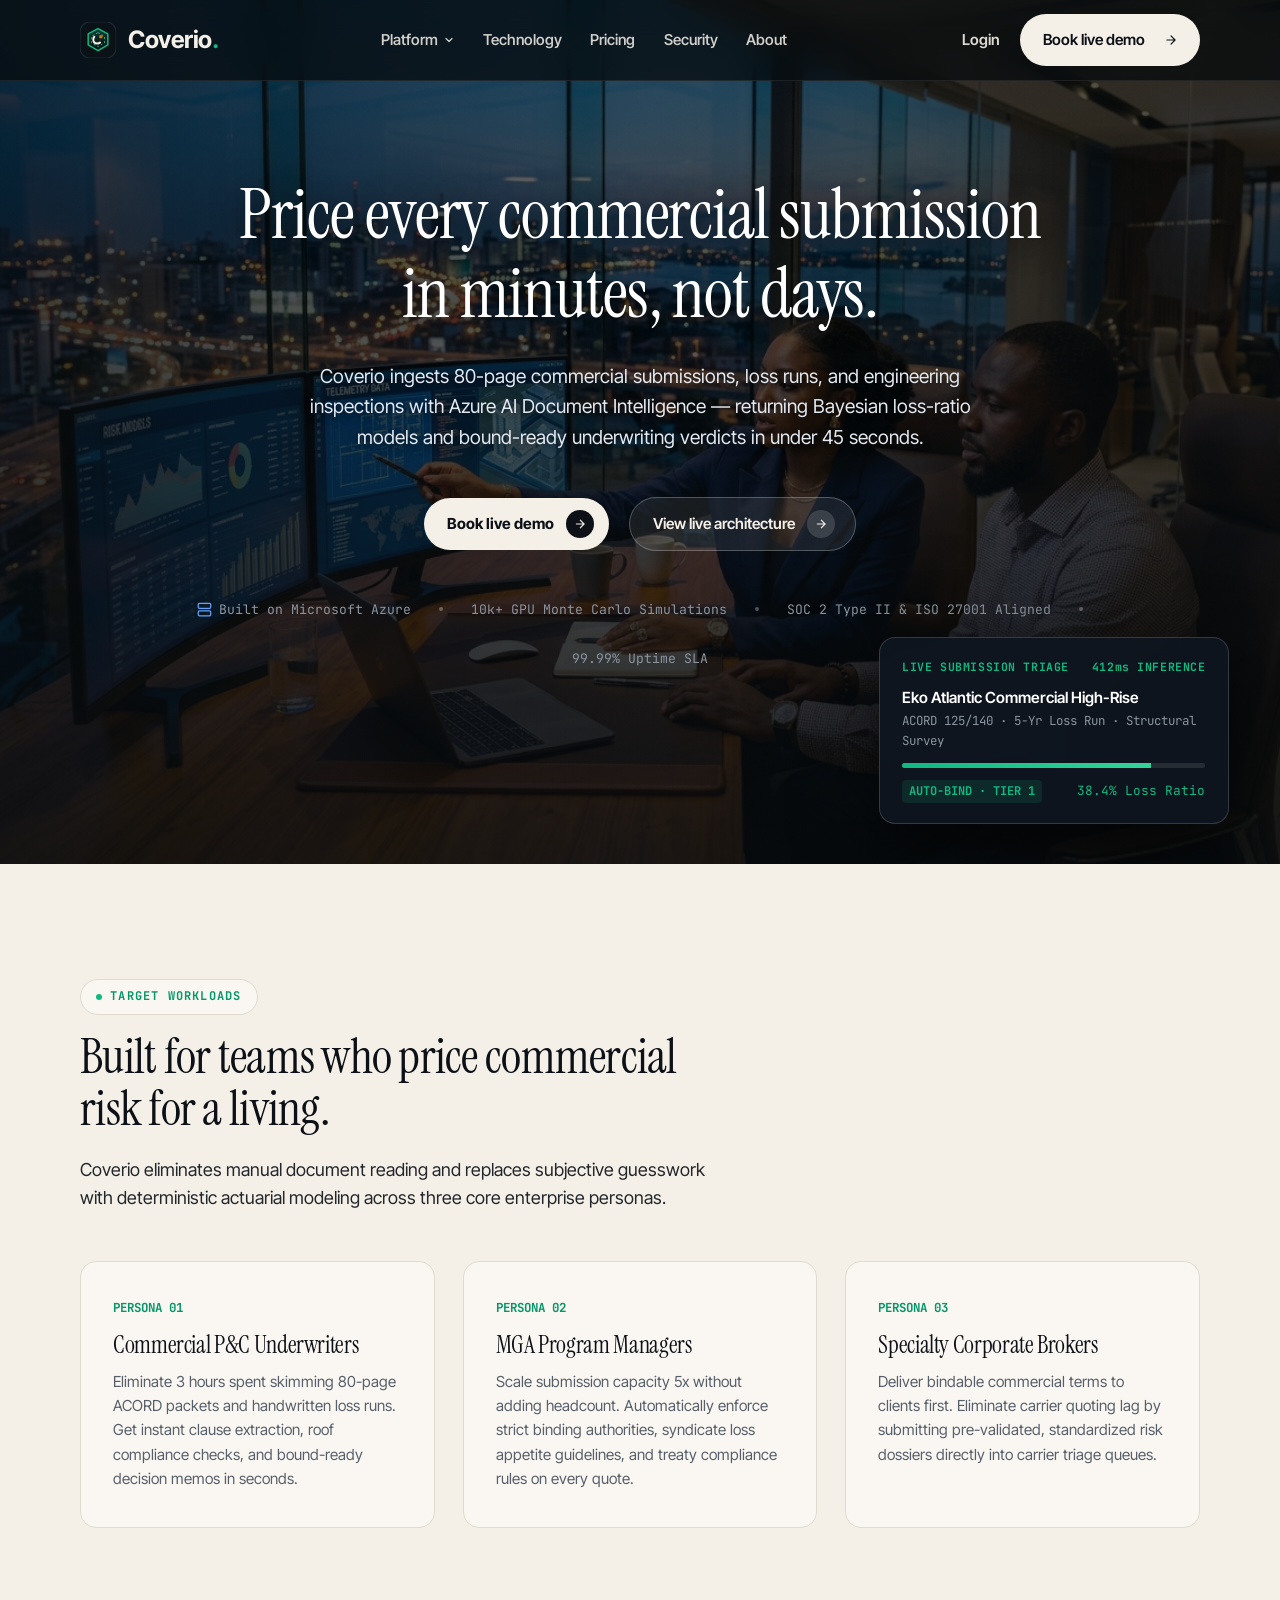
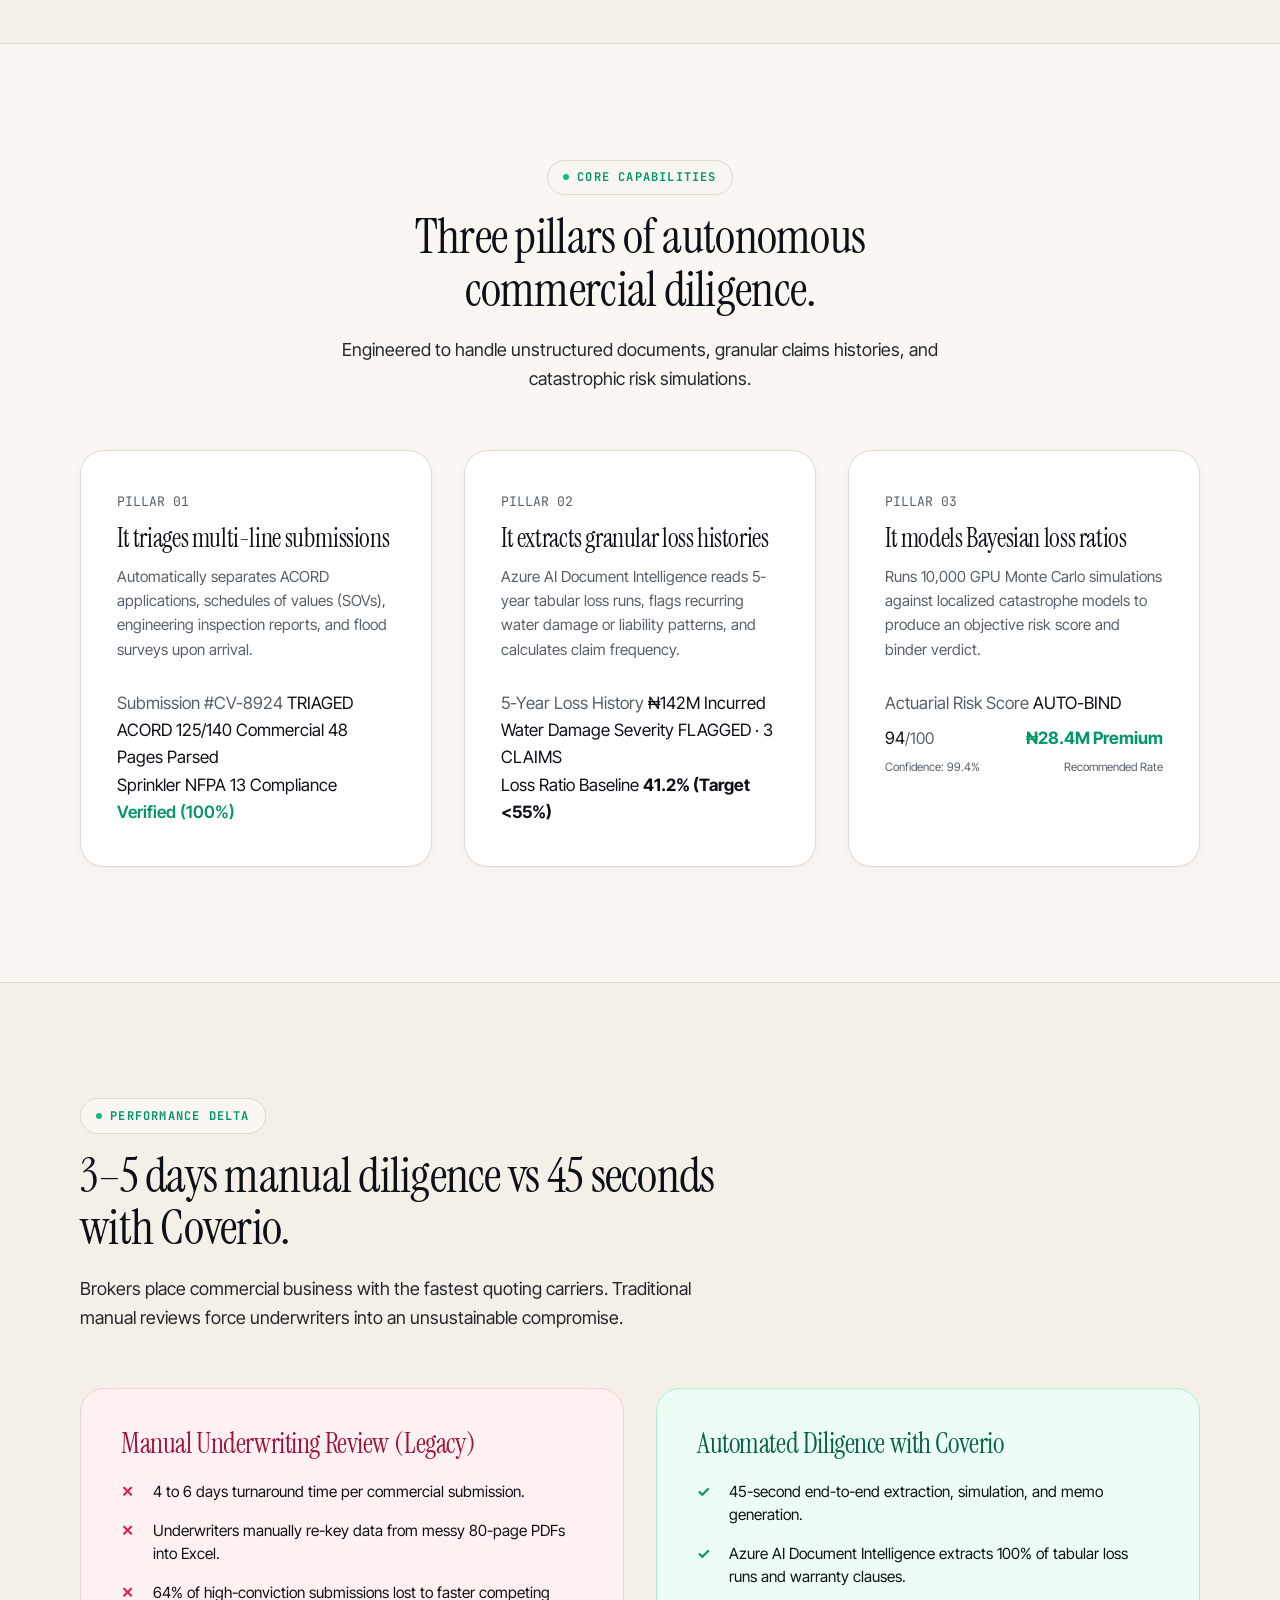
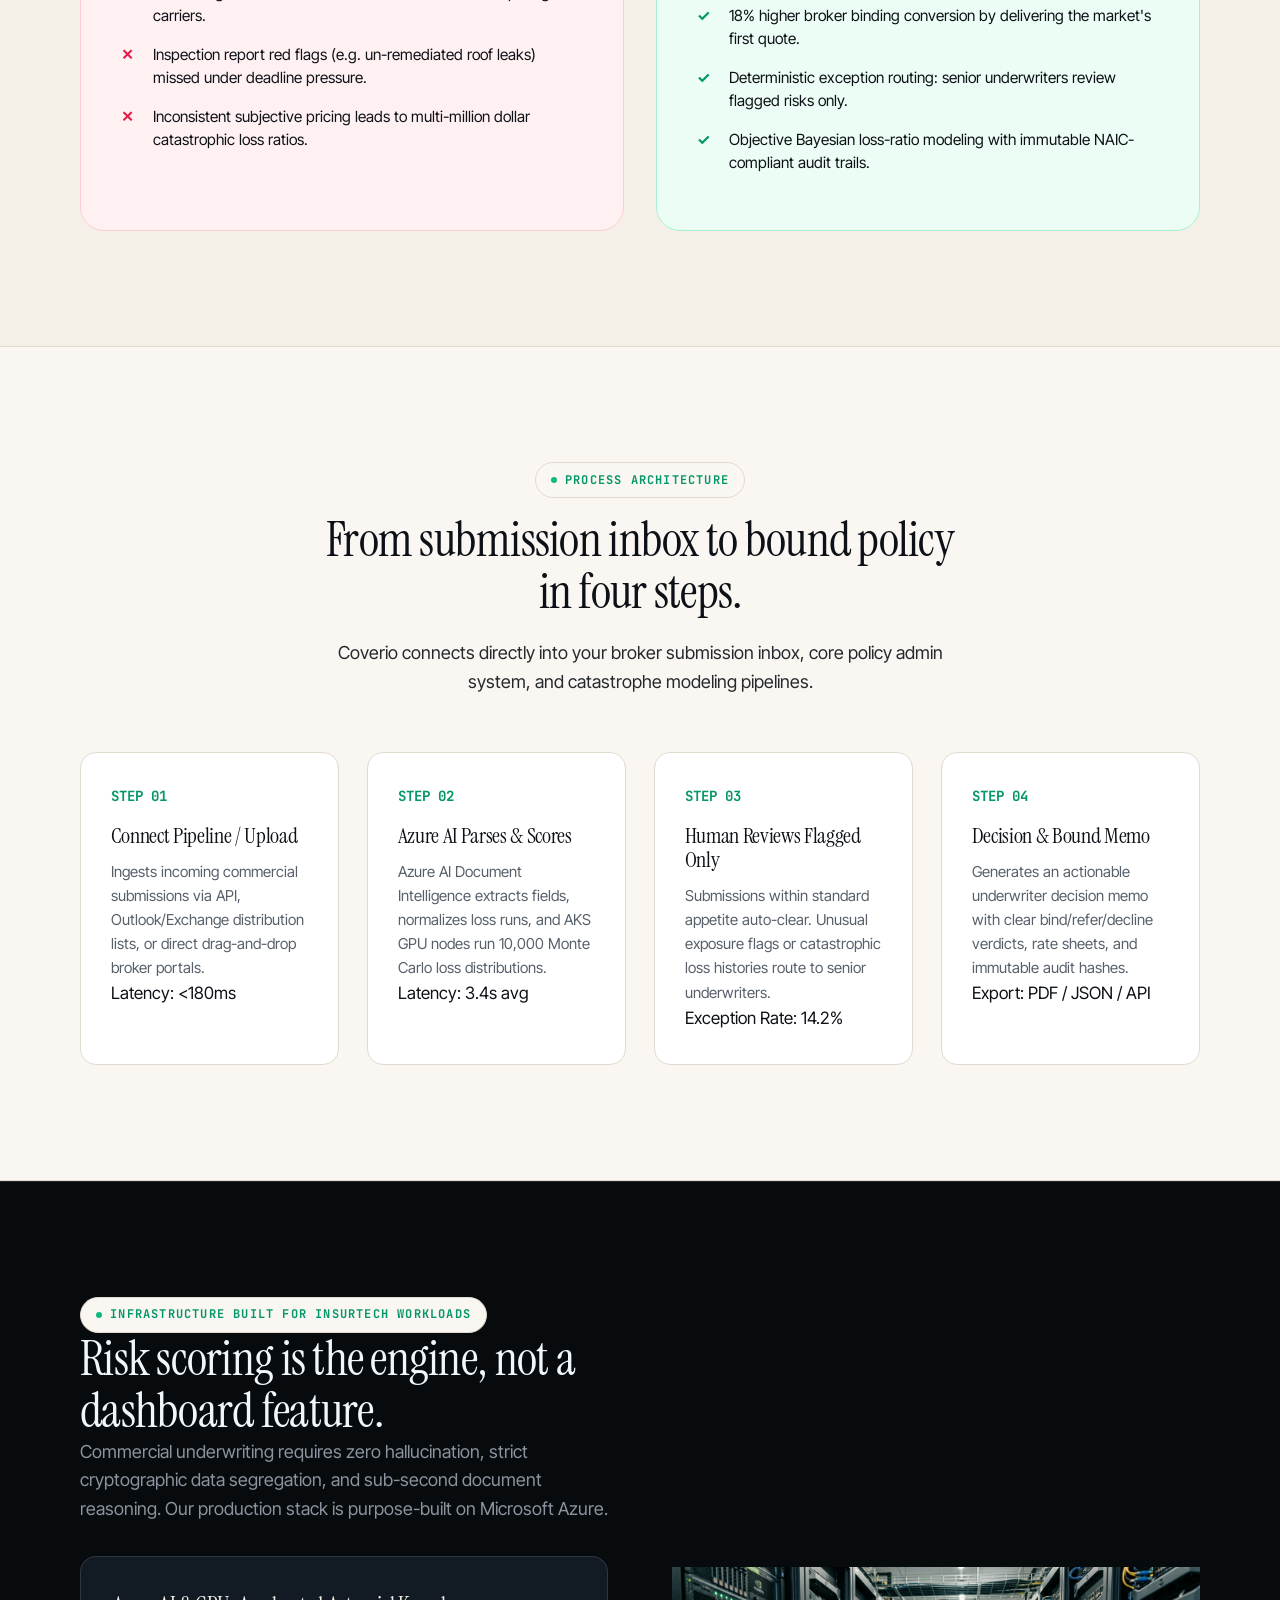
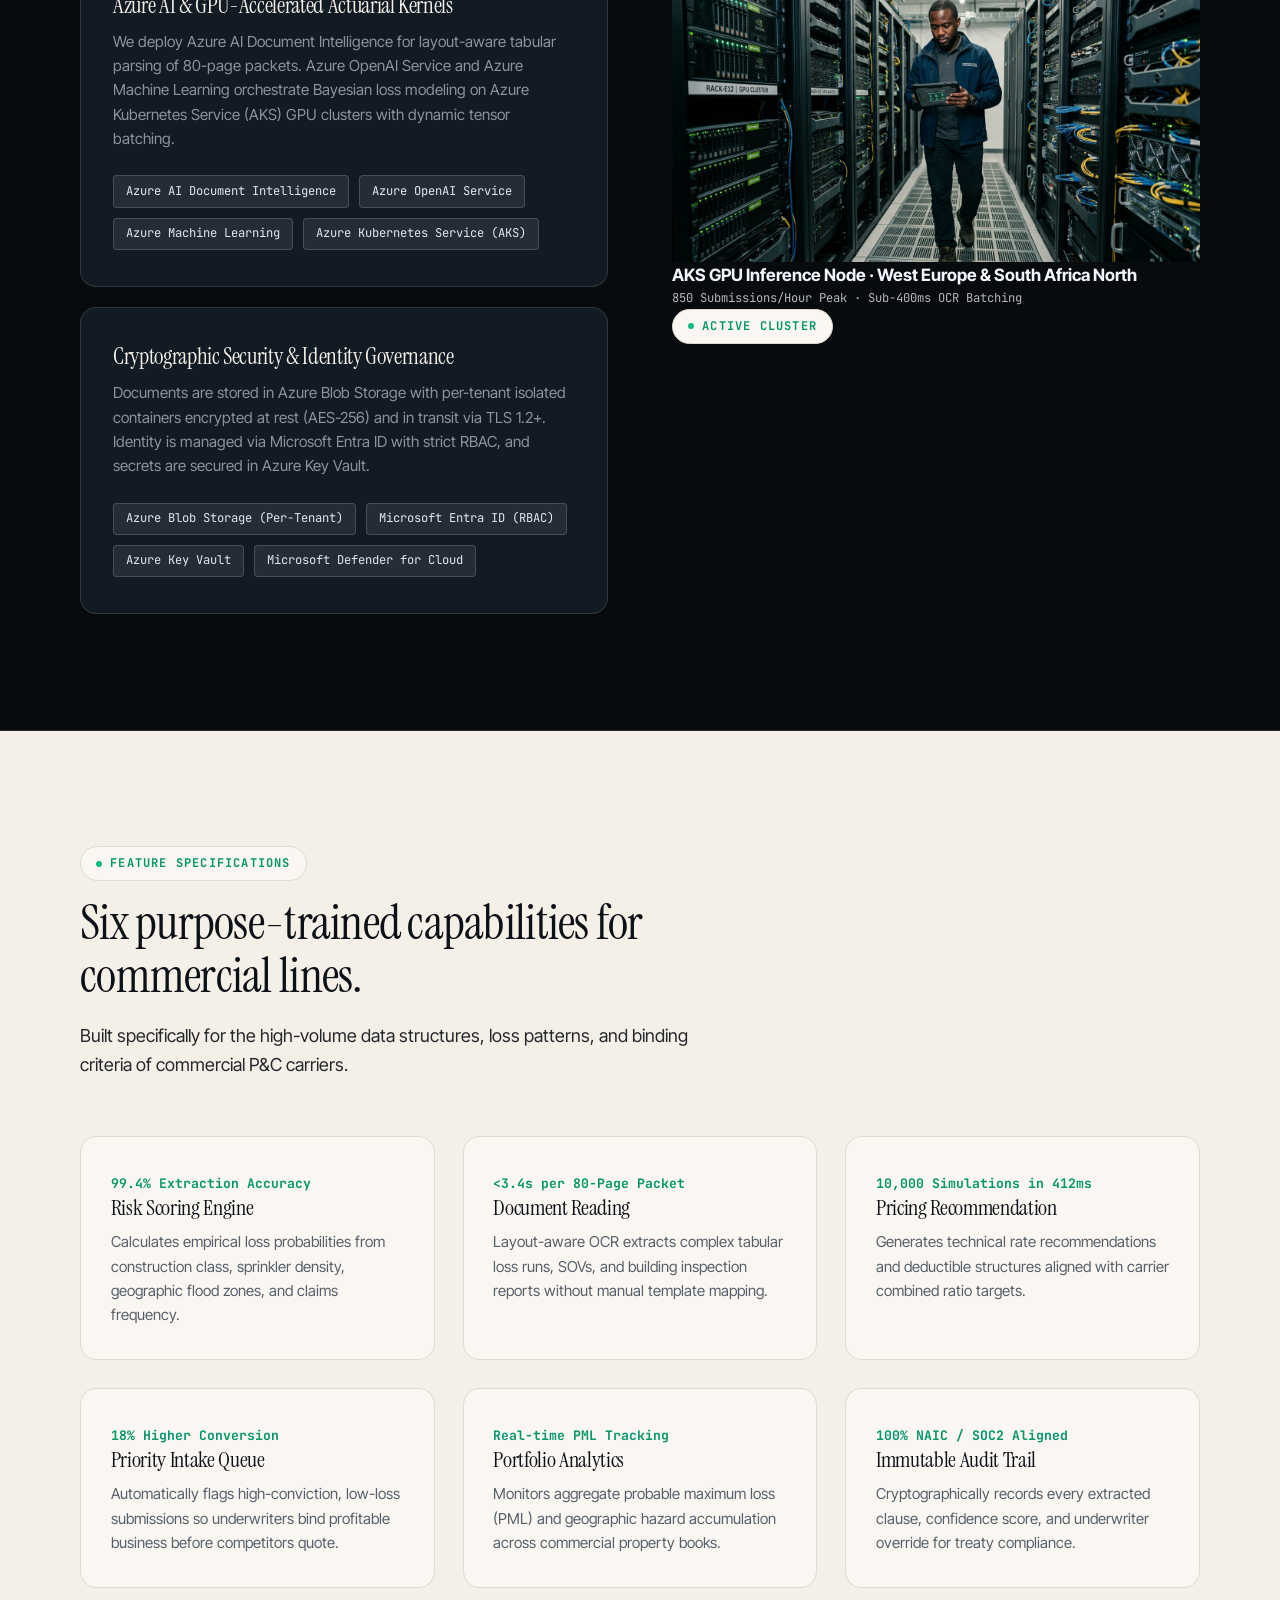
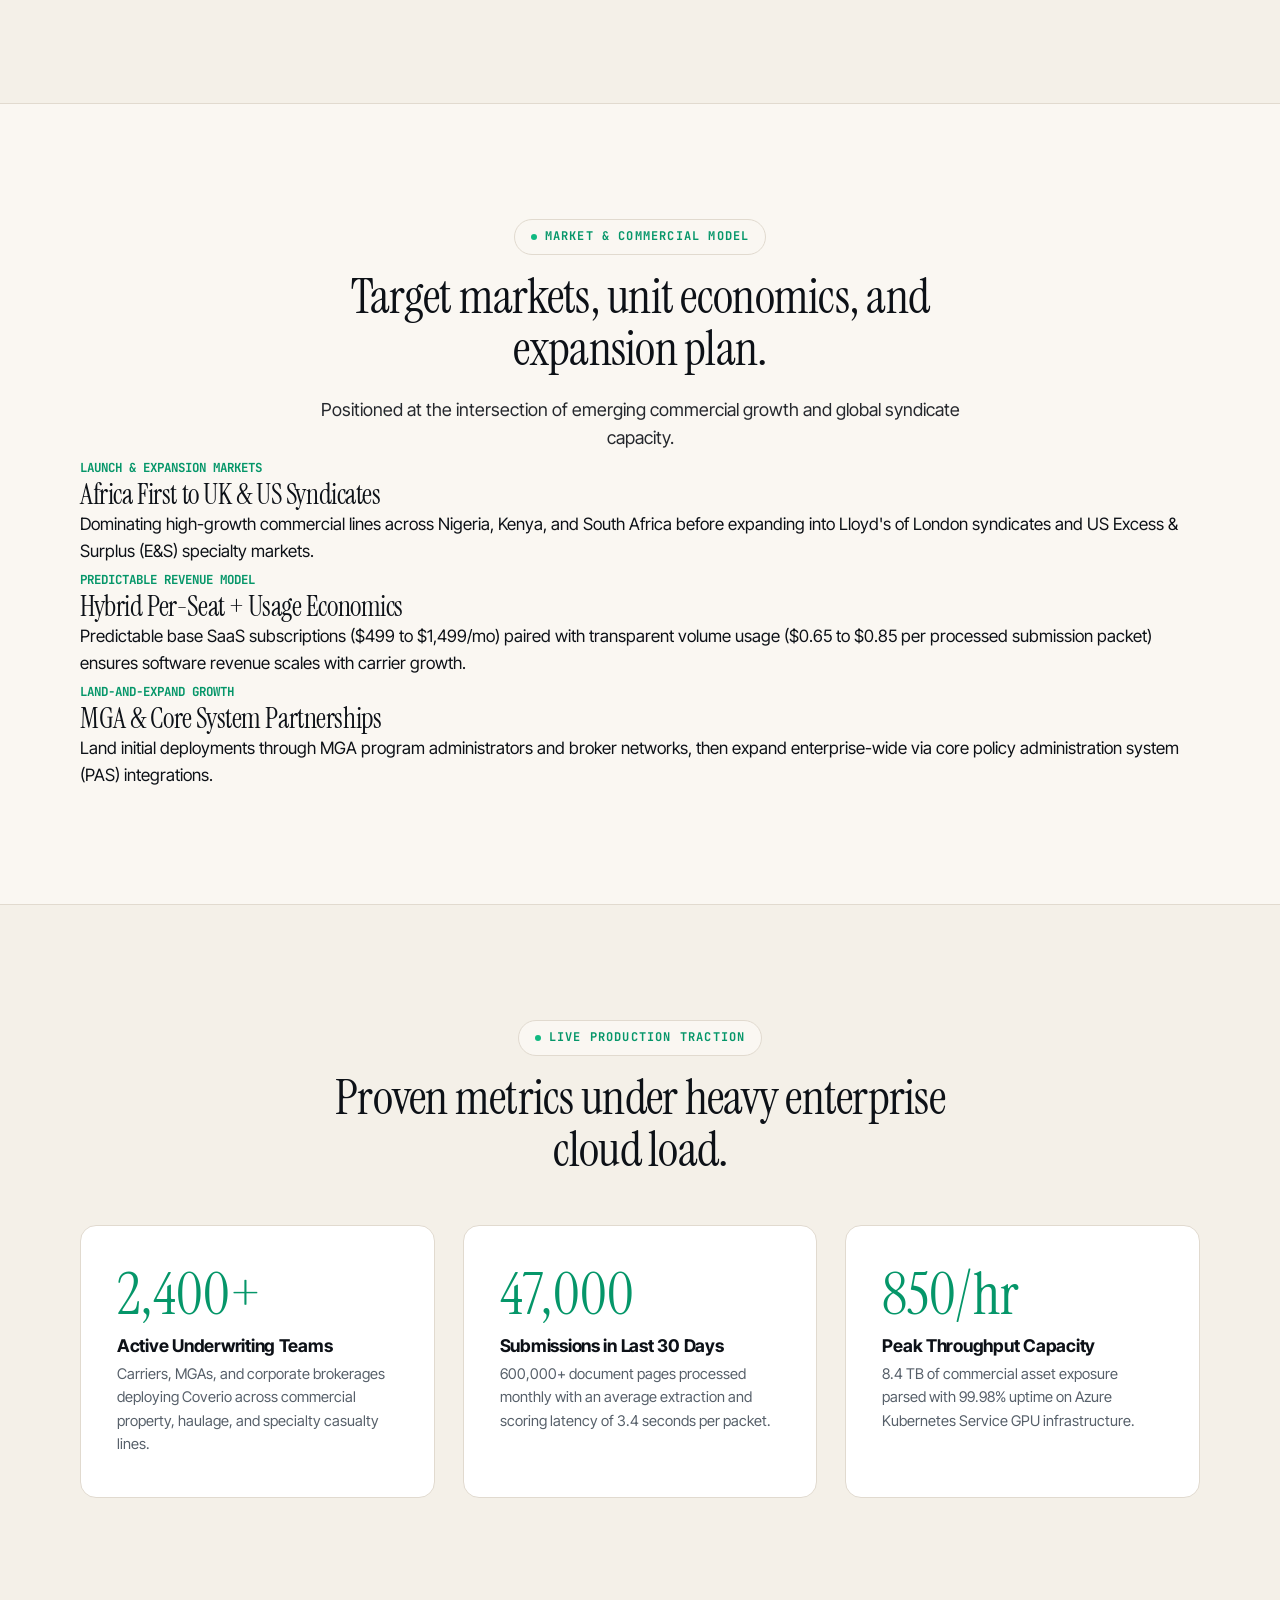
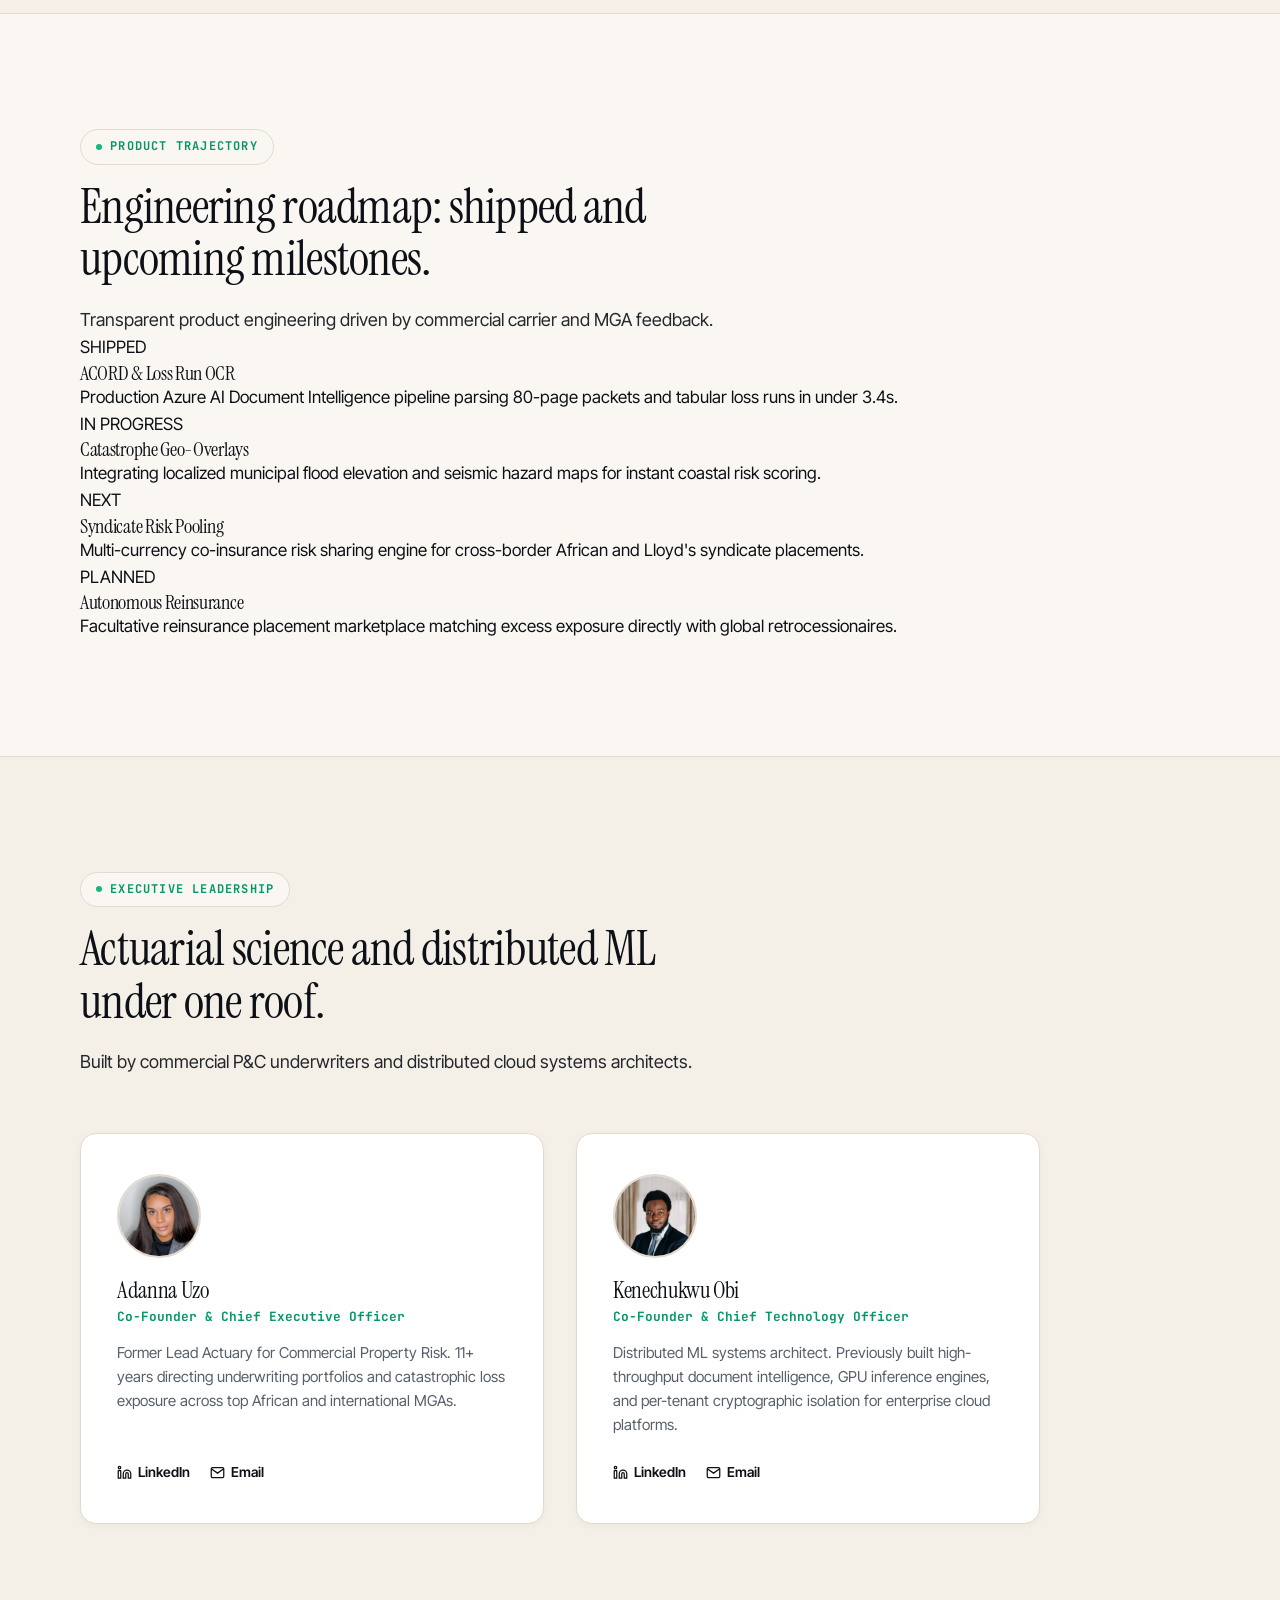
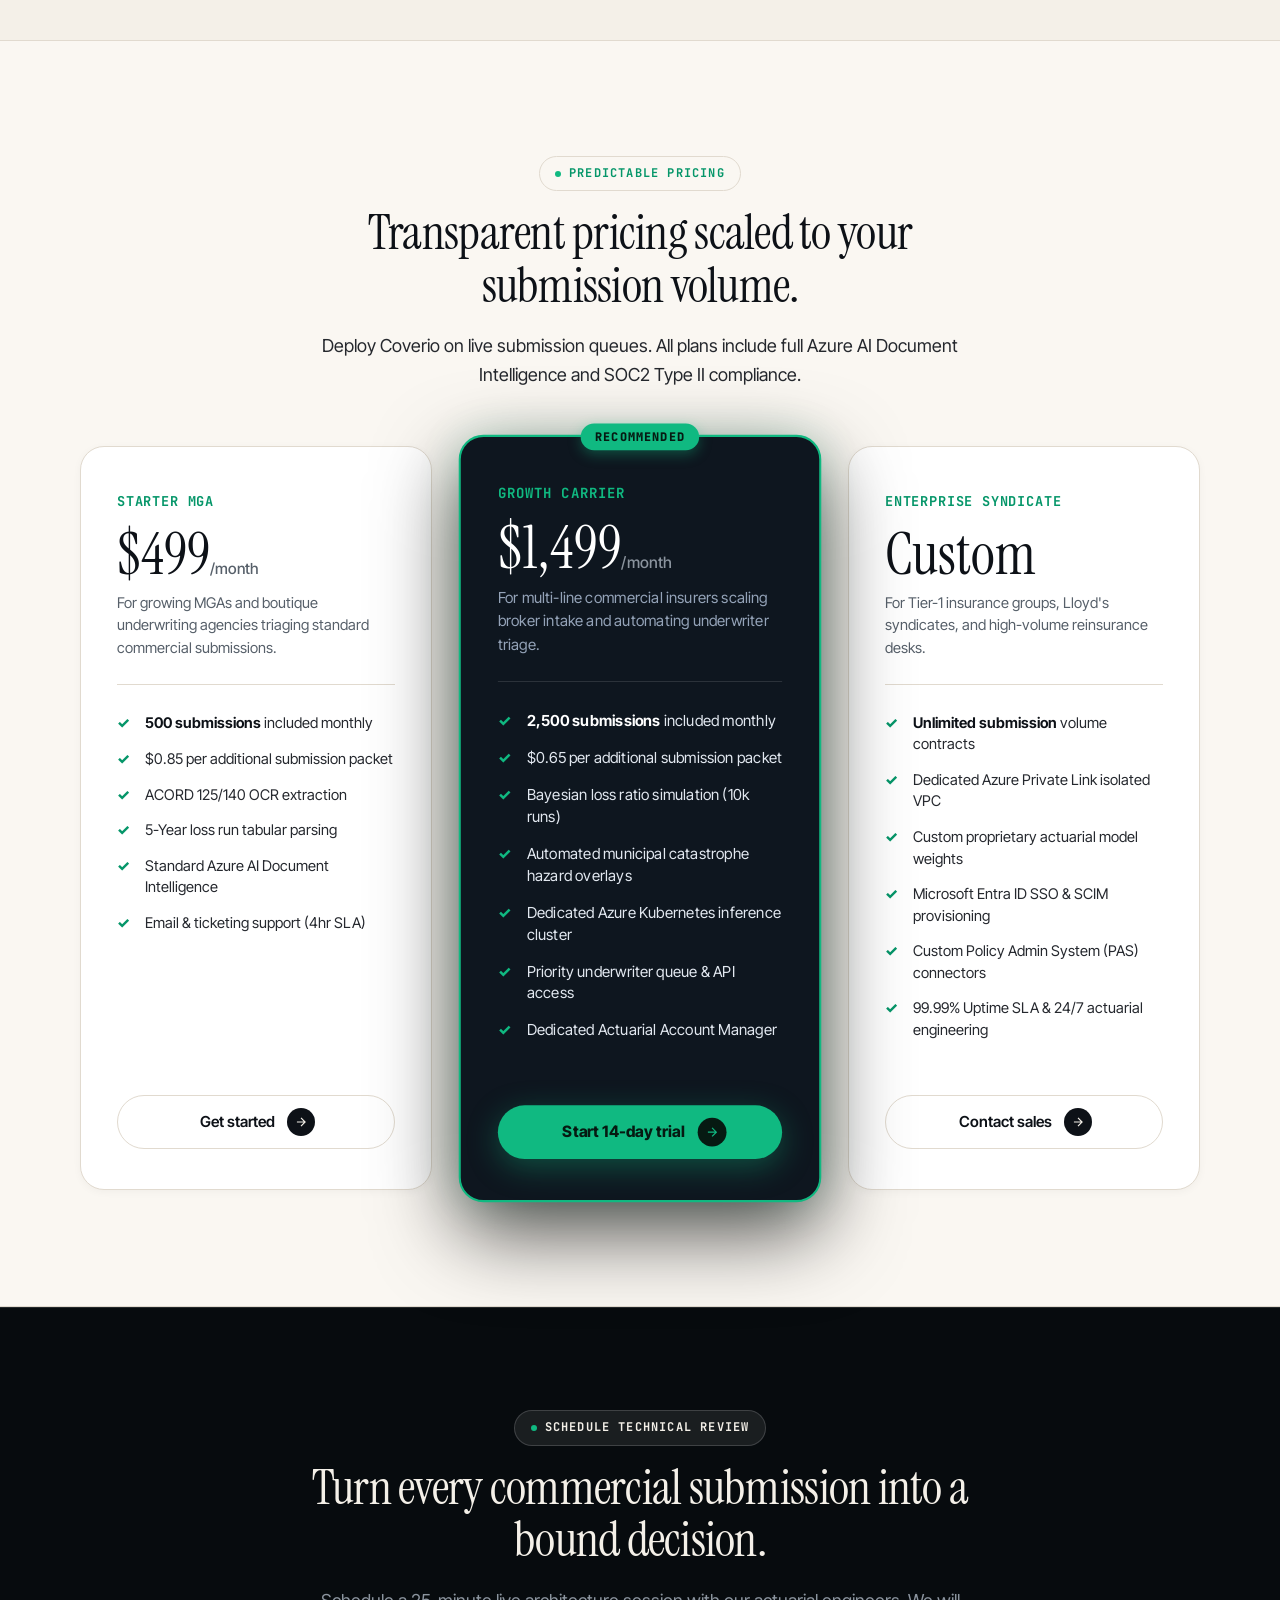
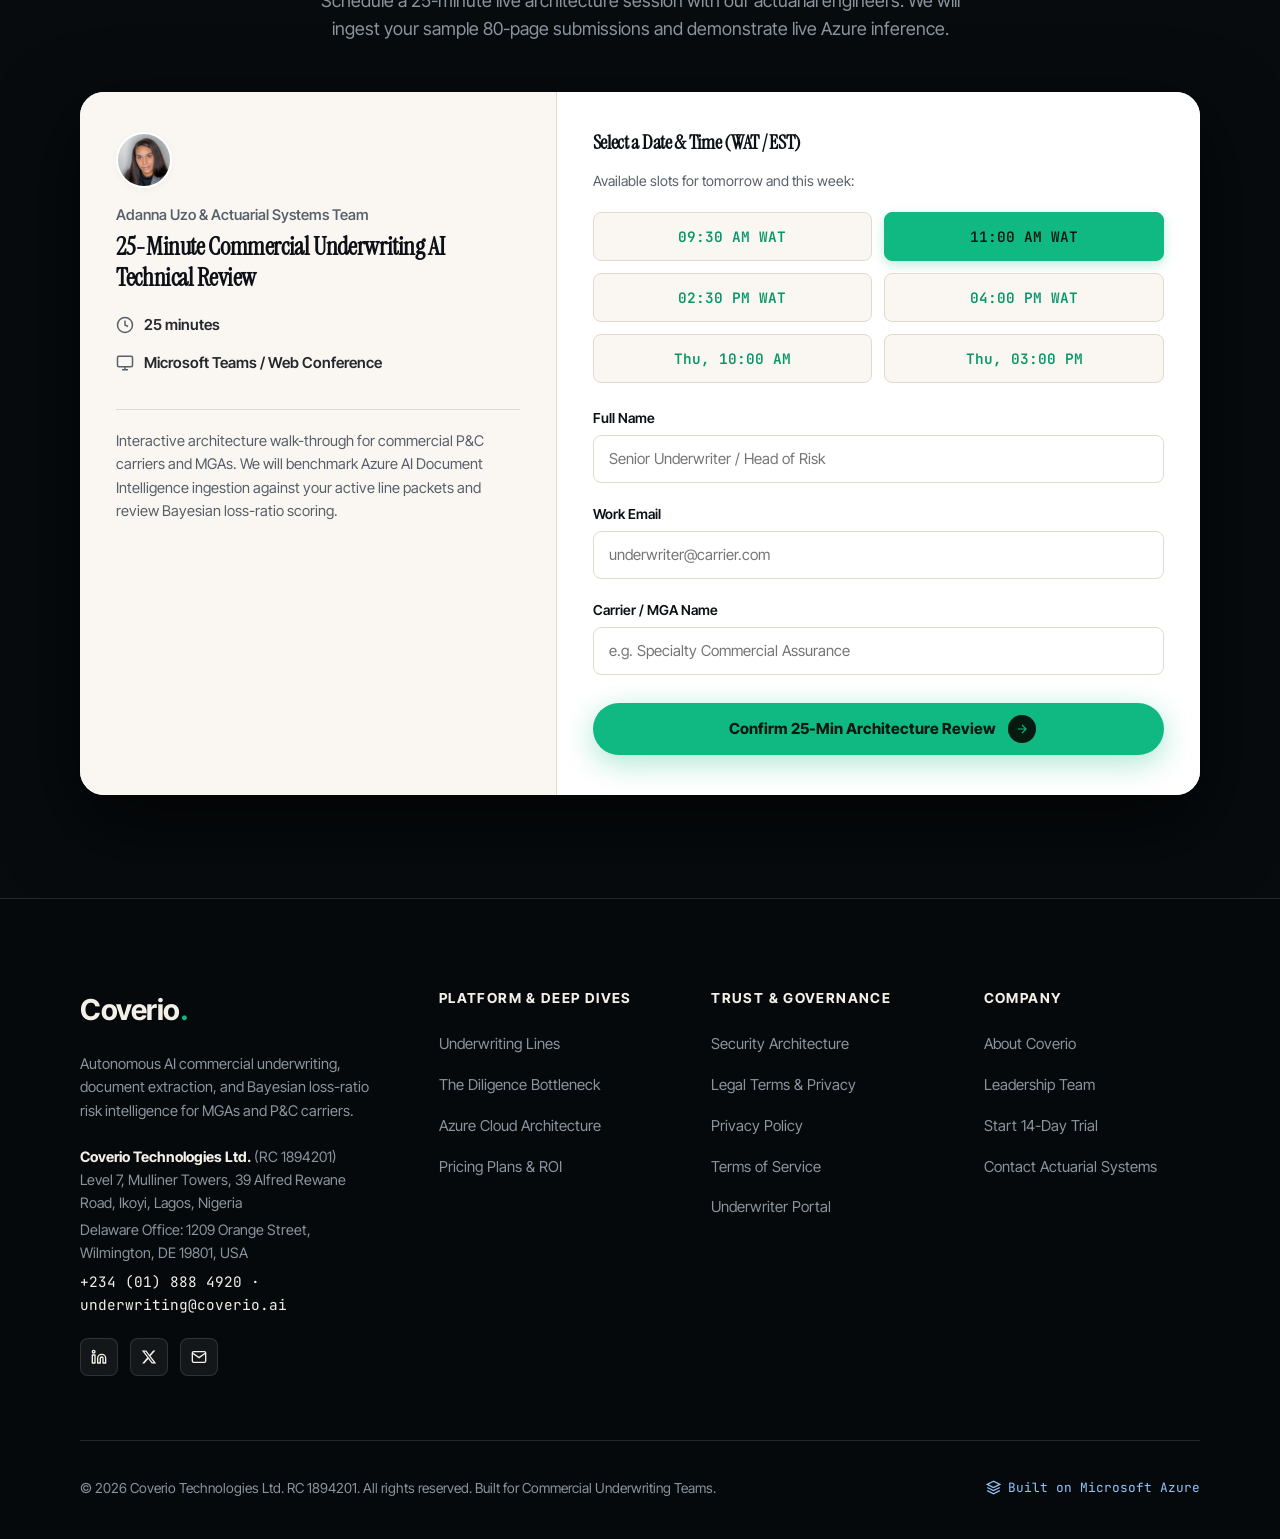
<file: index.html>
<!DOCTYPE html>
<html lang="en">
<head>
  <meta charset="UTF-8" />
  <meta name="viewport" content="width=device-width, initial-scale=1.0" />
  <title>Coverio — AI Commercial Underwriting & Loss Due Diligence Engine</title>
  <meta name="description" content="Coverio gives commercial P&C insurers, MGAs, and brokerages automated submission triage — extracting risk signals from 80-page packets and modeling Bayesian loss ratios in under 45 seconds." />
  <meta name="theme-color" content="#080E13" />
  <link rel="canonical" href="https://coverio.ai/" />

  <!-- Open Graph / Twitter -->
  <meta property="og:type" content="website" />
  <meta property="og:site_name" content="Coverio" />
  <meta property="og:title" content="Coverio — AI Commercial Underwriting & Loss Due Diligence Engine" />
  <meta property="og:description" content="Price every commercial submission in minutes, not days. Enterprise InsurTech infrastructure built on Microsoft Azure." />
  <meta property="og:image" content="assets/img/hero-underwriting.jpg" />

  <!-- Fonts: Instrument Serif (Editorial Display), Inter Tight (SaaS UI), JetBrains Mono (Telemetry) -->
  <link rel="preconnect" href="https://fonts.googleapis.com" />
  <link rel="preconnect" href="https://fonts.gstatic.com" crossorigin />
  <link href="https://fonts.googleapis.com/css2?family=Instrument+Serif:ital@0;1&family=Inter+Tight:wght@400;500;600;700&family=JetBrains+Mono:wght@400;500;600;700&display=swap" rel="stylesheet" />

  <link rel="stylesheet" href="assets/styles.css?v=10.0" />

  <!-- Structured Data: Organization -->
  <script type="application/ld+json">
  {
    "@context": "https://schema.org",
    "@type": "Organization",
    "name": "Coverio Technologies Ltd.",
    "url": "https://coverio.ai/",
    "logo": "https://coverio.ai/assets/logo-mark.svg",
    "description": "AI-powered commercial insurance underwriting, document extraction, and Bayesian loss-ratio modeling on Microsoft Azure.",
    "email": "underwriting@coverio.ai"
  }
  </script>
</head>
<body>
  <a class="skip-link" href="#main">Skip to content</a>

  <!-- ============================ HEADER ============================ -->
  <header class="site-header over-hero" id="siteHeader">
    <div class="container">
      <a href="index.html" class="brand" aria-label="Coverio Home">
        <svg class="brand-mark" viewBox="0 0 44 44" width="36" height="36" fill="none" xmlns="http://www.w3.org/2000/svg">
          <rect width="44" height="44" rx="12" fill="#0A1117" stroke="#1C2833" stroke-width="1.5"/>
          <path d="M22 8L34 14.5V28L22 35L10 28V14.5L22 8Z" fill="url(#coverioGrad)" stroke="#10B981" stroke-width="1.8" stroke-linejoin="round"/>
          <path d="M22 13L30 17.5V25.5L22 30L14 25.5V17.5L22 13Z" stroke="#34D399" stroke-width="1.2" stroke-dasharray="2.5 2.5" stroke-opacity="0.8"/>
          <path d="M17.5 18C15.8 19.8 15.8 23.2 17.5 25C19.2 26.8 22.8 26.8 24.5 25" stroke="#F5F1E9" stroke-width="2.4" stroke-linecap="round"/>
          <circle cx="25.5" cy="18" r="2.2" fill="#D97706"/>
          <defs>
            <linearGradient id="coverioGrad" x1="22" y1="8" x2="22" y2="35" gradientUnits="userSpaceOnUse">
              <stop stop-color="#10B981" stop-opacity="0.32"/>
              <stop offset="1" stop-color="#0A1117" stop-opacity="0.08"/>
            </linearGradient>
          </defs>
        </svg>
        <span class="brand-text">Coverio<span>.</span></span>
      </a>

      <nav class="nav-links" aria-label="Primary Navigation">
        <div class="nav-dropdown">
          <span class="nav-dropdown-trigger">
            Platform
            <svg width="12" height="12" viewBox="0 0 24 24" fill="none" stroke="currentColor" stroke-width="2.5" stroke-linecap="round" stroke-linejoin="round"><polyline points="6 9 12 15 18 9"></polyline></svg>
          </span>
          <div class="nav-dropdown-panel">
            <a href="solution.html">
              <span class="dropdown-icon">
                <svg width="16" height="16" viewBox="0 0 24 24" fill="none" stroke="currentColor" stroke-width="2"><path d="M22 11.08V12a10 10 0 1 1-5.93-9.14"/><polyline points="22 4 12 14.01 9 11.01"/></svg>
              </span>
              <span class="dropdown-label">
                <span>Solutions</span>
                <small>Underwriting models by commercial line</small>
              </span>
            </a>
            <a href="problem.html">
              <span class="dropdown-icon">
                <svg width="16" height="16" viewBox="0 0 24 24" fill="none" stroke="currentColor" stroke-width="2"><circle cx="12" cy="12" r="10"/><line x1="12" y1="8" x2="12" y2="12"/><line x1="12" y1="16" x2="12.01" y2="16"/></svg>
              </span>
              <span class="dropdown-label">
                <span>The Problem</span>
                <small>Legacy submission drag & loss ratios</small>
              </span>
            </a>
          </div>
        </div>
        <a href="technology.html">Technology</a>
        <a href="pricing.html">Pricing</a>
        <a href="security.html">Security</a>
        <a href="about.html">About</a>
      </nav>

      <div class="nav-actions">
        <a href="login.html" class="nav-login">Login</a>
        <button type="button" class="btn header-cta" data-open-modal>
          Book live demo
          <span class="btn-arrow">
            <svg width="14" height="14" viewBox="0 0 24 24" fill="none" stroke="currentColor" stroke-width="2" stroke-linecap="round" stroke-linejoin="round"><path d="M5 12h14M12 5l7 7-7 7"/></svg>
          </span>
        </button>
      </div>

      <button class="nav-toggle" id="navToggle" type="button" aria-label="Toggle navigation menu">
        <svg width="22" height="22" viewBox="0 0 24 24" fill="none" stroke="currentColor" stroke-width="2" stroke-linecap="round" stroke-linejoin="round"><line x1="3" y1="12" x2="21" y2="12"></line><line x1="3" y1="6" x2="21" y2="6"></line><line x1="3" y1="18" x2="21" y2="18"></line></svg>
      </button>
    </div>
  </header>

  <!-- Fullscreen Mobile Menu -->
  <div class="mobile-menu" id="mobileMenu" data-open="false">
    <a href="solution.html">Solutions</a>
    <a href="problem.html">The Problem</a>
    <a href="technology.html">Technology &amp; Stack</a>
    <a href="pricing.html">Pricing Plans</a>
    <a href="security.html">Security Architecture</a>
    <a href="about.html">About Coverio</a>
    <a href="login.html">Underwriter Login</a>
    <button type="button" class="btn btn--primary" style="margin-top: 1.5rem;" data-open-modal>
      Book live demo
      <span class="btn-arrow"><svg width="14" height="14" viewBox="0 0 24 24" fill="none" stroke="currentColor" stroke-width="2"><path d="M5 12h14M12 5l7 7-7 7"/></svg></span>
    </button>
  </div>

  <main id="main">

        <!-- ============================ 1. HERO (Centralized + Cinematic Backdrop + Centerpiece Dossier) ============================ -->
    <section class="hero" id="home">
      <!-- Cinematic Underwriting Operations Backdrop -->
      <div class="hero__backdrop">
        <img src="assets/img/hero-underwriting.jpg" alt="Commercial Underwriting Operations Headquarters" class="hero__backdrop-img" />
        <div class="hero__backdrop-overlay"></div>
      </div>

      <div class="hero__inner">
        <div class="container">
          
          <h1>Price every commercial submission<br class="desktop-only" /> in minutes, not days.</h1>
          <p class="lead">Coverio ingests 80-page commercial submissions, loss runs, and engineering inspections with Azure AI Document Intelligence — returning Bayesian loss-ratio models and bound-ready underwriting verdicts in under 45 seconds.</p>

          <div class="hero__cta">
            <button type="button" class="btn btn--on-dark" data-open-modal>
              Book live demo
              <span class="btn-arrow">
                <svg width="14" height="14" viewBox="0 0 24 24" fill="none" stroke="currentColor" stroke-width="2"><path d="M5 12h14M12 5l7 7-7 7"/></svg>
              </span>
            </button>
            <a href="technology.html" class="btn btn--ghost-dark">
              View live architecture
              <span class="btn-arrow">
                <svg width="14" height="14" viewBox="0 0 24 24" fill="none" stroke="currentColor" stroke-width="2"><path d="M5 12h14M12 5l7 7-7 7"/></svg>
              </span>
            </a>
          </div>

          <div class="hero__trust-strip">
            <span>
              <svg width="15" height="15" viewBox="0 0 24 24" fill="none" stroke="currentColor" stroke-width="2"><rect x="2" y="2" width="20" height="8" rx="2"/><rect x="2" y="14" width="20" height="8" rx="2"/><line x1="6" y1="6" x2="6.01" y2="6"/><line x1="6" y1="18" x2="6.01" y2="18"/></svg>
              Built on Microsoft Azure
            </span>
            <span class="dot"></span>
            <span>10k+ GPU Monte Carlo Simulations</span>
            <span class="dot"></span>
            <span>SOC 2 Type II &amp; ISO 27001 Aligned</span>
            <span class="dot"></span>
            <span>99.99% Uptime SLA</span>
          </div>

        </div>
      </div>

      <!-- Floating Underwriting Live Widget -->
      <div class="hero__floating-widget">
        <div class="widget-tag">
          <span>LIVE SUBMISSION TRIAGE</span>
          <span>412ms INFERENCE</span>
        </div>
        <div class="widget-title">Eko Atlantic Commercial High-Rise</div>
        <div class="widget-sub">ACORD 125/140 · 5-Yr Loss Run · Structural Survey</div>
        <div class="widget-gauge-bar">
          <div class="widget-gauge-fill"></div>
        </div>
        <div style="display: flex; justify-content: space-between; align-items: center;">
          <span class="widget-verdict">AUTO-BIND · TIER 1</span>
          <span style="font-family: var(--font-mono); font-size: 0.8rem; color: var(--emerald);">38.4% Loss Ratio</span>
        </div>
      </div>
    </section>

    <!-- ============================ 2. BUILT FOR ============================ -->
    <section class="section" id="built-for">
      <div class="container">
        <div class="section-head">
          <span class="chip">Target Workloads</span>
          <h2>Built for teams who price commercial risk for a living.</h2>
          <p class="lead">Coverio eliminates manual document reading and replaces subjective guesswork with deterministic actuarial modeling across three core enterprise personas.</p>
        </div>

        <div class="built-for-grid">
          <div class="persona-card">
            <div class="persona-tag">Persona 01</div>
            <h3>Commercial P&C Underwriters</h3>
            <p>Eliminate 3 hours spent skimming 80-page ACORD packets and handwritten loss runs. Get instant clause extraction, roof compliance checks, and bound-ready decision memos in seconds.</p>
          </div>

          <div class="persona-card">
            <div class="persona-tag">Persona 02</div>
            <h3>MGA Program Managers</h3>
            <p>Scale submission capacity 5x without adding headcount. Automatically enforce strict binding authorities, syndicate loss appetite guidelines, and treaty compliance rules on every quote.</p>
          </div>

          <div class="persona-card">
            <div class="persona-tag">Persona 03</div>
            <h3>Specialty Corporate Brokers</h3>
            <p>Deliver bindable commercial terms to clients first. Eliminate carrier quoting lag by submitting pre-validated, standardized risk dossiers directly into carrier triage queues.</p>
          </div>
        </div>
      </div>
    </section>

    <!-- ============================ 3. THREE PILLARS (With UI Mini Mocks) ============================ -->
    <section class="section" id="pillars" style="background: var(--paper); border-block: 1px solid var(--line);">
      <div class="container">
        <div class="section-head section-head--center">
          <span class="chip">Core Capabilities</span>
          <h2>Three pillars of autonomous commercial diligence.</h2>
          <p class="lead">Engineered to handle unstructured documents, granular claims histories, and catastrophic risk simulations.</p>
        </div>

        <div class="pillars-grid">
          <!-- Pillar 1 -->
          <div class="pillar-card">
            <div class="pillar-num">PILLAR 01</div>
            <h3>It triages multi-line submissions</h3>
            <p>Automatically separates ACORD applications, schedules of values (SOVs), engineering inspection reports, and flood surveys upon arrival.</p>
            
            <div class="pillar-mock">
              <div class="mock-row">
                <span style="color: var(--muted);">Submission #CV-8924</span>
                <span class="mock-badge mock-badge--green">TRIAGED</span>
              </div>
              <div class="mock-row">
                <span>ACORD 125/140 Commercial</span>
                <span>48 Pages Parsed</span>
              </div>
              <div class="mock-row">
                <span>Sprinkler NFPA 13 Compliance</span>
                <span style="color: var(--emerald-deep); font-weight: 600;">Verified (100%)</span>
              </div>
            </div>
          </div>

          <!-- Pillar 2 -->
          <div class="pillar-card">
            <div class="pillar-num">PILLAR 02</div>
            <h3>It extracts granular loss histories</h3>
            <p>Azure AI Document Intelligence reads 5-year tabular loss runs, flags recurring water damage or liability patterns, and calculates claim frequency.</p>
            
            <div class="pillar-mock">
              <div class="mock-row">
                <span style="color: var(--muted);">5-Year Loss History</span>
                <span>₦142M Incurred</span>
              </div>
              <div class="mock-row">
                <span>Water Damage Severity</span>
                <span class="mock-badge mock-badge--amber">FLAGGED · 3 CLAIMS</span>
              </div>
              <div class="mock-row">
                <span>Loss Ratio Baseline</span>
                <span style="font-weight: 700;">41.2% (Target &lt;55%)</span>
              </div>
            </div>
          </div>

          <!-- Pillar 3 -->
          <div class="pillar-card">
            <div class="pillar-num">PILLAR 03</div>
            <h3>It models Bayesian loss ratios</h3>
            <p>Runs 10,000 GPU Monte Carlo simulations against localized catastrophe models to produce an objective risk score and binder verdict.</p>
            
            <div class="pillar-mock">
              <div class="mock-row">
                <span style="color: var(--muted);">Actuarial Risk Score</span>
                <span class="mock-badge mock-badge--green">AUTO-BIND</span>
              </div>
              <div style="display: flex; justify-content: space-between; align-items: flex-end; padding-top: 8px;">
                <div>
                  <div class="mock-score-big">94<span style="font-size: 1rem; color: var(--muted);">/100</span></div>
                  <span style="font-size: 0.72rem; color: var(--muted);">Confidence: 99.4%</span>
                </div>
                <div style="text-align: right;">
                  <span style="display: block; color: var(--emerald-deep); font-weight: 700;">₦28.4M Premium</span>
                  <span style="font-size: 0.72rem; color: var(--muted);">Recommended Rate</span>
                </div>
              </div>
            </div>
          </div>
        </div>
      </div>
    </section>

    <!-- ============================ 4. PROBLEM VS WITH PRODUCT ============================ -->
    <section class="section" id="problem">
      <div class="container">
        <div class="section-head">
          <span class="chip">Performance Delta</span>
          <h2>3–5 days manual diligence vs 45 seconds with Coverio.</h2>
          <p class="lead">Brokers place commercial business with the fastest quoting carriers. Traditional manual reviews force underwriters into an unsustainable compromise.</p>
        </div>

        <div class="comparison-grid">
          <div class="compare-card compare-card--old">
            <h3>Manual Underwriting Review (Legacy)</h3>
            <ul class="compare-list">
              <li>4 to 6 days turnaround time per commercial submission.</li>
              <li>Underwriters manually re-key data from messy 80-page PDFs into Excel.</li>
              <li>64% of high-conviction submissions lost to faster competing carriers.</li>
              <li>Inspection report red flags (e.g. un-remediated roof leaks) missed under deadline pressure.</li>
              <li>Inconsistent subjective pricing leads to multi-million dollar catastrophic loss ratios.</li>
            </ul>
          </div>

          <div class="compare-card compare-card--new">
            <h3>Automated Diligence with Coverio</h3>
            <ul class="compare-list">
              <li>45-second end-to-end extraction, simulation, and memo generation.</li>
              <li>Azure AI Document Intelligence extracts 100% of tabular loss runs and warranty clauses.</li>
              <li>18% higher broker binding conversion by delivering the market's first quote.</li>
              <li>Deterministic exception routing: senior underwriters review flagged risks only.</li>
              <li>Objective Bayesian loss-ratio modeling with immutable NAIC-compliant audit trails.</li>
            </ul>
          </div>
        </div>
      </div>
    </section>

    <!-- ============================ 5. HOW IT WORKS (4 STEPS) ============================ -->
    <section class="section" id="workflow" style="background: var(--paper); border-block: 1px solid var(--line);">
      <div class="container">
        <div class="section-head section-head--center">
          <span class="chip">Process Architecture</span>
          <h2>From submission inbox to bound policy in four steps.</h2>
          <p class="lead">Coverio connects directly into your broker submission inbox, core policy admin system, and catastrophe modeling pipelines.</p>
        </div>

        <div class="steps-grid">
          <div class="step-card">
            <div class="step-num">STEP 01</div>
            <h3>Connect Pipeline / Upload</h3>
            <p>Ingests incoming commercial submissions via API, Outlook/Exchange distribution lists, or direct drag-and-drop broker portals.</p>
            <span class="step-stamp">Latency: &lt;180ms</span>
          </div>

          <div class="step-card">
            <div class="step-num">STEP 02</div>
            <h3>Azure AI Parses & Scores</h3>
            <p>Azure AI Document Intelligence extracts fields, normalizes loss runs, and AKS GPU nodes run 10,000 Monte Carlo loss distributions.</p>
            <span class="step-stamp">Latency: 3.4s avg</span>
          </div>

          <div class="step-card">
            <div class="step-num">STEP 03</div>
            <h3>Human Reviews Flagged Only</h3>
            <p>Submissions within standard appetite auto-clear. Unusual exposure flags or catastrophic loss histories route to senior underwriters.</p>
            <span class="step-stamp">Exception Rate: 14.2%</span>
          </div>

          <div class="step-card">
            <div class="step-num">STEP 04</div>
            <h3>Decision & Bound Memo</h3>
            <p>Generates an actionable underwriter decision memo with clear bind/refer/decline verdicts, rate sheets, and immutable audit hashes.</p>
            <span class="step-stamp">Export: PDF / JSON / API</span>
          </div>
        </div>
      </div>
    </section>

    <!-- ============================ 6. TECHNOLOGY (Azure Native) ============================ -->
    <section class="section tech-band" id="technology">
      <div class="container">
        <div class="split">
          <div>
            <span class="chip chip--azure">Infrastructure Built for InsurTech Workloads</span>
            <h2>Risk scoring is the engine, not a dashboard feature.</h2>
            <p class="lead" style="color: var(--obsidian-muted);">Commercial underwriting requires zero hallucination, strict cryptographic data segregation, and sub-second document reasoning. Our production stack is purpose-built on Microsoft Azure.</p>

            <div style="display: flex; flex-direction: column; gap: 1.25rem; margin-top: 2rem;">
              <div class="tech-feature-card">
                <h3>Azure AI & GPU-Accelerated Actuarial Kernels</h3>
                <p>We deploy Azure AI Document Intelligence for layout-aware tabular parsing of 80-page packets. Azure OpenAI Service and Azure Machine Learning orchestrate Bayesian loss modeling on Azure Kubernetes Service (AKS) GPU clusters with dynamic tensor batching.</p>
                <div class="tech-chips-row">
                  <span class="tech-chip">Azure AI Document Intelligence</span>
                  <span class="tech-chip">Azure OpenAI Service</span>
                  <span class="tech-chip">Azure Machine Learning</span>
                  <span class="tech-chip">Azure Kubernetes Service (AKS)</span>
                </div>
              </div>

              <div class="tech-feature-card">
                <h3>Cryptographic Security & Identity Governance</h3>
                <p>Documents are stored in Azure Blob Storage with per-tenant isolated containers encrypted at rest (AES-256) and in transit via TLS 1.2+. Identity is managed via Microsoft Entra ID with strict RBAC, and secrets are secured in Azure Key Vault.</p>
                <div class="tech-chips-row">
                  <span class="tech-chip">Azure Blob Storage (Per-Tenant)</span>
                  <span class="tech-chip">Microsoft Entra ID (RBAC)</span>
                  <span class="tech-chip">Azure Key Vault</span>
                  <span class="tech-chip">Microsoft Defender for Cloud</span>
                </div>
              </div>
            </div>
          </div>

          <div class="photo-frame">
            <img src="assets/img/gpu-infrastructure.jpg" alt="Cloud systems engineer inspecting Azure-aligned GPU server cluster" width="1200" height="800" loading="lazy" />
            <div class="photo-caption">
              <div>
                <strong>AKS GPU Inference Node · West Europe & South Africa North</strong>
                <p style="font-family: var(--font-mono); font-size: 0.76rem; color: rgba(255,255,255,0.7);">850 Submissions/Hour Peak · Sub-400ms OCR Batching</p>
              </div>
              <span class="chip chip--azure">Active Cluster</span>
            </div>
          </div>
        </div>
      </div>
    </section>

    <!-- ============================ 7. FEATURES (6 Max with Micro-stats) ============================ -->
    <section class="section" id="features">
      <div class="container">
        <div class="section-head">
          <span class="chip">Feature Specifications</span>
          <h2>Six purpose-trained capabilities for commercial lines.</h2>
          <p class="lead">Built specifically for the high-volume data structures, loss patterns, and binding criteria of commercial P&C carriers.</p>
        </div>

        <div class="features-six-grid">
          <div class="feature-six-card">
            <span class="feature-micro-stat">99.4% Extraction Accuracy</span>
            <h3>Risk Scoring Engine</h3>
            <p>Calculates empirical loss probabilities from construction class, sprinkler density, geographic flood zones, and claims frequency.</p>
          </div>

          <div class="feature-six-card">
            <span class="feature-micro-stat">&lt;3.4s per 80-Page Packet</span>
            <h3>Document Reading</h3>
            <p>Layout-aware OCR extracts complex tabular loss runs, SOVs, and building inspection reports without manual template mapping.</p>
          </div>

          <div class="feature-six-card">
            <span class="feature-micro-stat">10,000 Simulations in 412ms</span>
            <h3>Pricing Recommendation</h3>
            <p>Generates technical rate recommendations and deductible structures aligned with carrier combined ratio targets.</p>
          </div>

          <div class="feature-six-card">
            <span class="feature-micro-stat">18% Higher Conversion</span>
            <h3>Priority Intake Queue</h3>
            <p>Automatically flags high-conviction, low-loss submissions so underwriters bind profitable business before competitors quote.</p>
          </div>

          <div class="feature-six-card">
            <span class="feature-micro-stat">Real-time PML Tracking</span>
            <h3>Portfolio Analytics</h3>
            <p>Monitors aggregate probable maximum loss (PML) and geographic hazard accumulation across commercial property books.</p>
          </div>

          <div class="feature-six-card">
            <span class="feature-micro-stat">100% NAIC / SOC2 Aligned</span>
            <h3>Immutable Audit Trail</h3>
            <p>Cryptographically records every extracted clause, confidence score, and underwriter override for treaty compliance.</p>
          </div>
        </div>
      </div>
    </section>

    <!-- ============================ 8. MARKET OPPORTUNITY ============================ -->
    <section class="section" id="market" style="background: var(--paper); border-block: 1px solid var(--line);">
      <div class="container">
        <div class="section-head section-head--center">
          <span class="chip">Market & Commercial Model</span>
          <h2>Target markets, unit economics, and expansion plan.</h2>
          <p class="lead">Positioned at the intersection of emerging commercial growth and global syndicate capacity.</p>
        </div>

        <div class="market-grid">
          <div class="market-card">
            <span class="persona-tag">Launch & Expansion Markets</span>
            <h3>Africa First to UK & US Syndicates</h3>
            <p>Dominating high-growth commercial lines across Nigeria, Kenya, and South Africa before expanding into Lloyd's of London syndicates and US Excess & Surplus (E&S) specialty markets.</p>
          </div>

          <div class="market-card">
            <span class="persona-tag">Predictable Revenue Model</span>
            <h3>Hybrid Per-Seat + Usage Economics</h3>
            <p>Predictable base SaaS subscriptions ($499 to $1,499/mo) paired with transparent volume usage ($0.65 to $0.85 per processed submission packet) ensures software revenue scales with carrier growth.</p>
          </div>

          <div class="market-card">
            <span class="persona-tag">Land-and-Expand Growth</span>
            <h3>MGA & Core System Partnerships</h3>
            <p>Land initial deployments through MGA program administrators and broker networks, then expand enterprise-wide via core policy administration system (PAS) integrations.</p>
          </div>
        </div>
      </div>
    </section>

    <!-- ============================ 9. TRACTION & LIVE LOAD ============================ -->
    <section class="section" id="traction">
      <div class="container">
        <div class="section-head section-head--center">
          <span class="chip">Live Production Traction</span>
          <h2>Proven metrics under heavy enterprise cloud load.</h2>
        </div>

        <div class="stat-pills-row" style="margin-top: 3rem;">
          <div class="stat-pill-card signal">
            <div class="stat-num">2,400+</div>
            <h4>Active Underwriting Teams</h4>
            <p>Carriers, MGAs, and corporate brokerages deploying Coverio across commercial property, haulage, and specialty casualty lines.</p>
          </div>

          <div class="stat-pill-card signal">
            <div class="stat-num">47,000</div>
            <h4>Submissions in Last 30 Days</h4>
            <p>600,000+ document pages processed monthly with an average extraction and scoring latency of 3.4 seconds per packet.</p>
          </div>

          <div class="stat-pill-card signal">
            <div class="stat-num">850/hr</div>
            <h4>Peak Throughput Capacity</h4>
            <p>8.4 TB of commercial asset exposure parsed with 99.98% uptime on Azure Kubernetes Service GPU infrastructure.</p>
          </div>
        </div>
      </div>
    </section>

    <!-- ============================ 10. ROADMAP ============================ -->
    <section class="section" id="roadmap" style="background: var(--paper); border-block: 1px solid var(--line);">
      <div class="container">
        <div class="section-head">
          <span class="chip">Product Trajectory</span>
          <h2>Engineering roadmap: shipped and upcoming milestones.</h2>
          <p class="lead">Transparent product engineering driven by commercial carrier and MGA feedback.</p>
        </div>

        <div class="roadmap-grid">
          <div class="roadmap-col">
            <span class="roadmap-status-badge roadmap-status-badge--shipped">SHIPPED</span>
            <h4>ACORD & Loss Run OCR</h4>
            <p>Production Azure AI Document Intelligence pipeline parsing 80-page packets and tabular loss runs in under 3.4s.</p>
          </div>

          <div class="roadmap-col">
            <span class="roadmap-status-badge roadmap-status-badge--progress">IN PROGRESS</span>
            <h4>Catastrophe Geo-Overlays</h4>
            <p>Integrating localized municipal flood elevation and seismic hazard maps for instant coastal risk scoring.</p>
          </div>

          <div class="roadmap-col">
            <span class="roadmap-status-badge roadmap-status-badge--next">NEXT</span>
            <h4>Syndicate Risk Pooling</h4>
            <p>Multi-currency co-insurance risk sharing engine for cross-border African and Lloyd's syndicate placements.</p>
          </div>

          <div class="roadmap-col">
            <span class="roadmap-status-badge roadmap-status-badge--planned">PLANNED</span>
            <h4>Autonomous Reinsurance</h4>
            <p>Facultative reinsurance placement marketplace matching excess exposure directly with global retrocessionaires.</p>
          </div>
        </div>
      </div>
    </section>

    <!-- ============================ 11. TEAM ============================ -->
    <section class="section" id="team">
      <div class="container">
        <div class="section-head">
          <span class="chip">Executive Leadership</span>
          <h2>Actuarial science and distributed ML under one roof.</h2>
          <p class="lead">Built by commercial P&C underwriters and distributed cloud systems architects.</p>
        </div>

        <div class="team-split-grid">
          <div class="team-profile-card">
            <div class="team-avatar">
              <img src="assets/team/adanna-uzo.jpg" alt="Portrait of Adanna Uzo" width="320" height="320" loading="lazy" />
            </div>
            <h3 class="team-name">Adanna Uzo</h3>
            <div class="team-role">Co-Founder &amp; Chief Executive Officer</div>
            <p class="team-bio">Former Lead Actuary for Commercial Property Risk. 11+ years directing underwriting portfolios and catastrophic loss exposure across top African and international MGAs.</p>
            <div class="team-links-row">
              <a href="https://linkedin.com" target="_blank" rel="noopener" class="team-link" aria-label="Adanna Uzo on LinkedIn">
                <svg width="15" height="15" viewBox="0 0 24 24" fill="none" stroke="currentColor" stroke-width="2" stroke-linecap="round" stroke-linejoin="round"><path d="M16 8a6 6 0 0 1 6 6v7h-4v-7a2 2 0 0 0-2-2 2 2 0 0 0-2 2v7h-4v-7a6 6 0 0 1 6-6z"/><rect x="2" y="9" width="4" height="12"/><circle cx="4" cy="4" r="2"/></svg>
                LinkedIn
              </a>
              <a href="mailto:adanna@coverio.ai" class="team-link" aria-label="Email Adanna Uzo">
                <svg width="15" height="15" viewBox="0 0 24 24" fill="none" stroke="currentColor" stroke-width="2"><path d="M4 4h16c1.1 0 2 .9 2 2v12c0 1.1-.9 2-2 2H4c-1.1 0-2-.9-2-2V6c0-1.1.9-2 2-2z"/><polyline points="22,6 12,13 2,6"/></svg>
                Email
              </a>
            </div>
          </div>

          <div class="team-profile-card">
            <div class="team-avatar">
              <img src="assets/team/kenechukwu-obi.jpg" alt="Portrait of Kenechukwu Obi" width="320" height="320" loading="lazy" />
            </div>
            <h3 class="team-name">Kenechukwu Obi</h3>
            <div class="team-role">Co-Founder &amp; Chief Technology Officer</div>
            <p class="team-bio">Distributed ML systems architect. Previously built high-throughput document intelligence, GPU inference engines, and per-tenant cryptographic isolation for enterprise cloud platforms.</p>
            <div class="team-links-row">
              <a href="https://linkedin.com" target="_blank" rel="noopener" class="team-link" aria-label="Kenechukwu Obi on LinkedIn">
                <svg width="15" height="15" viewBox="0 0 24 24" fill="none" stroke="currentColor" stroke-width="2" stroke-linecap="round" stroke-linejoin="round"><path d="M16 8a6 6 0 0 1 6 6v7h-4v-7a2 2 0 0 0-2-2 2 2 0 0 0-2 2v7h-4v-7a6 6 0 0 1 6-6z"/><rect x="2" y="9" width="4" height="12"/><circle cx="4" cy="4" r="2"/></svg>
                LinkedIn
              </a>
              <a href="mailto:kene@coverio.ai" class="team-link" aria-label="Email Kenechukwu Obi">
                <svg width="15" height="15" viewBox="0 0 24 24" fill="none" stroke="currentColor" stroke-width="2"><path d="M4 4h16c1.1 0 2 .9 2 2v12c0 1.1-.9 2-2 2H4c-1.1 0-2-.9-2-2V6c0-1.1.9-2 2-2z"/><polyline points="22,6 12,13 2,6"/></svg>
                Email
              </a>
            </div>
          </div>
        </div>
      </div>
    </section>

    <!-- ============================ 12. PRICING (3 Tiers with Real $) ============================ -->
    <section class="section" id="pricing" style="background: var(--paper); border-block: 1px solid var(--line);">
      <div class="container">
        <div class="section-head section-head--center">
          <span class="chip">Predictable Pricing</span>
          <h2>Transparent pricing scaled to your submission volume.</h2>
          <p class="lead">Deploy Coverio on live submission queues. All plans include full Azure AI Document Intelligence and SOC2 Type II compliance.</p>
        </div>

        <div class="pricing-grid">
          <!-- Starter Tier -->
          <div class="pricing-card">
            <div class="pricing-tier-name">Starter MGA</div>
            <div class="pricing-price">$499<span>/month</span></div>
            <div class="pricing-sub">For growing MGAs and boutique underwriting agencies triaging standard commercial submissions.</div>
            <hr class="pricing-divider" />
            <ul class="pricing-features-list">
              <li><strong>500 submissions</strong> included monthly</li>
              <li>$0.85 per additional submission packet</li>
              <li>ACORD 125/140 OCR extraction</li>
              <li>5-Year loss run tabular parsing</li>
              <li>Standard Azure AI Document Intelligence</li>
              <li>Email &amp; ticketing support (4hr SLA)</li>
            </ul>
            <a href="pricing.html" class="btn btn--ghost" style="width: 100%; justify-content: center;">
              Get started
              <span class="btn-arrow"><svg width="14" height="14" viewBox="0 0 24 24" fill="none" stroke="currentColor" stroke-width="2"><path d="M5 12h14M12 5l7 7-7 7"/></svg></span>
            </a>
          </div>

          <!-- Growth Tier (Popular) -->
          <div class="pricing-card pricing-card--popular">
            <span class="popular-badge">Recommended</span>
            <div class="pricing-tier-name">Growth Carrier</div>
            <div class="pricing-price">$1,499<span style="color: var(--obsidian-muted);">/month</span></div>
            <div class="pricing-sub">For multi-line commercial insurers scaling broker intake and automating underwriter triage.</div>
            <hr class="pricing-divider" />
            <ul class="pricing-features-list">
              <li><strong>2,500 submissions</strong> included monthly</li>
              <li>$0.65 per additional submission packet</li>
              <li>Bayesian loss ratio simulation (10k runs)</li>
              <li>Automated municipal catastrophe hazard overlays</li>
              <li>Dedicated Azure Kubernetes inference cluster</li>
              <li>Priority underwriter queue &amp; API access</li>
              <li>Dedicated Actuarial Account Manager</li>
            </ul>
            <a href="pricing.html" class="btn btn--emerald" style="width: 100%; justify-content: center;">
              Start 14-day trial
              <span class="btn-arrow"><svg width="14" height="14" viewBox="0 0 24 24" fill="none" stroke="currentColor" stroke-width="2"><path d="M5 12h14M12 5l7 7-7 7"/></svg></span>
            </a>
          </div>

          <!-- Enterprise Tier -->
          <div class="pricing-card">
            <div class="pricing-tier-name">Enterprise Syndicate</div>
            <div class="pricing-price">Custom</div>
            <div class="pricing-sub">For Tier-1 insurance groups, Lloyd's syndicates, and high-volume reinsurance desks.</div>
            <hr class="pricing-divider" />
            <ul class="pricing-features-list">
              <li><strong>Unlimited submission</strong> volume contracts</li>
              <li>Dedicated Azure Private Link isolated VPC</li>
              <li>Custom proprietary actuarial model weights</li>
              <li>Microsoft Entra ID SSO &amp; SCIM provisioning</li>
              <li>Custom Policy Admin System (PAS) connectors</li>
              <li>99.99% Uptime SLA &amp; 24/7 actuarial engineering</li>
            </ul>
            <button type="button" class="btn btn--ghost" data-open-modal style="width: 100%; justify-content: center;">
              Contact sales
              <span class="btn-arrow"><svg width="14" height="14" viewBox="0 0 24 24" fill="none" stroke="currentColor" stroke-width="2"><path d="M5 12h14M12 5l7 7-7 7"/></svg></span>
            </button>
          </div>
        </div>
      </div>
    </section>

    <!-- ============================ 13. FINAL CTA & CALENDLY EMBED ============================ -->
    <section class="final-cta-band" id="demo">
      <div class="container">
        <div class="section-head section-head--center" style="max-width: 68ch;">
          <span class="chip chip--on-dark">Schedule Technical Review</span>
          <h2 style="color: var(--cream);">Turn every commercial submission into a bound decision.</h2>
          <p class="lead" style="color: var(--obsidian-muted);">Schedule a 25-minute live architecture session with our actuarial engineers. We will ingest your sample 80-page submissions and demonstrate live Azure inference.</p>
        </div>

        <!-- Working Calendly Embed (Master Prompt Exact Format + Native Fallback UI) -->
        <div class="calendly-wrapper">
          <div class="calendly-card-grid">
            <!-- Left Information Pane -->
            <div class="calendly-left-pane">
              <div class="calendly-host-avatar">
                <img src="assets/team/adanna-uzo.jpg" alt="Adanna Uzo" width="112" height="112" />
              </div>
              <div class="calendly-host-name">Adanna Uzo &amp; Actuarial Systems Team</div>
              <h3 class="calendly-event-title">25-Minute Commercial Underwriting AI Technical Review</h3>
              
              <div class="calendly-meta-item">
                <svg viewBox="0 0 24 24" fill="none" stroke="currentColor" stroke-width="2"><circle cx="12" cy="12" r="10"/><polyline points="12 6 12 12 16 14"/></svg>
                <span>25 minutes</span>
              </div>
              <div class="calendly-meta-item">
                <svg viewBox="0 0 24 24" fill="none" stroke="currentColor" stroke-width="2"><rect x="2" y="3" width="20" height="14" rx="2"/><line x1="8" y1="21" x2="16" y2="21"/><line x1="12" y1="17" x2="12" y2="21"/></svg>
                <span>Microsoft Teams / Web Conference</span>
              </div>

              <p class="calendly-event-desc">
                Interactive architecture walk-through for commercial P&amp;C carriers and MGAs. We will benchmark Azure AI Document Intelligence ingestion against your active line packets and review Bayesian loss-ratio scoring.
              </p>
            </div>

            <!-- Right Interactive Slot Booking Pane -->
            <div class="calendly-right-pane">
              <div id="bookingSlotStep">
                <h4 class="calendly-step-title">Select a Date &amp; Time (WAT / EST)</h4>
                <p style="font-size: 0.88rem; color: var(--muted); margin-bottom: 1.25rem;">Available slots for tomorrow and this week:</p>
                
                <div class="calendly-slots-grid">
                  <button type="button" class="slot-btn" onclick="selectSlot(this, 'Tomorrow, 09:30 AM WAT')">09:30 AM WAT</button>
                  <button type="button" class="slot-btn is-selected" onclick="selectSlot(this, 'Tomorrow, 11:00 AM WAT')">11:00 AM WAT</button>
                  <button type="button" class="slot-btn" onclick="selectSlot(this, 'Tomorrow, 02:30 PM WAT')">02:30 PM WAT</button>
                  <button type="button" class="slot-btn" onclick="selectSlot(this, 'Tomorrow, 04:00 PM WAT')">04:00 PM WAT</button>
                  <button type="button" class="slot-btn" onclick="selectSlot(this, 'Thursday, 10:00 AM WAT')">Thu, 10:00 AM</button>
                  <button type="button" class="slot-btn" onclick="selectSlot(this, 'Thursday, 03:00 PM WAT')">Thu, 03:00 PM</button>
                </div>

                <form id="calendlyScheduleForm" onsubmit="handleCalendlySubmit(event)">
                  <div class="form-group">
                    <label class="form-label" for="calName">Full Name</label>
                    <input type="text" id="calName" class="form-input" placeholder="Senior Underwriter / Head of Risk" required />
                  </div>
                  <div class="form-group">
                    <label class="form-label" for="calEmail">Work Email</label>
                    <input type="email" id="calEmail" class="form-input" placeholder="underwriter@carrier.com" required />
                  </div>
                  <div class="form-group">
                    <label class="form-label" for="calCompany">Carrier / MGA Name</label>
                    <input type="text" id="calCompany" class="form-input" placeholder="e.g. Specialty Commercial Assurance" required />
                  </div>
                  <button type="submit" class="btn btn--emerald" style="width: 100%; justify-content: center; margin-top: 0.5rem;">
                    Confirm 25-Min Architecture Review
                    <span class="btn-arrow"><svg width="14" height="14" viewBox="0 0 24 24" fill="none" stroke="currentColor" stroke-width="2"><path d="M5 12h14M12 5l7 7-7 7"/></svg></span>
                  </button>
                </form>
              </div>

              <div id="bookingSuccessStep" style="display: none; text-align: center; padding-block: 3.5rem;">
                <div style="width: 58px; height: 58px; border-radius: 50%; background: var(--emerald-subtle); border: 1px solid var(--emerald); display: grid; place-items: center; margin-inline: auto; color: var(--emerald-deep); margin-bottom: 1.25rem;">
                  <svg width="28" height="28" viewBox="0 0 24 24" fill="none" stroke="currentColor" stroke-width="2.5"><polyline points="20 6 9 17 4 12"></polyline></svg>
                </div>
                <h3 style="font-size: 1.8rem; margin-bottom: 0.5rem;">Architecture Review Confirmed!</h3>
                <p id="confirmedSlotText" style="font-family: var(--font-mono); font-size: 0.95rem; color: var(--emerald-deep); font-weight: 700; margin-bottom: 1rem;">Tomorrow, 11:00 AM WAT</p>
                <p style="font-size: 0.92rem; color: var(--muted); max-width: 380px; margin-inline: auto;">
                  A calendar invite with Microsoft Teams conference link has been dispatched to your email.
                </p>
              </div>
            </div>
          </div>

          <!-- Official Calendly Inline Widget Script -->
          <div class="calendly-inline-widget" data-url="https://calendly.com/coverio-underwriting/demo" style="display:none;min-width:320px;height:700px;"></div>
          <script src="https://assets.calendly.com/assets/external/widget.js" async></script>
        </div>
      </div>
    </section>

  </main>

  <!-- ============================ 14. FOOTER (With Azure & Legal Details) ============================ -->
  <footer class="site-footer">
    <div class="container">
      <div class="footer-grid">
        <div class="footer-col">
          <a href="index.html" class="brand" style="margin-bottom: 1.25rem;">
            <span class="brand-text" style="color: var(--cream); font-size: 1.8rem;">Coverio<span>.</span></span>
          </a>
          <p style="font-size: 0.92rem; color: var(--obsidian-muted); line-height: 1.6; max-width: 320px;">
            Autonomous AI commercial underwriting, document extraction, and Bayesian loss-ratio risk intelligence for MGAs and P&C carriers.
          </p>

          <div class="footer-contact-block">
            <p><strong>Coverio Technologies Ltd.</strong> (RC 1894201)</p>
            <p>Level 7, Mulliner Towers, 39 Alfred Rewane Road, Ikoyi, Lagos, Nigeria</p>
            <p style="margin-top: 4px;">Delaware Office: 1209 Orange Street, Wilmington, DE 19801, USA</p>
            <p style="margin-top: 6px; font-family: var(--font-mono); color: var(--cream);">+234 (01) 888 4920 · underwriting@coverio.ai</p>
          </div>

          <div class="footer-social-row">
            <a href="https://linkedin.com/company/coverio-ai" target="_blank" rel="noopener" class="footer-social-link" aria-label="Coverio on LinkedIn">
              <svg viewBox="0 0 24 24" fill="none" stroke="currentColor" stroke-width="2" stroke-linecap="round" stroke-linejoin="round"><path d="M16 8a6 6 0 0 1 6 6v7h-4v-7a2 2 0 0 0-2-2 2 2 0 0 0-2 2v7h-4v-7a6 6 0 0 1 6-6z"/><rect x="2" y="9" width="4" height="12"/><circle cx="4" cy="4" r="2"/></svg>
            </a>
            <a href="https://x.com/CoverioAI" target="_blank" rel="noopener" class="footer-social-link" aria-label="Coverio on X">
              <svg viewBox="0 0 24 24" fill="currentColor"><path d="M18.244 2.25h3.308l-7.227 8.26 8.502 11.24H16.17l-5.214-6.817L4.99 21.75H1.68l7.73-8.835L1.254 2.25H8.08l4.713 6.231zm-1.161 17.52h1.833L7.084 4.126H5.117z"/></svg>
            </a>
            <a href="mailto:underwriting@coverio.ai" class="footer-social-link" aria-label="Email Coverio">
              <svg viewBox="0 0 24 24" fill="none" stroke="currentColor" stroke-width="2"><path d="M4 4h16c1.1 0 2 .9 2 2v12c0 1.1-.9 2-2 2H4c-1.1 0-2-.9-2-2V6c0-1.1.9-2 2-2z"/><polyline points="22,6 12,13 2,6"/></svg>
            </a>
          </div>
        </div>

        <div class="footer-col">
          <h5>Platform & Deep Dives</h5>
          <ul>
            <li><a href="solution.html">Underwriting Lines</a></li>
            <li><a href="problem.html">The Diligence Bottleneck</a></li>
            <li><a href="technology.html">Azure Cloud Architecture</a></li>
            <li><a href="pricing.html">Pricing Plans & ROI</a></li>
          </ul>
        </div>

        <div class="footer-col">
          <h5>Trust & Governance</h5>
          <ul>
            <li><a href="security.html">Security Architecture</a></li>
            <li><a href="legal.html">Legal Terms & Privacy</a></li>
            <li><a href="privacy.html">Privacy Policy</a></li>
            <li><a href="terms.html">Terms of Service</a></li>
            <li><a href="login.html">Underwriter Portal</a></li>
          </ul>
        </div>

        <div class="footer-col">
          <h5>Company</h5>
          <ul>
            <li><a href="about.html">About Coverio</a></li>
            <li><a href="#team">Leadership Team</a></li>
            <li><a href="pricing.html">Start 14-Day Trial</a></li>
            <li><a href="mailto:underwriting@coverio.ai">Contact Actuarial Systems</a></li>
          </ul>
        </div>
      </div>

      <div class="footer-bottom">
        <div>© 2026 Coverio Technologies Ltd. RC 1894201. All rights reserved. Built for Commercial Underwriting Teams.</div>
        <div class="azure-badge">
          <svg viewBox="0 0 24 24" fill="none" stroke="currentColor" stroke-width="2"><path d="M12 2L2 7l10 5 10-5-10-5zM2 17l10 5 10-5M2 12l10 5 10-5"/></svg>
          Built on Microsoft Azure
        </div>
      </div>
    </div>
  </footer>

  <!-- ============================ PILOT INTAKE MODAL ============================ -->
  <div class="modal-overlay" id="pilotModal" role="dialog" aria-modal="true" aria-labelledby="modalTitle">
    <div class="modal-box">
      <button type="button" class="modal-close" data-close-modal aria-label="Close modal">
        <svg width="20" height="20" viewBox="0 0 24 24" fill="none" stroke="currentColor" stroke-width="2"><line x1="18" y1="6" x2="6" y2="18"></line><line x1="6" y1="6" x2="18" y2="18"></line></svg>
      </button>

      <div id="pilotForm">
        <span class="chip" style="margin-bottom: 8px;">Enterprise Onboarding</span>
        <h3 id="modalTitle" style="font-size: 1.8rem; margin-bottom: 8px;">Request Underwriting Demo</h3>
        <p style="font-size: 0.9rem; color: var(--muted); margin-bottom: 1.5rem;">Join 2,400+ commercial underwriting teams deploying Coverio on live submission volume. Our actuarial engineers will provision your console within 24 hours.</p>

        <form>
          <div class="form-group">
            <label class="form-label" for="workEmail">Work Email (Carrier / MGA / Broker)</label>
            <input type="email" id="workEmail" class="form-input" placeholder="name@carrier.com" required />
          </div>

          <div class="form-group">
            <label class="form-label" for="companyName">Carrier / MGA / Brokerage Name</label>
            <input type="text" id="companyName" class="form-input" placeholder="e.g. Leadway Commercial Specialty" required />
          </div>

          <div class="form-group">
            <label class="form-label" for="submissionVolume">Monthly Commercial Submission Volume</label>
            <select id="submissionVolume" class="form-input">
              <option value="100-500">100 – 500 Submissions / Month (Starter)</option>
              <option value="500-2500">500 – 2,500 Submissions / Month (Growth)</option>
              <option value="2500+">2,500+ Submissions / Month (Enterprise Syndicate)</option>
            </select>
          </div>

          <button type="submit" class="btn btn--primary" style="width: 100%; margin-top: 0.5rem; justify-content: center;">
            Provision Console Access
            <span class="btn-arrow"><svg viewBox="0 0 24 24" fill="none" stroke="currentColor" stroke-width="2"><path d="M5 12h14M12 5l7 7-7 7"/></svg></span>
          </button>
          <p style="font-size: 0.74rem; font-family: var(--font-mono); color: var(--muted); text-align: center; margin-top: 10px;">
            Encrypted with Azure Key Vault · SOC2 Type II Aligned · Non-Disclosure Guaranteed
          </p>
        </form>
      </div>

      <div id="pilotFormSuccess" style="display: none; text-align: center; padding-block: 2rem;">
        <div style="width: 52px; height: 52px; border-radius: 50%; background: var(--emerald-subtle); border: 1px solid var(--emerald); display: grid; place-items: center; margin-inline: auto; color: var(--emerald-deep); margin-bottom: 1rem;">
          <svg width="24" height="24" viewBox="0 0 24 24" fill="none" stroke="currentColor" stroke-width="2.5"><polyline points="20 6 9 17 4 12"></polyline></svg>
        </div>
        <h3 style="font-size: 1.8rem; margin-bottom: 8px;">Access Request Received</h3>
        <p style="font-size: 0.92rem; color: var(--muted); max-width: 400px; margin-inline: auto; margin-bottom: 1.5rem;">
          Thank you. Our actuarial systems team is preparing your dedicated console environment on Microsoft Azure. We will reach out shortly.
        </p>
        <button type="button" class="btn btn--ghost" data-close-modal>Close Window</button>
      </div>
    </div>
  </div>

  <script src="assets/app.js"></script>
</body>
</html>
</file>
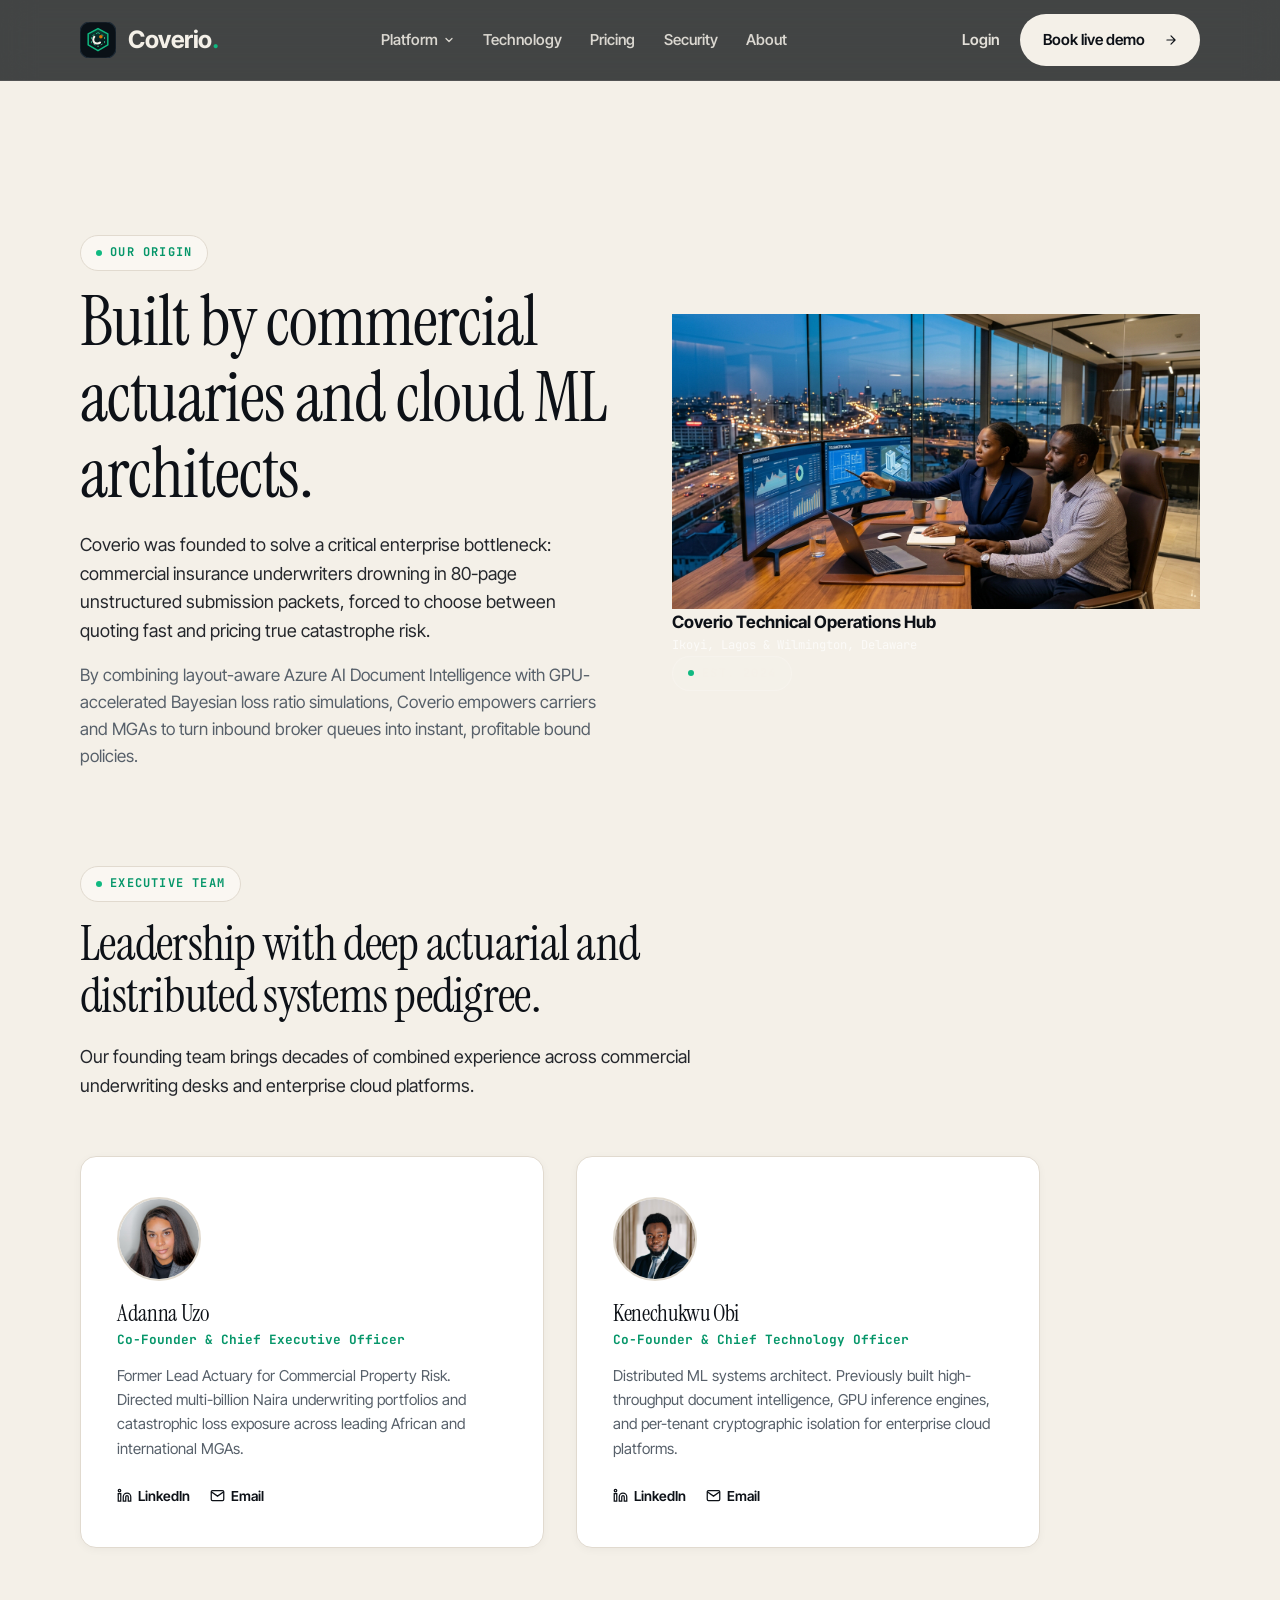
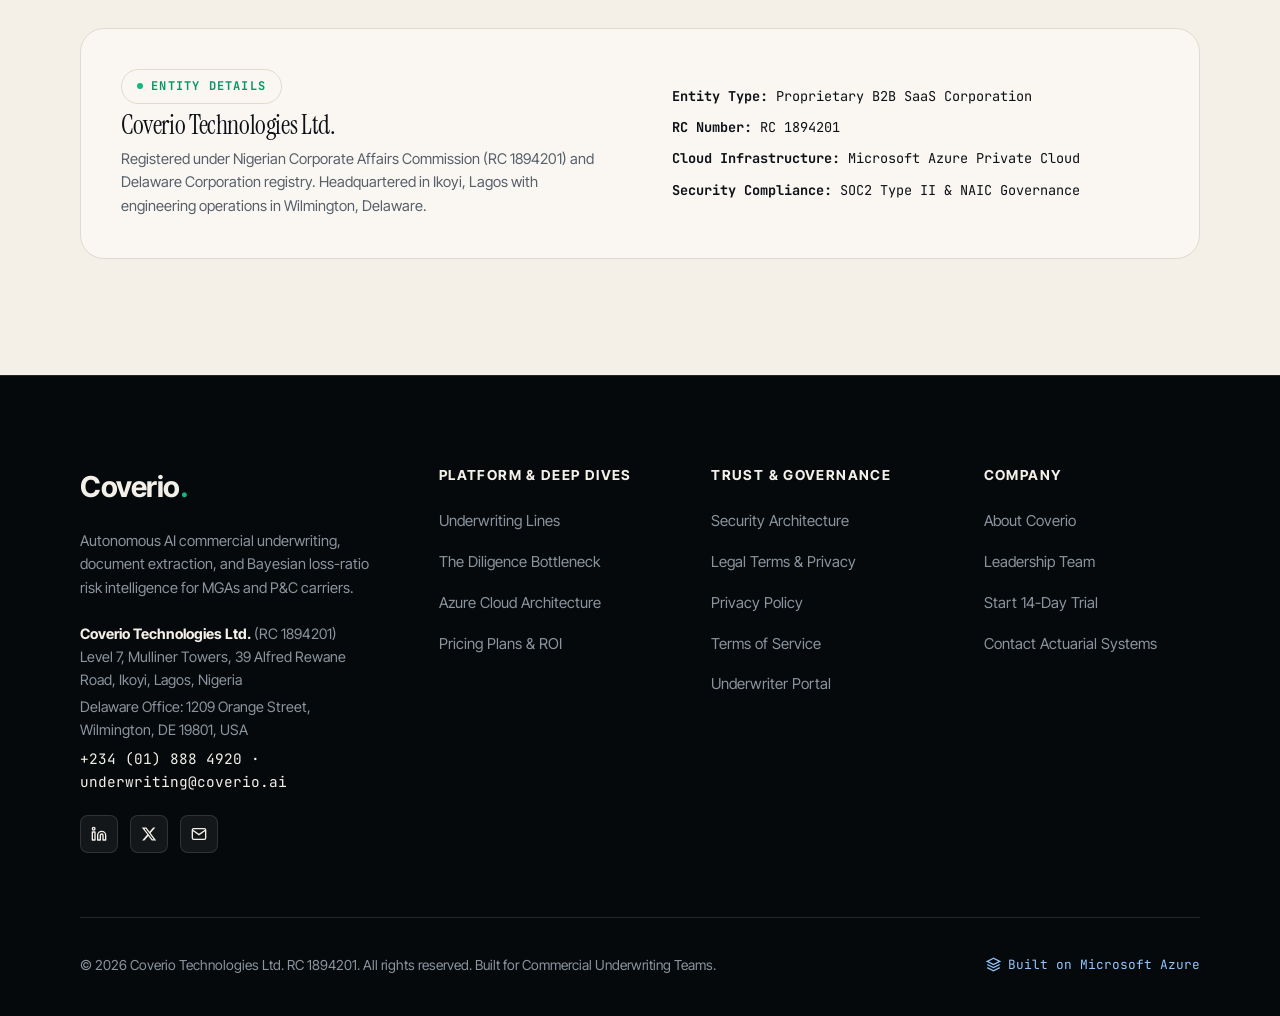
<file: about.html>
<!DOCTYPE html>
<html lang="en">
<head>
  <meta charset="UTF-8" />
  <meta name="viewport" content="width=device-width, initial-scale=1.0" />
  <title>About Coverio — Executive Leadership & Actuarial Mission</title>
  <meta name="description" content="Coverio is built by commercial P&C actuaries and distributed cloud machine learning engineers to modernize corporate risk due diligence." />
  <meta name="theme-color" content="#080E13" />
  <link rel="canonical" href="https://coverio.ai/about.html" />

  <link rel="preconnect" href="https://fonts.googleapis.com" />
  <link rel="preconnect" href="https://fonts.gstatic.com" crossorigin />
  <link href="https://fonts.googleapis.com/css2?family=Instrument+Serif:ital@0;1&family=Inter+Tight:wght@400;500;600;700&family=JetBrains+Mono:wght@400;500;600;700&display=swap" rel="stylesheet" />

  <link rel="stylesheet" href="assets/styles.css?v=10.0" />
</head>
<body>
  <a class="skip-link" href="#main">Skip to content</a>

  <!-- Header -->
  <header class="site-header scrolled" id="siteHeader">
    <div class="container">
      <a href="index.html" class="brand" aria-label="Coverio Home">
        <svg class="brand-mark" viewBox="0 0 44 44" width="36" height="36" fill="none" xmlns="http://www.w3.org/2000/svg">
          <rect width="44" height="44" rx="12" fill="#0A1117" stroke="#1C2833" stroke-width="1.5"/>
          <path d="M22 8L34 14.5V28L22 35L10 28V14.5L22 8Z" fill="url(#coverioGradA)" stroke="#10B981" stroke-width="1.8" stroke-linejoin="round"/>
          <path d="M22 13L30 17.5V25.5L22 30L14 25.5V17.5L22 13Z" stroke="#34D399" stroke-width="1.2" stroke-dasharray="2.5 2.5" stroke-opacity="0.8"/>
          <path d="M17.5 18C15.8 19.8 15.8 23.2 17.5 25C19.2 26.8 22.8 26.8 24.5 25" stroke="#F5F1E9" stroke-width="2.4" stroke-linecap="round"/>
          <circle cx="25.5" cy="18" r="2.2" fill="#D97706"/>
          <defs>
            <linearGradient id="coverioGradA" x1="22" y1="8" x2="22" y2="35" gradientUnits="userSpaceOnUse">
              <stop stop-color="#10B981" stop-opacity="0.32"/>
              <stop offset="1" stop-color="#0A1117" stop-opacity="0.08"/>
            </linearGradient>
          </defs>
        </svg>
        <span class="brand-text">Coverio<span>.</span></span>
      </a>

                  <nav class="nav-links" aria-label="Primary Navigation">
        <div class="nav-dropdown">
          <span class="nav-dropdown-trigger">
            Platform
            <svg width="12" height="12" viewBox="0 0 24 24" fill="none" stroke="currentColor" stroke-width="2.5" stroke-linecap="round" stroke-linejoin="round"><polyline points="6 9 12 15 18 9"></polyline></svg>
          </span>
          <div class="nav-dropdown-panel">
            <a href="solution.html">
              <span class="dropdown-icon">
                <svg width="16" height="16" viewBox="0 0 24 24" fill="none" stroke="currentColor" stroke-width="2"><path d="M22 11.08V12a10 10 0 1 1-5.93-9.14"/><polyline points="22 4 12 14.01 9 11.01"/></svg>
              </span>
              <span class="dropdown-label">
                <span>Solutions</span>
                <small>Underwriting models by commercial line</small>
              </span>
            </a>
            <a href="problem.html">
              <span class="dropdown-icon">
                <svg width="16" height="16" viewBox="0 0 24 24" fill="none" stroke="currentColor" stroke-width="2"><circle cx="12" cy="12" r="10"/><line x1="12" y1="8" x2="12" y2="12"/><line x1="12" y1="16" x2="12.01" y2="16"/></svg>
              </span>
              <span class="dropdown-label">
                <span>The Problem</span>
                <small>Legacy submission drag & loss ratios</small>
              </span>
            </a>
          </div>
        </div>
        <a href="technology.html">Technology</a>
        <a href="pricing.html">Pricing</a>
        <a href="security.html">Security</a>
        <a href="about.html">About</a>
      </nav>

      <div class="nav-actions">
        <a href="login.html" class="nav-login">Login</a>
        <button type="button" class="btn header-cta" data-open-modal>
          Book live demo
          <span class="btn-arrow">
            <svg width="14" height="14" viewBox="0 0 24 24" fill="none" stroke="currentColor" stroke-width="2" stroke-linecap="round" stroke-linejoin="round"><path d="M5 12h14M12 5l7 7-7 7"/></svg>
          </span>
        </button>
      </div>

      <button class="nav-toggle" id="navToggle" type="button" aria-label="Toggle navigation menu">
        <svg viewBox="0 0 24 24" fill="none" stroke="currentColor" stroke-width="2"><line x1="3" y1="12" x2="21" y2="12"></line><line x1="3" y1="6" x2="21" y2="6"></line><line x1="3" y1="18" x2="21" y2="18"></line></svg>
      </button>
    </div>
  </header>

  <main id="main" style="padding-top: 120px;">
    
    <!-- Hero Story -->
    <section class="section">
      <div class="container">
        <div class="split">
          <div>
            <span class="chip">Our Origin</span>
            <h1 style="margin-top: 0.75rem; margin-bottom: 1.25rem;">Built by commercial actuaries and cloud ML architects.</h1>
            <p class="lead">Coverio was founded to solve a critical enterprise bottleneck: commercial insurance underwriters drowning in 80-page unstructured submission packets, forced to choose between quoting fast and pricing true catastrophe risk.</p>
            <p style="margin-top: 1rem; color: var(--muted); line-height: 1.6;">By combining layout-aware Azure AI Document Intelligence with GPU-accelerated Bayesian loss ratio simulations, Coverio empowers carriers and MGAs to turn inbound broker queues into instant, profitable bound policies.</p>
          </div>
          <div class="photo-frame">
            <img src="assets/img/hero-underwriting.jpg" alt="Coverio founders in Lagos headquarters" width="1200" height="900" />
            <div class="photo-caption">
              <div>
                <strong>Coverio Technical Operations Hub</strong>
                <p style="font-family: var(--font-mono); font-size: 0.76rem; color: rgba(255,255,255,0.7);">Ikoyi, Lagos & Wilmington, Delaware</p>
              </div>
              <span class="chip chip--on-dark">Est. 2024</span>
            </div>
          </div>
        </div>

        <!-- Leadership Team -->
        <div style="margin-top: 6rem;">
          <div class="section-head">
            <span class="chip">Executive Team</span>
            <h2>Leadership with deep actuarial and distributed systems pedigree.</h2>
            <p class="lead">Our founding team brings decades of combined experience across commercial underwriting desks and enterprise cloud platforms.</p>
          </div>

          <div class="grid team-split-grid">
            <div class="team-profile-card">
              <div class="team-avatar">
                <img src="assets/team/adanna-uzo.jpg" alt="Portrait of Adanna Uzo" width="320" height="320" />
              </div>
              <h3 class="team-name">Adanna Uzo</h3>
              <div class="team-role">Co-Founder & Chief Executive Officer</div>
              <p class="team-bio">Former Lead Actuary for Commercial Property Risk. Directed multi-billion Naira underwriting portfolios and catastrophic loss exposure across leading African and international MGAs.</p>
              <div class="team-links-row">
                <a href="https://linkedin.com" target="_blank" rel="noopener" class="team-link">
                  <svg viewBox="0 0 24 24" fill="none" stroke="currentColor" stroke-width="2"><path d="M16 8a6 6 0 0 1 6 6v7h-4v-7a2 2 0 0 0-2-2 2 2 0 0 0-2 2v7h-4v-7a6 6 0 0 1 6-6z"/><rect x="2" y="9" width="4" height="12"/><circle cx="4" cy="4" r="2"/></svg>
                  LinkedIn
                </a>
                <a href="mailto:adanna@coverio.ai" class="team-link">
                  <svg viewBox="0 0 24 24" fill="none" stroke="currentColor" stroke-width="2"><path d="M4 4h16c1.1 0 2 .9 2 2v12c0 1.1-.9 2-2 2H4c-1.1 0-2-.9-2-2V6c0-1.1.9-2 2-2z"/><polyline points="22,6 12,13 2,6"/></svg>
                  Email
                </a>
              </div>
            </div>

            <div class="team-profile-card">
              <div class="team-avatar">
                <img src="assets/team/kenechukwu-obi.jpg" alt="Portrait of Kenechukwu Obi" width="320" height="320" />
              </div>
              <h3 class="team-name">Kenechukwu Obi</h3>
              <div class="team-role">Co-Founder & Chief Technology Officer</div>
              <p class="team-bio">Distributed ML systems architect. Previously built high-throughput document intelligence, GPU inference engines, and per-tenant cryptographic isolation for enterprise cloud platforms.</p>
              <div class="team-links-row">
                <a href="https://linkedin.com" target="_blank" rel="noopener" class="team-link">
                  <svg viewBox="0 0 24 24" fill="none" stroke="currentColor" stroke-width="2"><path d="M16 8a6 6 0 0 1 6 6v7h-4v-7a2 2 0 0 0-2-2 2 2 0 0 0-2 2v7h-4v-7a6 6 0 0 1 6-6z"/><rect x="2" y="9" width="4" height="12"/><circle cx="4" cy="4" r="2"/></svg>
                  LinkedIn
                </a>
                <a href="mailto:kene@coverio.ai" class="team-link">
                  <svg viewBox="0 0 24 24" fill="none" stroke="currentColor" stroke-width="2"><path d="M4 4h16c1.1 0 2 .9 2 2v12c0 1.1-.9 2-2 2H4c-1.1 0-2-.9-2-2V6c0-1.1.9-2 2-2z"/><polyline points="22,6 12,13 2,6"/></svg>
                  Email
                </a>
              </div>
            </div>

        </div>
        </div>

        <!-- Corporate Profile & Registration -->
        <div style="background: var(--paper); border: 1px solid var(--line); border-radius: var(--radius-lg); padding: 2.5rem; margin-top: 5rem;">
          <div class="split">
            <div>
              <span class="chip">Entity Details</span>
              <h3 style="font-size: 1.6rem; margin-top: 0.5rem;">Coverio Technologies Ltd.</h3>
              <p style="font-size: 0.92rem; color: var(--muted); margin-top: 0.5rem; line-height: 1.6;">Registered under Nigerian Corporate Affairs Commission (RC 1894201) and Delaware Corporation registry. Headquartered in Ikoyi, Lagos with engineering operations in Wilmington, Delaware.</p>
            </div>
            <div>
              <ul style="font-family: var(--font-mono); font-size: 0.85rem; color: var(--ink); display: flex; flex-direction: column; gap: 0.6rem;">
                <li><strong>Entity Type:</strong> Proprietary B2B SaaS Corporation</li>
                <li><strong>RC Number:</strong> RC 1894201</li>
                <li><strong>Cloud Infrastructure:</strong> Microsoft Azure Private Cloud</li>
                <li><strong>Security Compliance:</strong> SOC2 Type II & NAIC Governance</li>
              </ul>
            </div>
          </div>
        </div>

      </div>
    </section>

  </main>

    <!-- ============================ FOOTER ============================ -->
  <footer class="site-footer">
    <div class="container">
      <div class="footer-grid">
        <div class="footer-col">
          <a href="index.html" class="brand" style="margin-bottom: 1.25rem;">
            <span class="brand-text" style="color: var(--cream); font-size: 1.8rem;">Coverio<span>.</span></span>
          </a>
          <p style="font-size: 0.92rem; color: var(--obsidian-muted); line-height: 1.6; max-width: 320px;">
            Autonomous AI commercial underwriting, document extraction, and Bayesian loss-ratio risk intelligence for MGAs and P&amp;C carriers.
          </p>

          <div class="footer-contact-block">
            <p><strong>Coverio Technologies Ltd.</strong> (RC 1894201)</p>
            <p>Level 7, Mulliner Towers, 39 Alfred Rewane Road, Ikoyi, Lagos, Nigeria</p>
            <p style="margin-top: 4px;">Delaware Office: 1209 Orange Street, Wilmington, DE 19801, USA</p>
            <p style="margin-top: 6px; font-family: var(--font-mono); color: var(--cream);">+234 (01) 888 4920 &middot; underwriting@coverio.ai</p>
          </div>

          <div class="footer-social-row">
            <a href="https://linkedin.com/company/coverio-ai" target="_blank" rel="noopener" class="footer-social-link" aria-label="Coverio on LinkedIn">
              <svg width="16" height="16" viewBox="0 0 24 24" fill="none" stroke="currentColor" stroke-width="2" stroke-linecap="round" stroke-linejoin="round"><path d="M16 8a6 6 0 0 1 6 6v7h-4v-7a2 2 0 0 0-2-2 2 2 0 0 0-2 2v7h-4v-7a6 6 0 0 1 6-6z"/><rect x="2" y="9" width="4" height="12"/><circle cx="4" cy="4" r="2"/></svg>
            </a>
            <a href="https://x.com/CoverioAI" target="_blank" rel="noopener" class="footer-social-link" aria-label="Coverio on X">
              <svg width="16" height="16" viewBox="0 0 24 24" fill="currentColor"><path d="M18.244 2.25h3.308l-7.227 8.26 8.502 11.24H16.17l-5.214-6.817L4.99 21.75H1.68l7.73-8.835L1.254 2.25H8.08l4.713 6.231zm-1.161 17.52h1.833L7.084 4.126H5.117z"/></svg>
            </a>
            <a href="mailto:underwriting@coverio.ai" class="footer-social-link" aria-label="Email Coverio">
              <svg width="16" height="16" viewBox="0 0 24 24" fill="none" stroke="currentColor" stroke-width="2"><path d="M4 4h16c1.1 0 2 .9 2 2v12c0 1.1-.9 2-2 2H4c-1.1 0-2-.9-2-2V6c0-1.1.9-2 2-2z"/><polyline points="22,6 12,13 2,6"/></svg>
            </a>
          </div>
        </div>

        <div class="footer-col">
          <h5>Platform &amp; Deep Dives</h5>
          <ul>
            <li><a href="solution.html">Underwriting Lines</a></li>
            <li><a href="problem.html">The Diligence Bottleneck</a></li>
            <li><a href="technology.html">Azure Cloud Architecture</a></li>
            <li><a href="pricing.html">Pricing Plans &amp; ROI</a></li>
          </ul>
        </div>

        <div class="footer-col">
          <h5>Trust &amp; Governance</h5>
          <ul>
            <li><a href="security.html">Security Architecture</a></li>
            <li><a href="legal.html">Legal Terms &amp; Privacy</a></li>
            <li><a href="privacy.html">Privacy Policy</a></li>
            <li><a href="terms.html">Terms of Service</a></li>
            <li><a href="login.html">Underwriter Portal</a></li>
          </ul>
        </div>

        <div class="footer-col">
          <h5>Company</h5>
          <ul>
            <li><a href="about.html">About Coverio</a></li>
            <li><a href="index.html#team">Leadership Team</a></li>
            <li><a href="pricing.html">Start 14-Day Trial</a></li>
            <li><a href="mailto:underwriting@coverio.ai">Contact Actuarial Systems</a></li>
          </ul>
        </div>
      </div>

      <div class="footer-bottom">
        <div>&copy; 2026 Coverio Technologies Ltd. RC 1894201. All rights reserved. Built for Commercial Underwriting Teams.</div>
        <div class="azure-badge">
          <svg width="14" height="14" viewBox="0 0 24 24" fill="none" stroke="currentColor" stroke-width="2"><path d="M12 2L2 7l10 5 10-5-10-5zM2 17l10 5 10-5M2 12l10 5 10-5"/></svg>
          Built on Microsoft Azure
        </div>
      </div>
    </div>
  </footer>

  <!-- Pilot Modal -->
  <div class="modal-overlay" id="pilotModal" role="dialog" aria-modal="true" aria-labelledby="modalTitle">
    <div class="modal-box">
      <button type="button" class="modal-close" data-close-modal aria-label="Close modal">
        <svg width="20" height="20" viewBox="0 0 24 24" fill="none" stroke="currentColor" stroke-width="2"><line x1="18" y1="6" x2="6" y2="18"></line><line x1="6" y1="6" x2="18" y2="18"></line></svg>
      </button>
      <div id="pilotForm">
        <span class="chip" style="margin-bottom: 8px;">Enterprise Onboarding</span>
        <h3 id="modalTitle" style="font-size: 1.8rem; margin-bottom: 8px;">Request Underwriting Demo</h3>
        <p style="font-size: 0.9rem; color: var(--muted); margin-bottom: 1.5rem;">Join 2,400+ commercial underwriting teams deploying Coverio on live submission volume.</p>
        <form>
          <div class="form-group">
            <label class="form-label" for="workEmail">Work Email</label>
            <input type="email" id="workEmail" class="form-input" placeholder="underwriter@carrier.com" required />
          </div>
          <div class="form-group">
            <label class="form-label" for="companyName">Organization</label>
            <input type="text" id="companyName" class="form-input" placeholder="Carrier or MGA Name" required />
          </div>
          <button type="submit" class="btn btn--primary" style="width: 100%; margin-top: 0.5rem; justify-content: center;">
            Provision Console Access
            <span class="btn-arrow"><svg viewBox="0 0 24 24" fill="none" stroke="currentColor" stroke-width="2"><path d="M5 12h14M12 5l7 7-7 7"/></svg></span>
          </button>
          <p style="font-size: 0.74rem; font-family: var(--font-mono); color: var(--muted); text-align: center; margin-top: 10px;">
            Encrypted with Azure Key Vault &middot; SOC2 Type II Aligned
          </p>
        </form>
      </div>
      <div id="pilotFormSuccess" style="display: none; text-align: center; padding-block: 2rem;">
        <h3 style="font-size: 1.8rem; margin-bottom: 8px;">Access Request Received</h3>
        <p style="font-size: 0.92rem; color: var(--muted); margin-bottom: 1.5rem;">Our actuarial systems team will provision your dedicated console within 24 hours.</p>
        <button type="button" class="btn btn--ghost" data-close-modal>Close</button>
      </div>
    </div>
  </div>


  <script src="assets/app.js"></script>
</body>
</html>
</file>
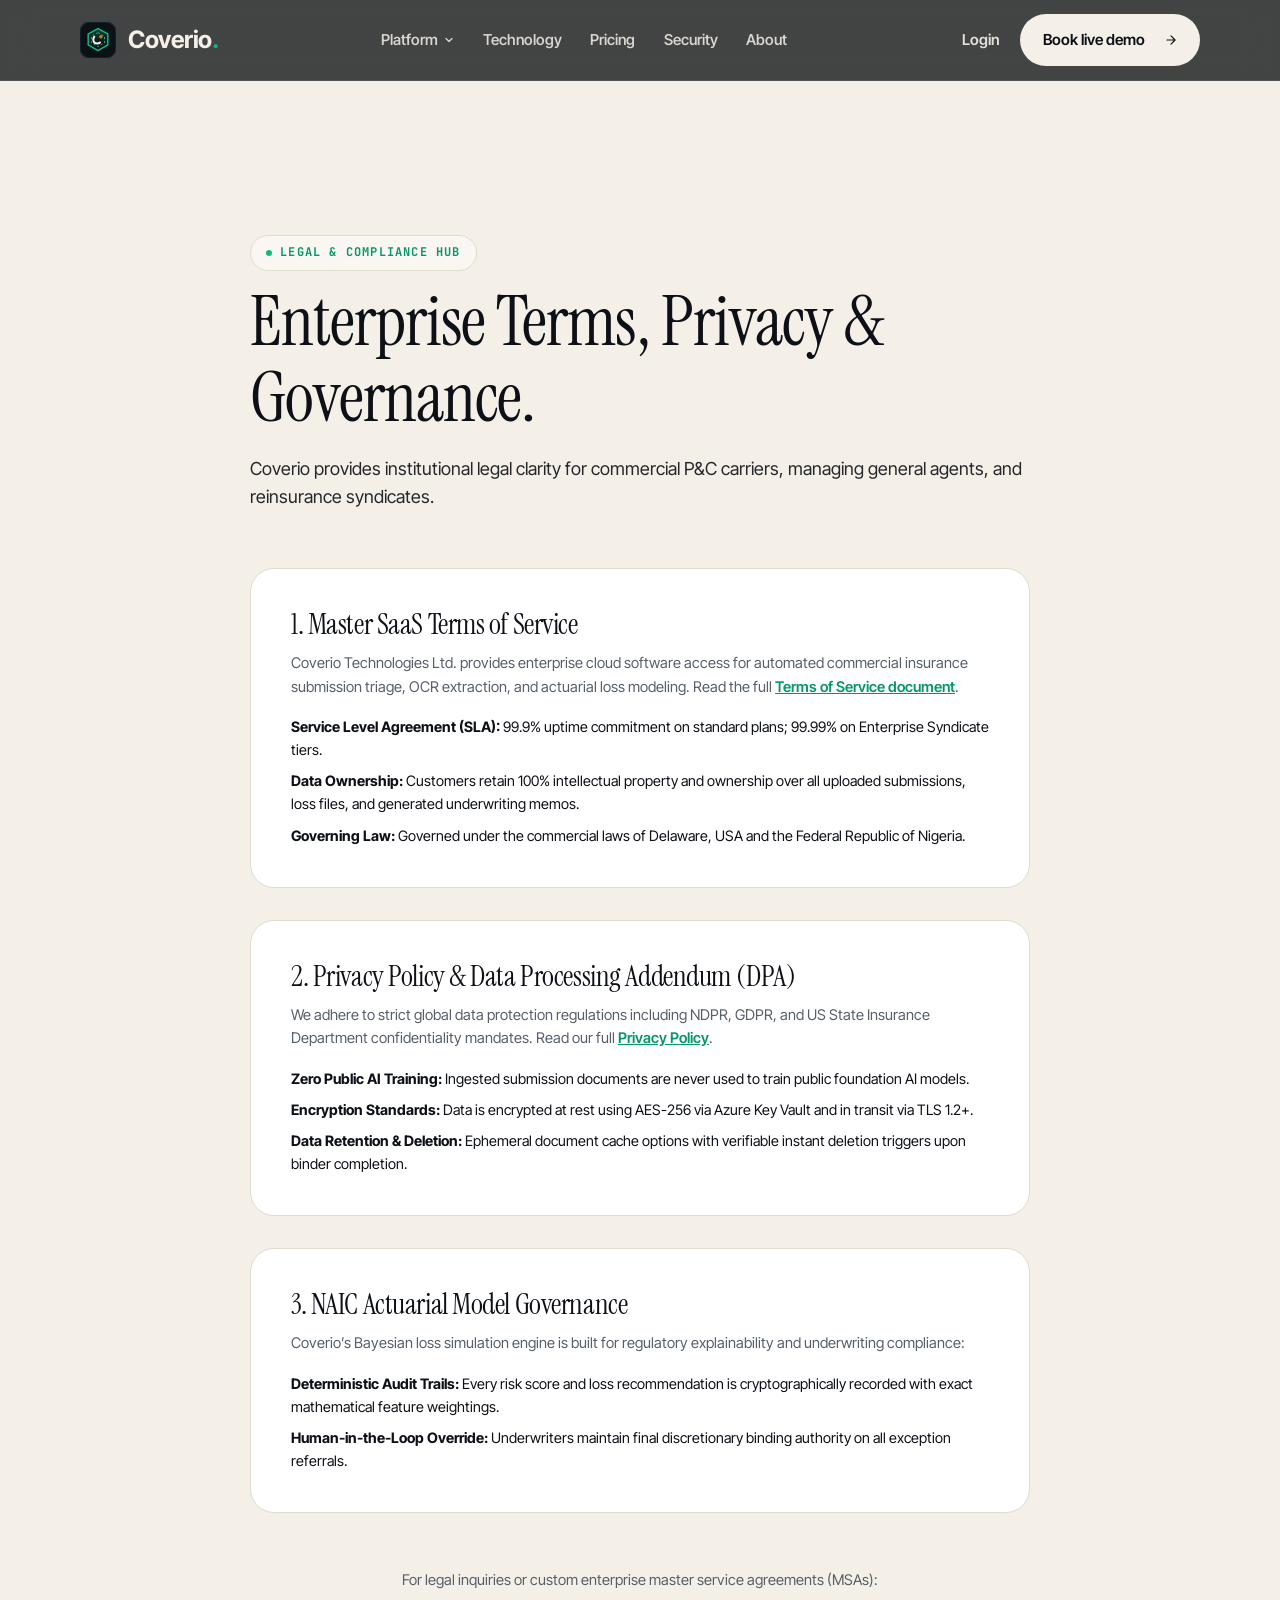
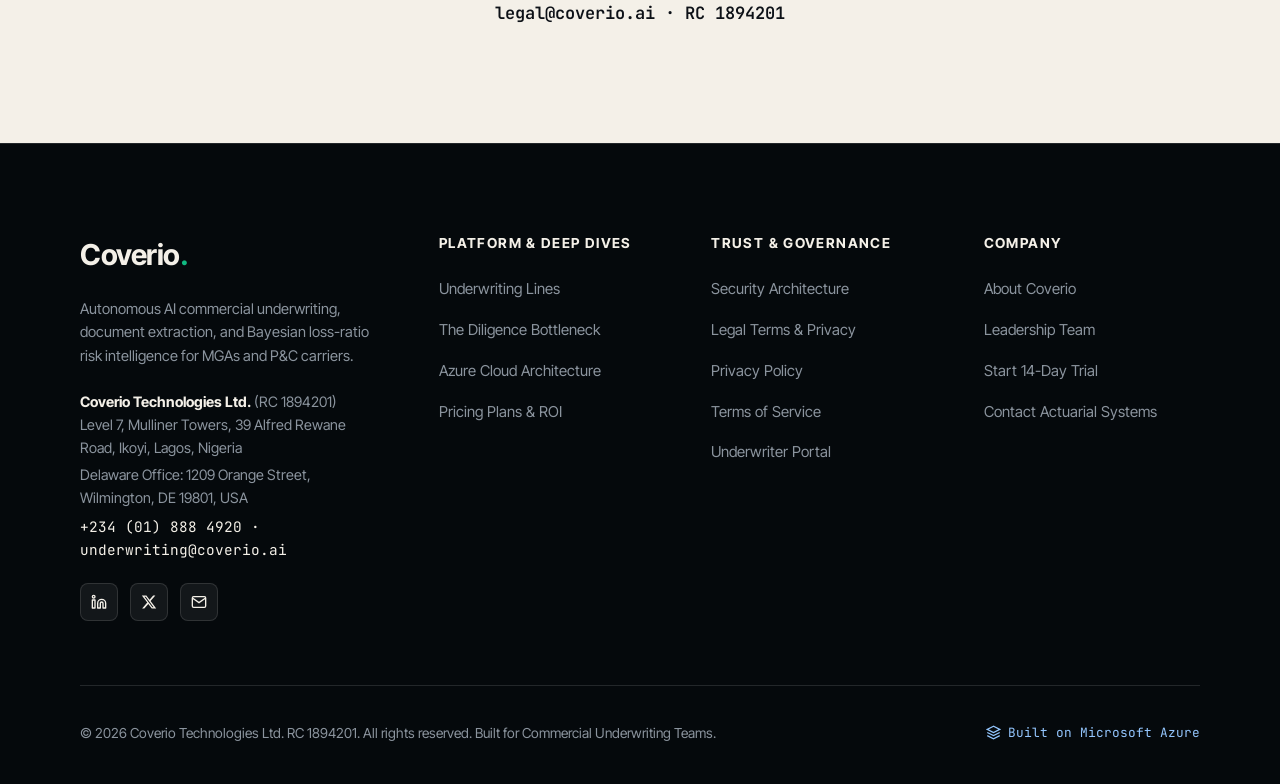
<file: legal.html>
<!DOCTYPE html>
<html lang="en">
<head>
  <meta charset="UTF-8" />
  <meta name="viewport" content="width=device-width, initial-scale=1.0" />
  <title>Legal & Model Governance Hub — Coverio</title>
  <meta name="description" content="Coverio legal terms of service, privacy policy, enterprise data processing addendum (DPA), and NAIC actuarial model governance standards." />
  <meta name="theme-color" content="#080E13" />
  <link rel="canonical" href="https://coverio.ai/legal.html" />

  <link rel="preconnect" href="https://fonts.googleapis.com" />
  <link rel="preconnect" href="https://fonts.gstatic.com" crossorigin />
  <link href="https://fonts.googleapis.com/css2?family=Instrument+Serif:ital@0;1&family=Inter+Tight:wght@400;500;600;700&family=JetBrains+Mono:wght@400;500;600;700&display=swap" rel="stylesheet" />

  <link rel="stylesheet" href="assets/styles.css?v=10.0" />
</head>
<body>
  <a class="skip-link" href="#main">Skip to content</a>

  <!-- Header -->
  <header class="site-header scrolled" id="siteHeader">
    <div class="container">
      <a href="index.html" class="brand" aria-label="Coverio Home">
        <svg class="brand-mark" viewBox="0 0 44 44" width="36" height="36" fill="none" xmlns="http://www.w3.org/2000/svg">
          <rect width="44" height="44" rx="12" fill="#0A1117" stroke="#1C2833" stroke-width="1.5"/>
          <path d="M22 8L34 14.5V28L22 35L10 28V14.5L22 8Z" fill="url(#coverioGradL)" stroke="#10B981" stroke-width="1.8" stroke-linejoin="round"/>
          <path d="M22 13L30 17.5V25.5L22 30L14 25.5V17.5L22 13Z" stroke="#34D399" stroke-width="1.2" stroke-dasharray="2.5 2.5" stroke-opacity="0.8"/>
          <path d="M17.5 18C15.8 19.8 15.8 23.2 17.5 25C19.2 26.8 22.8 26.8 24.5 25" stroke="#F5F1E9" stroke-width="2.4" stroke-linecap="round"/>
          <circle cx="25.5" cy="18" r="2.2" fill="#D97706"/>
          <defs>
            <linearGradient id="coverioGradL" x1="22" y1="8" x2="22" y2="35" gradientUnits="userSpaceOnUse">
              <stop stop-color="#10B981" stop-opacity="0.32"/>
              <stop offset="1" stop-color="#0A1117" stop-opacity="0.08"/>
            </linearGradient>
          </defs>
        </svg>
        <span class="brand-text">Coverio<span>.</span></span>
      </a>

                  <nav class="nav-links" aria-label="Primary Navigation">
        <div class="nav-dropdown">
          <span class="nav-dropdown-trigger">
            Platform
            <svg width="12" height="12" viewBox="0 0 24 24" fill="none" stroke="currentColor" stroke-width="2.5" stroke-linecap="round" stroke-linejoin="round"><polyline points="6 9 12 15 18 9"></polyline></svg>
          </span>
          <div class="nav-dropdown-panel">
            <a href="solution.html">
              <span class="dropdown-icon">
                <svg width="16" height="16" viewBox="0 0 24 24" fill="none" stroke="currentColor" stroke-width="2"><path d="M22 11.08V12a10 10 0 1 1-5.93-9.14"/><polyline points="22 4 12 14.01 9 11.01"/></svg>
              </span>
              <span class="dropdown-label">
                <span>Solutions</span>
                <small>Underwriting models by commercial line</small>
              </span>
            </a>
            <a href="problem.html">
              <span class="dropdown-icon">
                <svg width="16" height="16" viewBox="0 0 24 24" fill="none" stroke="currentColor" stroke-width="2"><circle cx="12" cy="12" r="10"/><line x1="12" y1="8" x2="12" y2="12"/><line x1="12" y1="16" x2="12.01" y2="16"/></svg>
              </span>
              <span class="dropdown-label">
                <span>The Problem</span>
                <small>Legacy submission drag & loss ratios</small>
              </span>
            </a>
          </div>
        </div>
        <a href="technology.html">Technology</a>
        <a href="pricing.html">Pricing</a>
        <a href="security.html">Security</a>
        <a href="about.html">About</a>
      </nav>

      <div class="nav-actions">
        <a href="login.html" class="nav-login">Login</a>
        <button type="button" class="btn header-cta" data-open-modal>
          Book live demo
          <span class="btn-arrow">
            <svg width="14" height="14" viewBox="0 0 24 24" fill="none" stroke="currentColor" stroke-width="2" stroke-linecap="round" stroke-linejoin="round"><path d="M5 12h14M12 5l7 7-7 7"/></svg>
          </span>
        </button>
      </div>

      <button class="nav-toggle" id="navToggle" type="button" aria-label="Toggle navigation menu">
        <svg viewBox="0 0 24 24" fill="none" stroke="currentColor" stroke-width="2"><line x1="3" y1="12" x2="21" y2="12"></line><line x1="3" y1="6" x2="21" y2="6"></line><line x1="3" y1="18" x2="21" y2="18"></line></svg>
      </button>
    </div>
  </header>

  <main id="main" style="padding-top: 120px;">
    <section class="section">
      <div class="container" style="max-width: 860px;">
        <span class="chip">Legal & Compliance Hub</span>
        <h1 style="margin-top: 0.75rem; margin-bottom: 1.25rem;">Enterprise Terms, Privacy & Governance.</h1>
        <p class="lead" style="margin-bottom: 3.5rem;">Coverio provides institutional legal clarity for commercial P&C carriers, managing general agents, and reinsurance syndicates.</p>

        <!-- Terms of Service Summary -->
        <div style="background: #FFFFFF; border: 1px solid var(--line); border-radius: var(--radius-lg); padding: 2.5rem; margin-bottom: 2rem;">
          <h2 style="font-size: 1.8rem; margin-bottom: 0.75rem;">1. Master SaaS Terms of Service</h2>
          <p style="font-size: 0.92rem; color: var(--muted); line-height: 1.6; margin-bottom: 1rem;">Coverio Technologies Ltd. provides enterprise cloud software access for automated commercial insurance submission triage, OCR extraction, and actuarial loss modeling. Read the full <a href="terms.html" style="color: var(--emerald-deep); font-weight: 600; text-decoration: underline;">Terms of Service document</a>.</p>
          <ul style="font-size: 0.9rem; color: var(--ink); line-height: 1.6; display: flex; flex-direction: column; gap: 0.5rem;">
            <li><strong>Service Level Agreement (SLA):</strong> 99.9% uptime commitment on standard plans; 99.99% on Enterprise Syndicate tiers.</li>
            <li><strong>Data Ownership:</strong> Customers retain 100% intellectual property and ownership over all uploaded submissions, loss files, and generated underwriting memos.</li>
            <li><strong>Governing Law:</strong> Governed under the commercial laws of Delaware, USA and the Federal Republic of Nigeria.</li>
          </ul>
        </div>

        <!-- Privacy & Data Processing -->
        <div style="background: #FFFFFF; border: 1px solid var(--line); border-radius: var(--radius-lg); padding: 2.5rem; margin-bottom: 2rem;">
          <h2 style="font-size: 1.8rem; margin-bottom: 0.75rem;">2. Privacy Policy & Data Processing Addendum (DPA)</h2>
          <p style="font-size: 0.92rem; color: var(--muted); line-height: 1.6; margin-bottom: 1rem;">We adhere to strict global data protection regulations including NDPR, GDPR, and US State Insurance Department confidentiality mandates. Read our full <a href="privacy.html" style="color: var(--emerald-deep); font-weight: 600; text-decoration: underline;">Privacy Policy</a>.</p>
          <ul style="font-size: 0.9rem; color: var(--ink); line-height: 1.6; display: flex; flex-direction: column; gap: 0.5rem;">
            <li><strong>Zero Public AI Training:</strong> Ingested submission documents are never used to train public foundation AI models.</li>
            <li><strong>Encryption Standards:</strong> Data is encrypted at rest using AES-256 via Azure Key Vault and in transit via TLS 1.2+.</li>
            <li><strong>Data Retention & Deletion:</strong> Ephemeral document cache options with verifiable instant deletion triggers upon binder completion.</li>
          </ul>
        </div>

        <!-- NAIC Actuarial Model Governance -->
        <div style="background: #FFFFFF; border: 1px solid var(--line); border-radius: var(--radius-lg); padding: 2.5rem; margin-bottom: 2rem;">
          <h2 style="font-size: 1.8rem; margin-bottom: 0.75rem;">3. NAIC Actuarial Model Governance</h2>
          <p style="font-size: 0.92rem; color: var(--muted); line-height: 1.6; margin-bottom: 1rem;">Coverio’s Bayesian loss simulation engine is built for regulatory explainability and underwriting compliance:</p>
          <ul style="font-size: 0.9rem; color: var(--ink); line-height: 1.6; display: flex; flex-direction: column; gap: 0.5rem;">
            <li><strong>Deterministic Audit Trails:</strong> Every risk score and loss recommendation is cryptographically recorded with exact mathematical feature weightings.</li>
            <li><strong>Human-in-the-Loop Override:</strong> Underwriters maintain final discretionary binding authority on all exception referrals.</li>
          </ul>
        </div>

        <!-- Contact Legal -->
        <div style="margin-top: 3.5rem; text-align: center;">
          <p style="color: var(--muted); font-size: 0.92rem;">For legal inquiries or custom enterprise master service agreements (MSAs):</p>
          <p style="font-family: var(--font-mono); font-weight: 600; color: var(--ink); margin-top: 0.5rem;">legal@coverio.ai · RC 1894201</p>
        </div>

      </div>
    </section>
  </main>

    <!-- ============================ FOOTER ============================ -->
  <footer class="site-footer">
    <div class="container">
      <div class="footer-grid">
        <div class="footer-col">
          <a href="index.html" class="brand" style="margin-bottom: 1.25rem;">
            <span class="brand-text" style="color: var(--cream); font-size: 1.8rem;">Coverio<span>.</span></span>
          </a>
          <p style="font-size: 0.92rem; color: var(--obsidian-muted); line-height: 1.6; max-width: 320px;">
            Autonomous AI commercial underwriting, document extraction, and Bayesian loss-ratio risk intelligence for MGAs and P&amp;C carriers.
          </p>

          <div class="footer-contact-block">
            <p><strong>Coverio Technologies Ltd.</strong> (RC 1894201)</p>
            <p>Level 7, Mulliner Towers, 39 Alfred Rewane Road, Ikoyi, Lagos, Nigeria</p>
            <p style="margin-top: 4px;">Delaware Office: 1209 Orange Street, Wilmington, DE 19801, USA</p>
            <p style="margin-top: 6px; font-family: var(--font-mono); color: var(--cream);">+234 (01) 888 4920 &middot; underwriting@coverio.ai</p>
          </div>

          <div class="footer-social-row">
            <a href="https://linkedin.com/company/coverio-ai" target="_blank" rel="noopener" class="footer-social-link" aria-label="Coverio on LinkedIn">
              <svg width="16" height="16" viewBox="0 0 24 24" fill="none" stroke="currentColor" stroke-width="2" stroke-linecap="round" stroke-linejoin="round"><path d="M16 8a6 6 0 0 1 6 6v7h-4v-7a2 2 0 0 0-2-2 2 2 0 0 0-2 2v7h-4v-7a6 6 0 0 1 6-6z"/><rect x="2" y="9" width="4" height="12"/><circle cx="4" cy="4" r="2"/></svg>
            </a>
            <a href="https://x.com/CoverioAI" target="_blank" rel="noopener" class="footer-social-link" aria-label="Coverio on X">
              <svg width="16" height="16" viewBox="0 0 24 24" fill="currentColor"><path d="M18.244 2.25h3.308l-7.227 8.26 8.502 11.24H16.17l-5.214-6.817L4.99 21.75H1.68l7.73-8.835L1.254 2.25H8.08l4.713 6.231zm-1.161 17.52h1.833L7.084 4.126H5.117z"/></svg>
            </a>
            <a href="mailto:underwriting@coverio.ai" class="footer-social-link" aria-label="Email Coverio">
              <svg width="16" height="16" viewBox="0 0 24 24" fill="none" stroke="currentColor" stroke-width="2"><path d="M4 4h16c1.1 0 2 .9 2 2v12c0 1.1-.9 2-2 2H4c-1.1 0-2-.9-2-2V6c0-1.1.9-2 2-2z"/><polyline points="22,6 12,13 2,6"/></svg>
            </a>
          </div>
        </div>

        <div class="footer-col">
          <h5>Platform &amp; Deep Dives</h5>
          <ul>
            <li><a href="solution.html">Underwriting Lines</a></li>
            <li><a href="problem.html">The Diligence Bottleneck</a></li>
            <li><a href="technology.html">Azure Cloud Architecture</a></li>
            <li><a href="pricing.html">Pricing Plans &amp; ROI</a></li>
          </ul>
        </div>

        <div class="footer-col">
          <h5>Trust &amp; Governance</h5>
          <ul>
            <li><a href="security.html">Security Architecture</a></li>
            <li><a href="legal.html">Legal Terms &amp; Privacy</a></li>
            <li><a href="privacy.html">Privacy Policy</a></li>
            <li><a href="terms.html">Terms of Service</a></li>
            <li><a href="login.html">Underwriter Portal</a></li>
          </ul>
        </div>

        <div class="footer-col">
          <h5>Company</h5>
          <ul>
            <li><a href="about.html">About Coverio</a></li>
            <li><a href="index.html#team">Leadership Team</a></li>
            <li><a href="pricing.html">Start 14-Day Trial</a></li>
            <li><a href="mailto:underwriting@coverio.ai">Contact Actuarial Systems</a></li>
          </ul>
        </div>
      </div>

      <div class="footer-bottom">
        <div>&copy; 2026 Coverio Technologies Ltd. RC 1894201. All rights reserved. Built for Commercial Underwriting Teams.</div>
        <div class="azure-badge">
          <svg width="14" height="14" viewBox="0 0 24 24" fill="none" stroke="currentColor" stroke-width="2"><path d="M12 2L2 7l10 5 10-5-10-5zM2 17l10 5 10-5M2 12l10 5 10-5"/></svg>
          Built on Microsoft Azure
        </div>
      </div>
    </div>
  </footer>

  <!-- Pilot Modal -->
  <div class="modal-overlay" id="pilotModal" role="dialog" aria-modal="true" aria-labelledby="modalTitle">
    <div class="modal-box">
      <button type="button" class="modal-close" data-close-modal aria-label="Close modal">
        <svg width="20" height="20" viewBox="0 0 24 24" fill="none" stroke="currentColor" stroke-width="2"><line x1="18" y1="6" x2="6" y2="18"></line><line x1="6" y1="6" x2="18" y2="18"></line></svg>
      </button>
      <div id="pilotForm">
        <span class="chip" style="margin-bottom: 8px;">Enterprise Onboarding</span>
        <h3 id="modalTitle" style="font-size: 1.8rem; margin-bottom: 8px;">Request Underwriting Demo</h3>
        <p style="font-size: 0.9rem; color: var(--muted); margin-bottom: 1.5rem;">Join 2,400+ commercial underwriting teams deploying Coverio on live submission volume.</p>
        <form>
          <div class="form-group">
            <label class="form-label" for="workEmail">Work Email</label>
            <input type="email" id="workEmail" class="form-input" placeholder="underwriter@carrier.com" required />
          </div>
          <div class="form-group">
            <label class="form-label" for="companyName">Organization</label>
            <input type="text" id="companyName" class="form-input" placeholder="Carrier or MGA Name" required />
          </div>
          <button type="submit" class="btn btn--primary" style="width: 100%; margin-top: 0.5rem; justify-content: center;">
            Provision Console Access
            <span class="btn-arrow"><svg viewBox="0 0 24 24" fill="none" stroke="currentColor" stroke-width="2"><path d="M5 12h14M12 5l7 7-7 7"/></svg></span>
          </button>
          <p style="font-size: 0.74rem; font-family: var(--font-mono); color: var(--muted); text-align: center; margin-top: 10px;">
            Encrypted with Azure Key Vault &middot; SOC2 Type II Aligned
          </p>
        </form>
      </div>
      <div id="pilotFormSuccess" style="display: none; text-align: center; padding-block: 2rem;">
        <h3 style="font-size: 1.8rem; margin-bottom: 8px;">Access Request Received</h3>
        <p style="font-size: 0.92rem; color: var(--muted); margin-bottom: 1.5rem;">Our actuarial systems team will provision your dedicated console within 24 hours.</p>
        <button type="button" class="btn btn--ghost" data-close-modal>Close</button>
      </div>
    </div>
  </div>



  <script src="assets/app.js"></script>
</body>
</html>
</file>
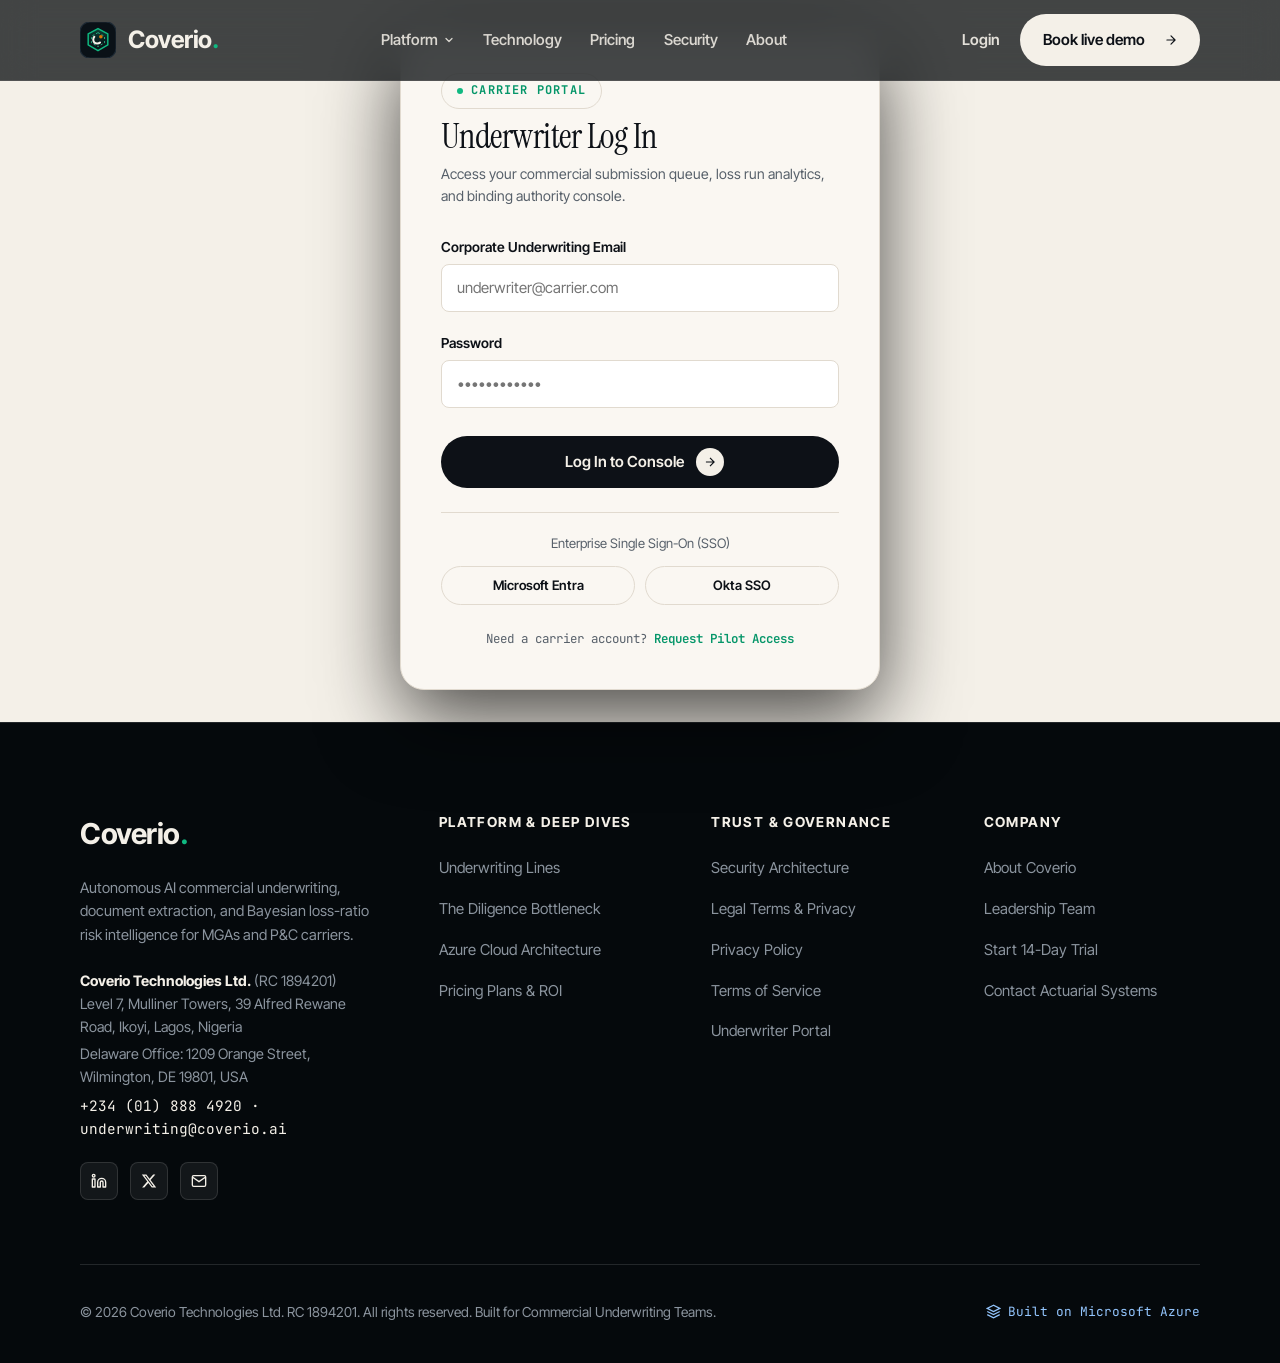
<file: login.html>
<!DOCTYPE html>
<html lang="en">
<head>
  <meta charset="UTF-8" />
  <meta name="viewport" content="width=device-width, initial-scale=1.0" />
  <title>Underwriter Console Login — Coverio</title>
  <meta name="description" content="Log in to your Coverio carrier underwriting dashboard and submission triage console." />
  <meta name="theme-color" content="#080E13" />
  <link rel="canonical" href="https://coverio.ai/login.html" />

  <link rel="preconnect" href="https://fonts.googleapis.com" />
  <link rel="preconnect" href="https://fonts.gstatic.com" crossorigin />
  <link href="https://fonts.googleapis.com/css2?family=Instrument+Serif:ital@0;1&family=Inter+Tight:wght@400;500;600;700&family=JetBrains+Mono:wght@400;500;600;700&display=swap" rel="stylesheet" />

  <link rel="stylesheet" href="assets/styles.css?v=10.0" />
</head>
<body style="min-height: 100vh; display: flex; flex-direction: column; justify-content: space-between; background: var(--cream);">
  <a class="skip-link" href="#main">Skip to content</a>

  <header class="site-header scrolled" id="siteHeader">
    <div class="container">
      <a href="index.html" class="brand" aria-label="Coverio Home">
        <svg class="brand-mark" viewBox="0 0 44 44" width="36" height="36" fill="none" xmlns="http://www.w3.org/2000/svg">
          <rect width="44" height="44" rx="12" fill="#0A1117" stroke="#1C2833" stroke-width="1.5"/>
          <path d="M22 8L34 14.5V28L22 35L10 28V14.5L22 8Z" fill="url(#coverioGradSub)" stroke="#10B981" stroke-width="1.8" stroke-linejoin="round"/>
          <path d="M22 13L30 17.5V25.5L22 30L14 25.5V17.5L22 13Z" stroke="#34D399" stroke-width="1.2" stroke-dasharray="2.5 2.5" stroke-opacity="0.8"/>
          <path d="M17.5 18C15.8 19.8 15.8 23.2 17.5 25C19.2 26.8 22.8 26.8 24.5 25" stroke="#F5F1E9" stroke-width="2.4" stroke-linecap="round"/>
          <circle cx="25.5" cy="18" r="2.2" fill="#D97706"/>
          <defs>
            <linearGradient id="coverioGradSub" x1="22" y1="8" x2="22" y2="35" gradientUnits="userSpaceOnUse">
              <stop stop-color="#10B981" stop-opacity="0.32"/>
              <stop offset="1" stop-color="#0A1117" stop-opacity="0.08"/>
            </linearGradient>
          </defs>
        </svg>
        <span class="brand-text">Coverio<span>.</span></span>
      </a>

            <nav class="nav-links" aria-label="Primary Navigation">
        <div class="nav-dropdown">
          <span class="nav-dropdown-trigger">
            Platform
            <svg width="12" height="12" viewBox="0 0 24 24" fill="none" stroke="currentColor" stroke-width="2.5" stroke-linecap="round" stroke-linejoin="round"><polyline points="6 9 12 15 18 9"></polyline></svg>
          </span>
          <div class="nav-dropdown-panel">
            <a href="solution.html">
              <span class="dropdown-icon">
                <svg width="16" height="16" viewBox="0 0 24 24" fill="none" stroke="currentColor" stroke-width="2"><path d="M22 11.08V12a10 10 0 1 1-5.93-9.14"/><polyline points="22 4 12 14.01 9 11.01"/></svg>
              </span>
              <span class="dropdown-label">
                <span>Solutions</span>
                <small>Underwriting models by commercial line</small>
              </span>
            </a>
            <a href="problem.html">
              <span class="dropdown-icon">
                <svg width="16" height="16" viewBox="0 0 24 24" fill="none" stroke="currentColor" stroke-width="2"><circle cx="12" cy="12" r="10"/><line x1="12" y1="8" x2="12" y2="12"/><line x1="12" y1="16" x2="12.01" y2="16"/></svg>
              </span>
              <span class="dropdown-label">
                <span>The Problem</span>
                <small>Legacy submission drag & loss ratios</small>
              </span>
            </a>
          </div>
        </div>
        <a href="technology.html">Technology</a>
        <a href="pricing.html">Pricing</a>
        <a href="security.html">Security</a>
        <a href="about.html">About</a>
      </nav>

      <div class="nav-actions">
        <a href="login.html" class="nav-login">Login</a>
        <button type="button" class="btn header-cta" data-open-modal>
          Book live demo
          <span class="btn-arrow">
            <svg width="14" height="14" viewBox="0 0 24 24" fill="none" stroke="currentColor" stroke-width="2" stroke-linecap="round" stroke-linejoin="round"><path d="M5 12h14M12 5l7 7-7 7"/></svg>
          </span>
        </button>
      </div>

      <button class="nav-toggle" id="navToggle" type="button" aria-label="Toggle navigation menu">
        <svg viewBox="0 0 24 24" fill="none" stroke="currentColor" stroke-width="2"><line x1="3" y1="12" x2="21" y2="12"></line><line x1="3" y1="6" x2="21" y2="6"></line><line x1="3" y1="18" x2="21" y2="18"></line></svg>
      </button>
    </div>
  </header>

    <!-- Fullscreen Mobile Menu -->
  <div class="mobile-menu" id="mobileMenu" data-open="false">
    <a href="solution.html">Solutions</a>
    <a href="problem.html">The Problem</a>
    <a href="technology.html">Technology &amp; Stack</a>
    <a href="pricing.html">Pricing Plans</a>
    <a href="security.html">Security Architecture</a>
    <a href="about.html">About Coverio</a>
    <a href="login.html">Underwriter Login</a>
    <button type="button" class="btn btn--primary" style="margin-top: 1.5rem;" data-open-modal>
      Book live demo
      <span class="btn-arrow"><svg width="14" height="14" viewBox="0 0 24 24" fill="none" stroke="currentColor" stroke-width="2"><path d="M5 12h14M12 5l7 7-7 7"/></svg></span>
    </button>
  </div>

<main style="display: grid; place-items: center; padding: 2rem 1.5rem;">
    <div class="modal-box" style="max-width: 480px; width: 100%;">
      <span class="chip" style="margin-bottom: 8px;">Carrier Portal</span>
      <h1 style="font-size: 2.2rem; margin-bottom: 8px;">Underwriter Log In</h1>
      <p style="font-size: 0.88rem; color: var(--muted); margin-bottom: 1.75rem;">Access your commercial submission queue, loss run analytics, and binding authority console.</p>

      <form action="#" method="POST" onsubmit="event.preventDefault(); alert('Carrier SSO authentication endpoint reached. Please use your corporate Microsoft Entra or Okta credentials.');">
        <div class="form-group">
          <label class="form-label" for="userEmail">Corporate Underwriting Email</label>
          <input type="email" id="userEmail" class="form-input" placeholder="underwriter@carrier.com" required />
        </div>

        <div class="form-group">
          <label class="form-label" for="userPass">Password</label>
          <input type="password" id="userPass" class="form-input" placeholder="••••••••••••" required />
        </div>

        <button type="submit" class="btn btn--primary" style="width: 100%; justify-content: center; margin-top: 0.5rem;">
          Log In to Console
          <span class="btn-arrow"><svg viewBox="0 0 24 24" fill="none" stroke="currentColor" stroke-width="2"><path d="M5 12h14M12 5l7 7-7 7"/></svg></span>
        </button>

        <div style="text-align: center; margin-top: 1.5rem; padding-top: 1.25rem; border-top: 1px solid var(--line);">
          <p style="font-size: 0.82rem; color: var(--muted); margin-bottom: 0.75rem;">Enterprise Single Sign-On (SSO)</p>
          <div style="display: flex; gap: 10px;">
            <button type="button" class="btn btn--ghost" style="flex: 1; justify-content: center; font-size: 0.82rem; padding: 0.5rem;" onclick="alert('Redirecting to Microsoft Entra ID...');">Microsoft Entra</button>
            <button type="button" class="btn btn--ghost" style="flex: 1; justify-content: center; font-size: 0.82rem; padding: 0.5rem;" onclick="alert('Redirecting to Okta SAML 2.0...');">Okta SSO</button>
          </div>
        </div>

        <p style="font-size: 0.78rem; font-family: var(--font-mono); color: var(--muted); text-align: center; margin-top: 1.5rem;">
          Need a carrier account? <a href="signup.html" style="color: var(--emerald-deep); font-weight: 600;">Request Pilot Access</a>
        </p>
      </form>
    </div>
  </main>

    <!-- ============================ FOOTER ============================ -->
  <footer class="site-footer">
    <div class="container">
      <div class="footer-grid">
        <div class="footer-col">
          <a href="index.html" class="brand" style="margin-bottom: 1.25rem;">
            <span class="brand-text" style="color: var(--cream); font-size: 1.8rem;">Coverio<span>.</span></span>
          </a>
          <p style="font-size: 0.92rem; color: var(--obsidian-muted); line-height: 1.6; max-width: 320px;">
            Autonomous AI commercial underwriting, document extraction, and Bayesian loss-ratio risk intelligence for MGAs and P&amp;C carriers.
          </p>

          <div class="footer-contact-block">
            <p><strong>Coverio Technologies Ltd.</strong> (RC 1894201)</p>
            <p>Level 7, Mulliner Towers, 39 Alfred Rewane Road, Ikoyi, Lagos, Nigeria</p>
            <p style="margin-top: 4px;">Delaware Office: 1209 Orange Street, Wilmington, DE 19801, USA</p>
            <p style="margin-top: 6px; font-family: var(--font-mono); color: var(--cream);">+234 (01) 888 4920 &middot; underwriting@coverio.ai</p>
          </div>

          <div class="footer-social-row">
            <a href="https://linkedin.com/company/coverio-ai" target="_blank" rel="noopener" class="footer-social-link" aria-label="Coverio on LinkedIn">
              <svg width="16" height="16" viewBox="0 0 24 24" fill="none" stroke="currentColor" stroke-width="2" stroke-linecap="round" stroke-linejoin="round"><path d="M16 8a6 6 0 0 1 6 6v7h-4v-7a2 2 0 0 0-2-2 2 2 0 0 0-2 2v7h-4v-7a6 6 0 0 1 6-6z"/><rect x="2" y="9" width="4" height="12"/><circle cx="4" cy="4" r="2"/></svg>
            </a>
            <a href="https://x.com/CoverioAI" target="_blank" rel="noopener" class="footer-social-link" aria-label="Coverio on X">
              <svg width="16" height="16" viewBox="0 0 24 24" fill="currentColor"><path d="M18.244 2.25h3.308l-7.227 8.26 8.502 11.24H16.17l-5.214-6.817L4.99 21.75H1.68l7.73-8.835L1.254 2.25H8.08l4.713 6.231zm-1.161 17.52h1.833L7.084 4.126H5.117z"/></svg>
            </a>
            <a href="mailto:underwriting@coverio.ai" class="footer-social-link" aria-label="Email Coverio">
              <svg width="16" height="16" viewBox="0 0 24 24" fill="none" stroke="currentColor" stroke-width="2"><path d="M4 4h16c1.1 0 2 .9 2 2v12c0 1.1-.9 2-2 2H4c-1.1 0-2-.9-2-2V6c0-1.1.9-2 2-2z"/><polyline points="22,6 12,13 2,6"/></svg>
            </a>
          </div>
        </div>

        <div class="footer-col">
          <h5>Platform &amp; Deep Dives</h5>
          <ul>
            <li><a href="solution.html">Underwriting Lines</a></li>
            <li><a href="problem.html">The Diligence Bottleneck</a></li>
            <li><a href="technology.html">Azure Cloud Architecture</a></li>
            <li><a href="pricing.html">Pricing Plans &amp; ROI</a></li>
          </ul>
        </div>

        <div class="footer-col">
          <h5>Trust &amp; Governance</h5>
          <ul>
            <li><a href="security.html">Security Architecture</a></li>
            <li><a href="legal.html">Legal Terms &amp; Privacy</a></li>
            <li><a href="privacy.html">Privacy Policy</a></li>
            <li><a href="terms.html">Terms of Service</a></li>
            <li><a href="login.html">Underwriter Portal</a></li>
          </ul>
        </div>

        <div class="footer-col">
          <h5>Company</h5>
          <ul>
            <li><a href="about.html">About Coverio</a></li>
            <li><a href="index.html#team">Leadership Team</a></li>
            <li><a href="pricing.html">Start 14-Day Trial</a></li>
            <li><a href="mailto:underwriting@coverio.ai">Contact Actuarial Systems</a></li>
          </ul>
        </div>
      </div>

      <div class="footer-bottom">
        <div>&copy; 2026 Coverio Technologies Ltd. RC 1894201. All rights reserved. Built for Commercial Underwriting Teams.</div>
        <div class="azure-badge">
          <svg width="14" height="14" viewBox="0 0 24 24" fill="none" stroke="currentColor" stroke-width="2"><path d="M12 2L2 7l10 5 10-5-10-5zM2 17l10 5 10-5M2 12l10 5 10-5"/></svg>
          Built on Microsoft Azure
        </div>
      </div>
    </div>
  </footer>

  <!-- Pilot Modal -->
  <div class="modal-overlay" id="pilotModal" role="dialog" aria-modal="true" aria-labelledby="modalTitle">
    <div class="modal-box">
      <button type="button" class="modal-close" data-close-modal aria-label="Close modal">
        <svg width="20" height="20" viewBox="0 0 24 24" fill="none" stroke="currentColor" stroke-width="2"><line x1="18" y1="6" x2="6" y2="18"></line><line x1="6" y1="6" x2="18" y2="18"></line></svg>
      </button>
      <div id="pilotForm">
        <span class="chip" style="margin-bottom: 8px;">Enterprise Onboarding</span>
        <h3 id="modalTitle" style="font-size: 1.8rem; margin-bottom: 8px;">Request Underwriting Demo</h3>
        <p style="font-size: 0.9rem; color: var(--muted); margin-bottom: 1.5rem;">Join 2,400+ commercial underwriting teams deploying Coverio on live submission volume.</p>
        <form>
          <div class="form-group">
            <label class="form-label" for="workEmail">Work Email</label>
            <input type="email" id="workEmail" class="form-input" placeholder="underwriter@carrier.com" required />
          </div>
          <button type="submit" class="btn btn--primary" style="width: 100%; margin-top: 0.5rem; justify-content: center;">
            Schedule Live Review
            <span class="btn-arrow"><svg viewBox="0 0 24 24" fill="none" stroke="currentColor" stroke-width="2"><path d="M5 12h14M12 5l7 7-7 7"/></svg></span>
          </button>
        </form>
      </div>
    </div>
  </div>

  <script src="assets/app.js"></script>
</body>
</html>
</file>
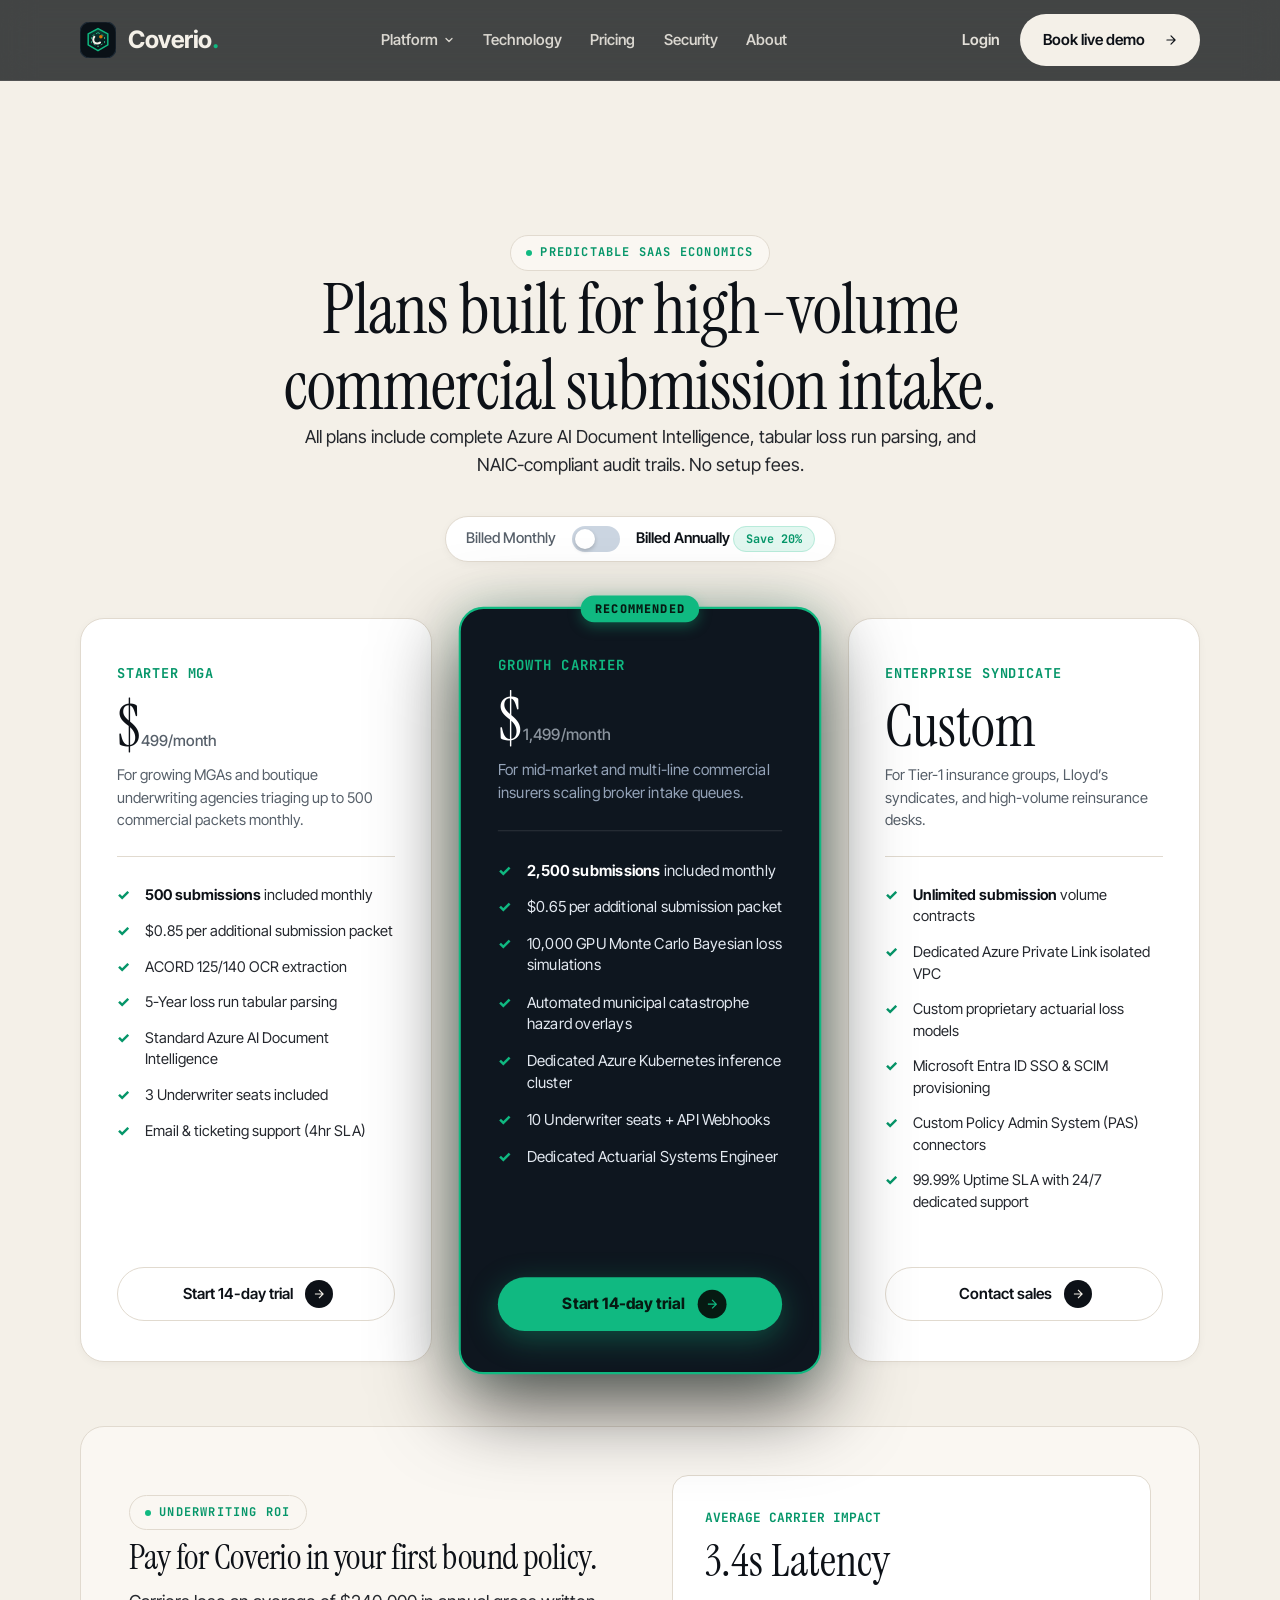
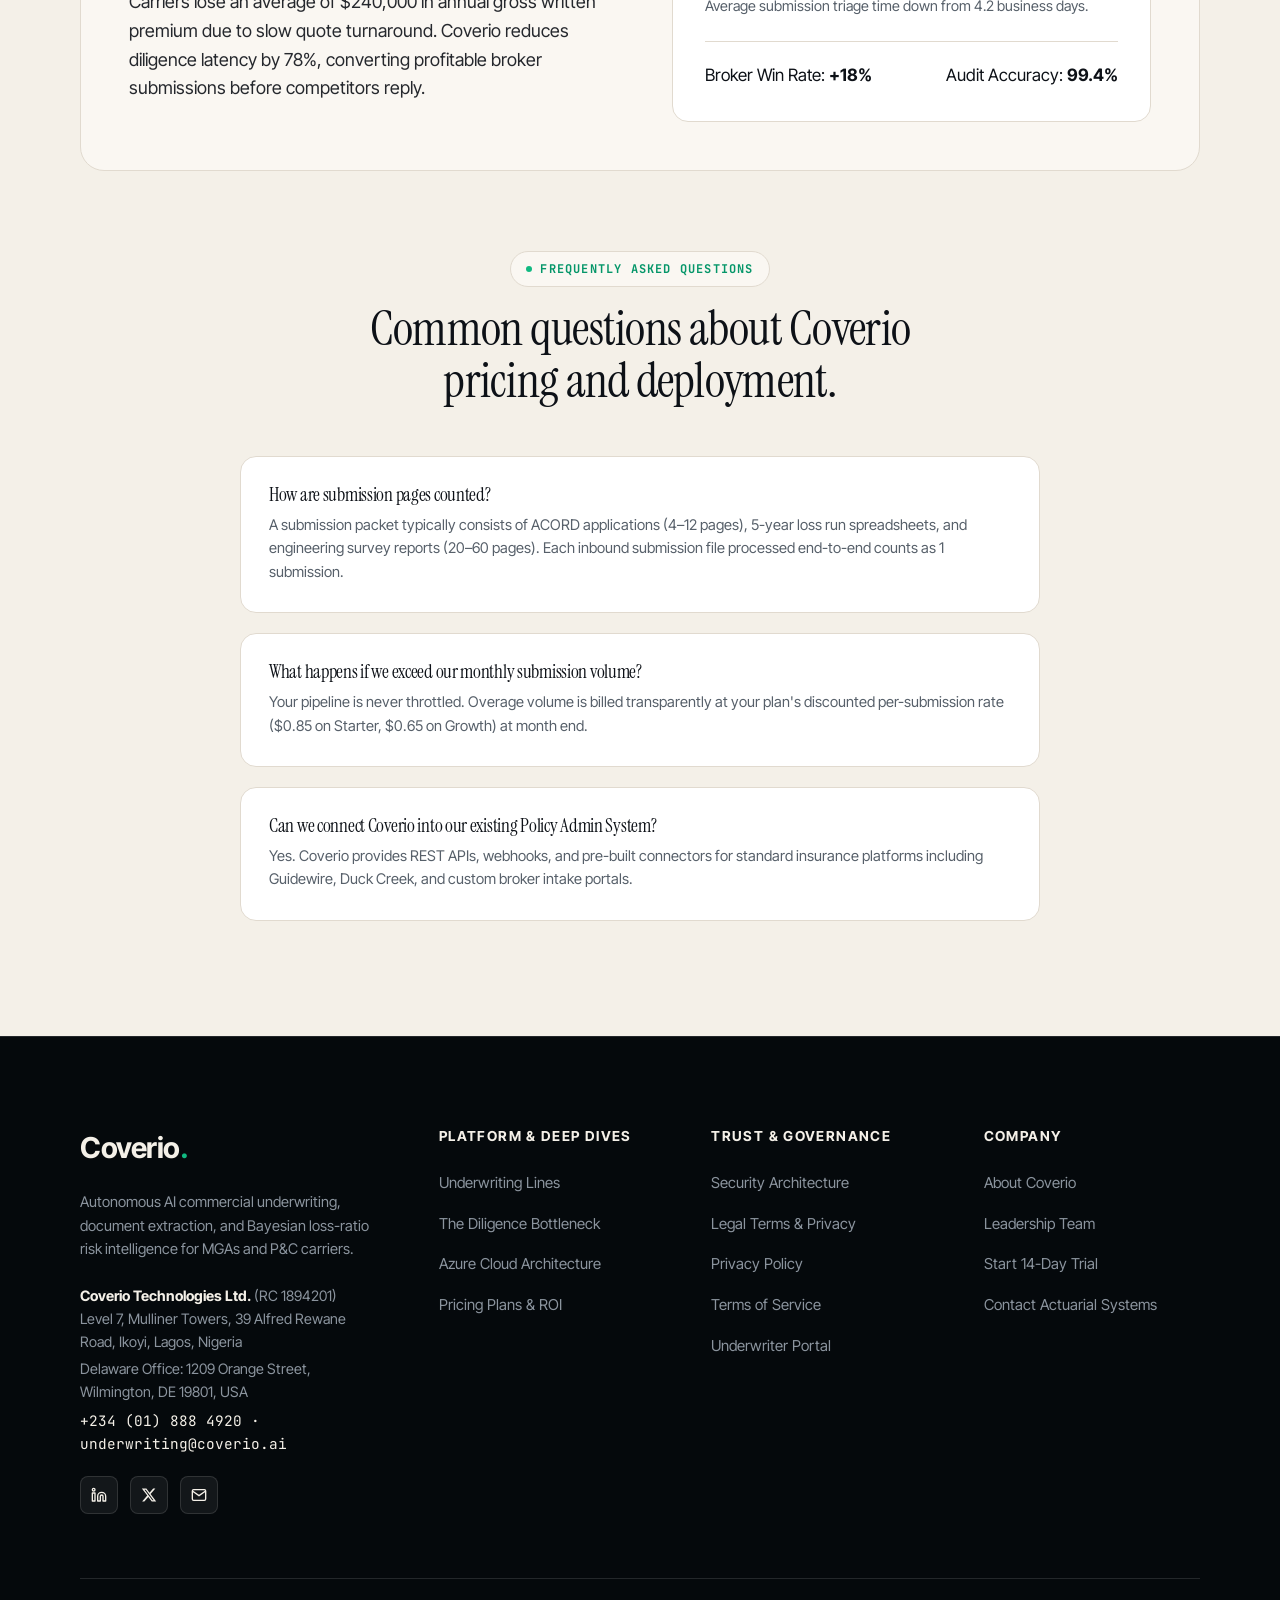
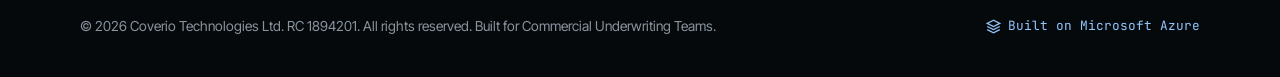
<file: pricing.html>
<!DOCTYPE html>
<html lang="en">
<head>
  <meta charset="UTF-8" />
  <meta name="viewport" content="width=device-width, initial-scale=1.0" />
  <title>Predictable Enterprise Pricing — Coverio</title>
  <meta name="description" content="Transparent, volume-scaled pricing for commercial P&C insurers, MGAs, and brokerages. Starter $499/mo, Growth $1,499/mo, and Enterprise Custom." />
  <meta name="theme-color" content="#080E13" />
  <link rel="canonical" href="https://coverio.ai/pricing.html" />

  <link rel="preconnect" href="https://fonts.googleapis.com" />
  <link rel="preconnect" href="https://fonts.gstatic.com" crossorigin />
  <link href="https://fonts.googleapis.com/css2?family=Instrument+Serif:ital@0;1&family=Inter+Tight:wght@400;500;600;700&family=JetBrains+Mono:wght@400;500;600;700&display=swap" rel="stylesheet" />

  <link rel="stylesheet" href="assets/styles.css?v=10.0" />
</head>
<body>
  <a class="skip-link" href="#main">Skip to content</a>

  <!-- Header -->
  <header class="site-header scrolled" id="siteHeader">
    <div class="container">
      <a href="index.html" class="brand" aria-label="Coverio Home">
        <svg class="brand-mark" viewBox="0 0 44 44" width="36" height="36" fill="none" xmlns="http://www.w3.org/2000/svg">
          <rect width="44" height="44" rx="12" fill="#0A1117" stroke="#1C2833" stroke-width="1.5"/>
          <path d="M22 8L34 14.5V28L22 35L10 28V14.5L22 8Z" fill="url(#coverioGradP)" stroke="#10B981" stroke-width="1.8" stroke-linejoin="round"/>
          <path d="M22 13L30 17.5V25.5L22 30L14 25.5V17.5L22 13Z" stroke="#34D399" stroke-width="1.2" stroke-dasharray="2.5 2.5" stroke-opacity="0.8"/>
          <path d="M17.5 18C15.8 19.8 15.8 23.2 17.5 25C19.2 26.8 22.8 26.8 24.5 25" stroke="#F5F1E9" stroke-width="2.4" stroke-linecap="round"/>
          <circle cx="25.5" cy="18" r="2.2" fill="#D97706"/>
          <defs>
            <linearGradient id="coverioGradP" x1="22" y1="8" x2="22" y2="35" gradientUnits="userSpaceOnUse">
              <stop stop-color="#10B981" stop-opacity="0.32"/>
              <stop offset="1" stop-color="#0A1117" stop-opacity="0.08"/>
            </linearGradient>
          </defs>
        </svg>
        <span class="brand-text">Coverio<span>.</span></span>
      </a>

                  <nav class="nav-links" aria-label="Primary Navigation">
        <div class="nav-dropdown">
          <span class="nav-dropdown-trigger">
            Platform
            <svg width="12" height="12" viewBox="0 0 24 24" fill="none" stroke="currentColor" stroke-width="2.5" stroke-linecap="round" stroke-linejoin="round"><polyline points="6 9 12 15 18 9"></polyline></svg>
          </span>
          <div class="nav-dropdown-panel">
            <a href="solution.html">
              <span class="dropdown-icon">
                <svg width="16" height="16" viewBox="0 0 24 24" fill="none" stroke="currentColor" stroke-width="2"><path d="M22 11.08V12a10 10 0 1 1-5.93-9.14"/><polyline points="22 4 12 14.01 9 11.01"/></svg>
              </span>
              <span class="dropdown-label">
                <span>Solutions</span>
                <small>Underwriting models by commercial line</small>
              </span>
            </a>
            <a href="problem.html">
              <span class="dropdown-icon">
                <svg width="16" height="16" viewBox="0 0 24 24" fill="none" stroke="currentColor" stroke-width="2"><circle cx="12" cy="12" r="10"/><line x1="12" y1="8" x2="12" y2="12"/><line x1="12" y1="16" x2="12.01" y2="16"/></svg>
              </span>
              <span class="dropdown-label">
                <span>The Problem</span>
                <small>Legacy submission drag & loss ratios</small>
              </span>
            </a>
          </div>
        </div>
        <a href="technology.html">Technology</a>
        <a href="pricing.html">Pricing</a>
        <a href="security.html">Security</a>
        <a href="about.html">About</a>
      </nav>

      <div class="nav-actions">
        <a href="login.html" class="nav-login">Login</a>
        <button type="button" class="btn header-cta" data-open-modal>
          Book live demo
          <span class="btn-arrow">
            <svg width="14" height="14" viewBox="0 0 24 24" fill="none" stroke="currentColor" stroke-width="2" stroke-linecap="round" stroke-linejoin="round"><path d="M5 12h14M12 5l7 7-7 7"/></svg>
          </span>
        </button>
      </div>

      <button class="nav-toggle" id="navToggle" type="button" aria-label="Toggle navigation menu">
        <svg viewBox="0 0 24 24" fill="none" stroke="currentColor" stroke-width="2"><line x1="3" y1="12" x2="21" y2="12"></line><line x1="3" y1="6" x2="21" y2="6"></line><line x1="3" y1="18" x2="21" y2="18"></line></svg>
      </button>
    </div>
  </header>

    <!-- Fullscreen Mobile Menu -->
  <div class="mobile-menu" id="mobileMenu" data-open="false">
    <a href="solution.html">Solutions</a>
    <a href="problem.html">The Problem</a>
    <a href="technology.html">Technology &amp; Stack</a>
    <a href="pricing.html">Pricing Plans</a>
    <a href="security.html">Security Architecture</a>
    <a href="about.html">About Coverio</a>
    <a href="login.html">Underwriter Login</a>
    <button type="button" class="btn btn--primary" style="margin-top: 1.5rem;" data-open-modal>
      Book live demo
      <span class="btn-arrow"><svg width="14" height="14" viewBox="0 0 24 24" fill="none" stroke="currentColor" stroke-width="2"><path d="M5 12h14M12 5l7 7-7 7"/></svg></span>
    </button>
  </div>


  <main id="main" style="padding-top: 120px;">
    
    <!-- Hero Pricing -->
    <section class="section">
      <div class="container">
        <div class="pricing-header-wrap">
          <span class="chip">Predictable SaaS Economics</span>
          <h1>Plans built for high-volume commercial submission intake.</h1>
          <p class="lead">All plans include complete Azure AI Document Intelligence, tabular loss run parsing, and NAIC-compliant audit trails. No setup fees.</p>

          <!-- Interactive Billing Toggle -->
          <div class="pricing-billing-toggle">
            <span style="color: var(--muted); font-weight: 500;">Billed Monthly</span>
            <label>
              <input type="checkbox" id="billingToggle" />
              <div class="toggle-pill"></div>
            </label>
            <span style="color: var(--ink); font-weight: 600;">Billed Annually <span class="discount-badge">Save 20%</span></span>
          </div>
        </div>

        <!-- 3 Tiers Grid (Master Prompt Required) -->
        <div class="pricing-grid">
          <!-- Starter -->
          <div class="pricing-card">
            <div class="pricing-tier-name">Starter MGA</div>
            <div class="pricing-price">$<span data-price-monthly="499" data-price-annual="399">499</span><span style="font-size: 0.95rem; font-family: var(--font-body); color: var(--muted); font-weight: 500;">/month</span></div>
            <div class="pricing-sub">For growing MGAs and boutique underwriting agencies triaging up to 500 commercial packets monthly.</div>
            <hr class="pricing-divider" />
            <ul class="pricing-features-list">
              <li><strong>500 submissions</strong> included monthly</li>
              <li>$0.85 per additional submission packet</li>
              <li>ACORD 125/140 OCR extraction</li>
              <li>5-Year loss run tabular parsing</li>
              <li>Standard Azure AI Document Intelligence</li>
              <li>3 Underwriter seats included</li>
              <li>Email &amp; ticketing support (4hr SLA)</li>
            </ul>
            <button type="button" class="btn btn--ghost" data-open-modal style="width: 100%; justify-content: center;">
              Start 14-day trial
              <span class="btn-arrow"><svg width="14" height="14" viewBox="0 0 24 24" fill="none" stroke="currentColor" stroke-width="2"><path d="M5 12h14M12 5l7 7-7 7"/></svg></span>
            </button>
          </div>

          <!-- Growth (Most Popular) -->
          <div class="pricing-card pricing-card--popular">
            <span class="popular-badge">Recommended</span>
            <div class="pricing-tier-name">Growth Carrier</div>
            <div class="pricing-price">$<span data-price-monthly="1,499" data-price-annual="1,199">1,499</span><span style="font-size: 0.95rem; font-family: var(--font-body); color: var(--obsidian-muted); font-weight: 500;">/month</span></div>
            <div class="pricing-sub">For mid-market and multi-line commercial insurers scaling broker intake queues.</div>
            <hr class="pricing-divider" />
            <ul class="pricing-features-list">
              <li><strong>2,500 submissions</strong> included monthly</li>
              <li>$0.65 per additional submission packet</li>
              <li>10,000 GPU Monte Carlo Bayesian loss simulations</li>
              <li>Automated municipal catastrophe hazard overlays</li>
              <li>Dedicated Azure Kubernetes inference cluster</li>
              <li>10 Underwriter seats + API Webhooks</li>
              <li>Dedicated Actuarial Systems Engineer</li>
            </ul>
            <button type="button" class="btn btn--emerald" data-open-modal style="width: 100%; justify-content: center;">
              Start 14-day trial
              <span class="btn-arrow"><svg width="14" height="14" viewBox="0 0 24 24" fill="none" stroke="currentColor" stroke-width="2"><path d="M5 12h14M12 5l7 7-7 7"/></svg></span>
            </button>
          </div>

          <!-- Enterprise -->
          <div class="pricing-card">
            <div class="pricing-tier-name">Enterprise Syndicate</div>
            <div class="pricing-price">Custom</div>
            <div class="pricing-sub">For Tier-1 insurance groups, Lloyd&rsquo;s syndicates, and high-volume reinsurance desks.</div>
            <hr class="pricing-divider" />
            <ul class="pricing-features-list">
              <li><strong>Unlimited submission</strong> volume contracts</li>
              <li>Dedicated Azure Private Link isolated VPC</li>
              <li>Custom proprietary actuarial loss models</li>
              <li>Microsoft Entra ID SSO &amp; SCIM provisioning</li>
              <li>Custom Policy Admin System (PAS) connectors</li>
              <li>99.99% Uptime SLA with 24/7 dedicated support</li>
            </ul>
            <button type="button" class="btn btn--ghost" data-open-modal style="width: 100%; justify-content: center;">
              Contact sales
              <span class="btn-arrow"><svg width="14" height="14" viewBox="0 0 24 24" fill="none" stroke="currentColor" stroke-width="2"><path d="M5 12h14M12 5l7 7-7 7"/></svg></span>
            </button>
          </div>
        </div>

        <!-- ROI Calculator Callout -->
        <div style="background: var(--paper); border: 1px solid var(--line); border-radius: var(--radius-lg); padding: 3rem; margin-top: 4rem;">
          <div class="split">
            <div>
              <span class="chip">Underwriting ROI</span>
              <h2 style="font-size: 2.2rem; margin-top: 0.5rem;">Pay for Coverio in your first bound policy.</h2>
              <p class="lead" style="margin-top: 0.75rem;">Carriers lose an average of $240,000 in annual gross written premium due to slow quote turnaround. Coverio reduces diligence latency by 78%, converting profitable broker submissions before competitors reply.</p>
            </div>
            <div style="background: #FFFFFF; border: 1px solid var(--line); border-radius: var(--radius); padding: 2rem;">
              <div style="font-family: var(--font-mono); font-size: 0.8rem; color: var(--emerald-deep); font-weight: 700; margin-bottom: 0.5rem;">AVERAGE CARRIER IMPACT</div>
              <div style="font-family: var(--font-display); font-size: 2.8rem; color: var(--ink); line-height: 1.1;">3.4s Latency</div>
              <p style="font-size: 0.9rem; color: var(--muted); margin-top: 0.5rem;">Average submission triage time down from 4.2 business days.</p>
              <div style="margin-top: 1.5rem; padding-top: 1.25rem; border-top: 1px solid var(--line); display: flex; justify-content: space-between;">
                <span>Broker Win Rate: <strong>+18%</strong></span>
                <span>Audit Accuracy: <strong>99.4%</strong></span>
              </div>
            </div>
          </div>
        </div>

        <!-- FAQ -->
        <div style="margin-top: 5rem;">
          <div class="section-head section-head--center">
            <span class="chip">Frequently Asked Questions</span>
            <h2>Common questions about Coverio pricing and deployment.</h2>
          </div>

          <div style="max-width: 800px; margin: 3rem auto 0; display: flex; flex-direction: column; gap: 1.25rem;">
            <div style="background: #FFFFFF; border: 1px solid var(--line); border-radius: var(--radius); padding: 1.75rem;">
              <h4 style="font-size: 1.2rem; margin-bottom: 0.5rem;">How are submission pages counted?</h4>
              <p style="font-size: 0.92rem; color: var(--muted); line-height: 1.6;">A submission packet typically consists of ACORD applications (4–12 pages), 5-year loss run spreadsheets, and engineering survey reports (20–60 pages). Each inbound submission file processed end-to-end counts as 1 submission.</p>
            </div>

            <div style="background: #FFFFFF; border: 1px solid var(--line); border-radius: var(--radius); padding: 1.75rem;">
              <h4 style="font-size: 1.2rem; margin-bottom: 0.5rem;">What happens if we exceed our monthly submission volume?</h4>
              <p style="font-size: 0.92rem; color: var(--muted); line-height: 1.6;">Your pipeline is never throttled. Overage volume is billed transparently at your plan's discounted per-submission rate ($0.85 on Starter, $0.65 on Growth) at month end.</p>
            </div>

            <div style="background: #FFFFFF; border: 1px solid var(--line); border-radius: var(--radius); padding: 1.75rem;">
              <h4 style="font-size: 1.2rem; margin-bottom: 0.5rem;">Can we connect Coverio into our existing Policy Admin System?</h4>
              <p style="font-size: 0.92rem; color: var(--muted); line-height: 1.6;">Yes. Coverio provides REST APIs, webhooks, and pre-built connectors for standard insurance platforms including Guidewire, Duck Creek, and custom broker intake portals.</p>
            </div>
          </div>
        </div>

      </div>
    </section>

  </main>

    <!-- ============================ FOOTER ============================ -->
  <footer class="site-footer">
    <div class="container">
      <div class="footer-grid">
        <div class="footer-col">
          <a href="index.html" class="brand" style="margin-bottom: 1.25rem;">
            <span class="brand-text" style="color: var(--cream); font-size: 1.8rem;">Coverio<span>.</span></span>
          </a>
          <p style="font-size: 0.92rem; color: var(--obsidian-muted); line-height: 1.6; max-width: 320px;">
            Autonomous AI commercial underwriting, document extraction, and Bayesian loss-ratio risk intelligence for MGAs and P&amp;C carriers.
          </p>

          <div class="footer-contact-block">
            <p><strong>Coverio Technologies Ltd.</strong> (RC 1894201)</p>
            <p>Level 7, Mulliner Towers, 39 Alfred Rewane Road, Ikoyi, Lagos, Nigeria</p>
            <p style="margin-top: 4px;">Delaware Office: 1209 Orange Street, Wilmington, DE 19801, USA</p>
            <p style="margin-top: 6px; font-family: var(--font-mono); color: var(--cream);">+234 (01) 888 4920 &middot; underwriting@coverio.ai</p>
          </div>

          <div class="footer-social-row">
            <a href="https://linkedin.com/company/coverio-ai" target="_blank" rel="noopener" class="footer-social-link" aria-label="Coverio on LinkedIn">
              <svg width="16" height="16" viewBox="0 0 24 24" fill="none" stroke="currentColor" stroke-width="2" stroke-linecap="round" stroke-linejoin="round"><path d="M16 8a6 6 0 0 1 6 6v7h-4v-7a2 2 0 0 0-2-2 2 2 0 0 0-2 2v7h-4v-7a6 6 0 0 1 6-6z"/><rect x="2" y="9" width="4" height="12"/><circle cx="4" cy="4" r="2"/></svg>
            </a>
            <a href="https://x.com/CoverioAI" target="_blank" rel="noopener" class="footer-social-link" aria-label="Coverio on X">
              <svg width="16" height="16" viewBox="0 0 24 24" fill="currentColor"><path d="M18.244 2.25h3.308l-7.227 8.26 8.502 11.24H16.17l-5.214-6.817L4.99 21.75H1.68l7.73-8.835L1.254 2.25H8.08l4.713 6.231zm-1.161 17.52h1.833L7.084 4.126H5.117z"/></svg>
            </a>
            <a href="mailto:underwriting@coverio.ai" class="footer-social-link" aria-label="Email Coverio">
              <svg width="16" height="16" viewBox="0 0 24 24" fill="none" stroke="currentColor" stroke-width="2"><path d="M4 4h16c1.1 0 2 .9 2 2v12c0 1.1-.9 2-2 2H4c-1.1 0-2-.9-2-2V6c0-1.1.9-2 2-2z"/><polyline points="22,6 12,13 2,6"/></svg>
            </a>
          </div>
        </div>

        <div class="footer-col">
          <h5>Platform &amp; Deep Dives</h5>
          <ul>
            <li><a href="solution.html">Underwriting Lines</a></li>
            <li><a href="problem.html">The Diligence Bottleneck</a></li>
            <li><a href="technology.html">Azure Cloud Architecture</a></li>
            <li><a href="pricing.html">Pricing Plans &amp; ROI</a></li>
          </ul>
        </div>

        <div class="footer-col">
          <h5>Trust &amp; Governance</h5>
          <ul>
            <li><a href="security.html">Security Architecture</a></li>
            <li><a href="legal.html">Legal Terms &amp; Privacy</a></li>
            <li><a href="privacy.html">Privacy Policy</a></li>
            <li><a href="terms.html">Terms of Service</a></li>
            <li><a href="login.html">Underwriter Portal</a></li>
          </ul>
        </div>

        <div class="footer-col">
          <h5>Company</h5>
          <ul>
            <li><a href="about.html">About Coverio</a></li>
            <li><a href="index.html#team">Leadership Team</a></li>
            <li><a href="pricing.html">Start 14-Day Trial</a></li>
            <li><a href="mailto:underwriting@coverio.ai">Contact Actuarial Systems</a></li>
          </ul>
        </div>
      </div>

      <div class="footer-bottom">
        <div>&copy; 2026 Coverio Technologies Ltd. RC 1894201. All rights reserved. Built for Commercial Underwriting Teams.</div>
        <div class="azure-badge">
          <svg width="14" height="14" viewBox="0 0 24 24" fill="none" stroke="currentColor" stroke-width="2"><path d="M12 2L2 7l10 5 10-5-10-5zM2 17l10 5 10-5M2 12l10 5 10-5"/></svg>
          Built on Microsoft Azure
        </div>
      </div>
    </div>
  </footer>

  <!-- Pilot Modal -->
  <div class="modal-overlay" id="pilotModal" role="dialog" aria-modal="true" aria-labelledby="modalTitle">
    <div class="modal-box">
      <button type="button" class="modal-close" data-close-modal aria-label="Close modal">
        <svg width="20" height="20" viewBox="0 0 24 24" fill="none" stroke="currentColor" stroke-width="2"><line x1="18" y1="6" x2="6" y2="18"></line><line x1="6" y1="6" x2="18" y2="18"></line></svg>
      </button>
      <div id="pilotForm">
        <span class="chip" style="margin-bottom: 8px;">Enterprise Onboarding</span>
        <h3 id="modalTitle" style="font-size: 1.8rem; margin-bottom: 8px;">Request Underwriting Demo</h3>
        <p style="font-size: 0.9rem; color: var(--muted); margin-bottom: 1.5rem;">Join 2,400+ commercial underwriting teams deploying Coverio on live submission volume.</p>
        <form>
          <div class="form-group">
            <label class="form-label" for="workEmail">Work Email</label>
            <input type="email" id="workEmail" class="form-input" placeholder="underwriter@carrier.com" required />
          </div>
          <div class="form-group">
            <label class="form-label" for="companyName">Organization</label>
            <input type="text" id="companyName" class="form-input" placeholder="Carrier or MGA Name" required />
          </div>
          <button type="submit" class="btn btn--primary" style="width: 100%; margin-top: 0.5rem; justify-content: center;">
            Provision Console Access
            <span class="btn-arrow"><svg viewBox="0 0 24 24" fill="none" stroke="currentColor" stroke-width="2"><path d="M5 12h14M12 5l7 7-7 7"/></svg></span>
          </button>
          <p style="font-size: 0.74rem; font-family: var(--font-mono); color: var(--muted); text-align: center; margin-top: 10px;">
            Encrypted with Azure Key Vault &middot; SOC2 Type II Aligned
          </p>
        </form>
      </div>
      <div id="pilotFormSuccess" style="display: none; text-align: center; padding-block: 2rem;">
        <h3 style="font-size: 1.8rem; margin-bottom: 8px;">Access Request Received</h3>
        <p style="font-size: 0.92rem; color: var(--muted); margin-bottom: 1.5rem;">Our actuarial systems team will provision your dedicated console within 24 hours.</p>
        <button type="button" class="btn btn--ghost" data-close-modal>Close</button>
      </div>
    </div>
  </div>


  <script src="assets/app.js"></script>
</body>
</html>
</file>
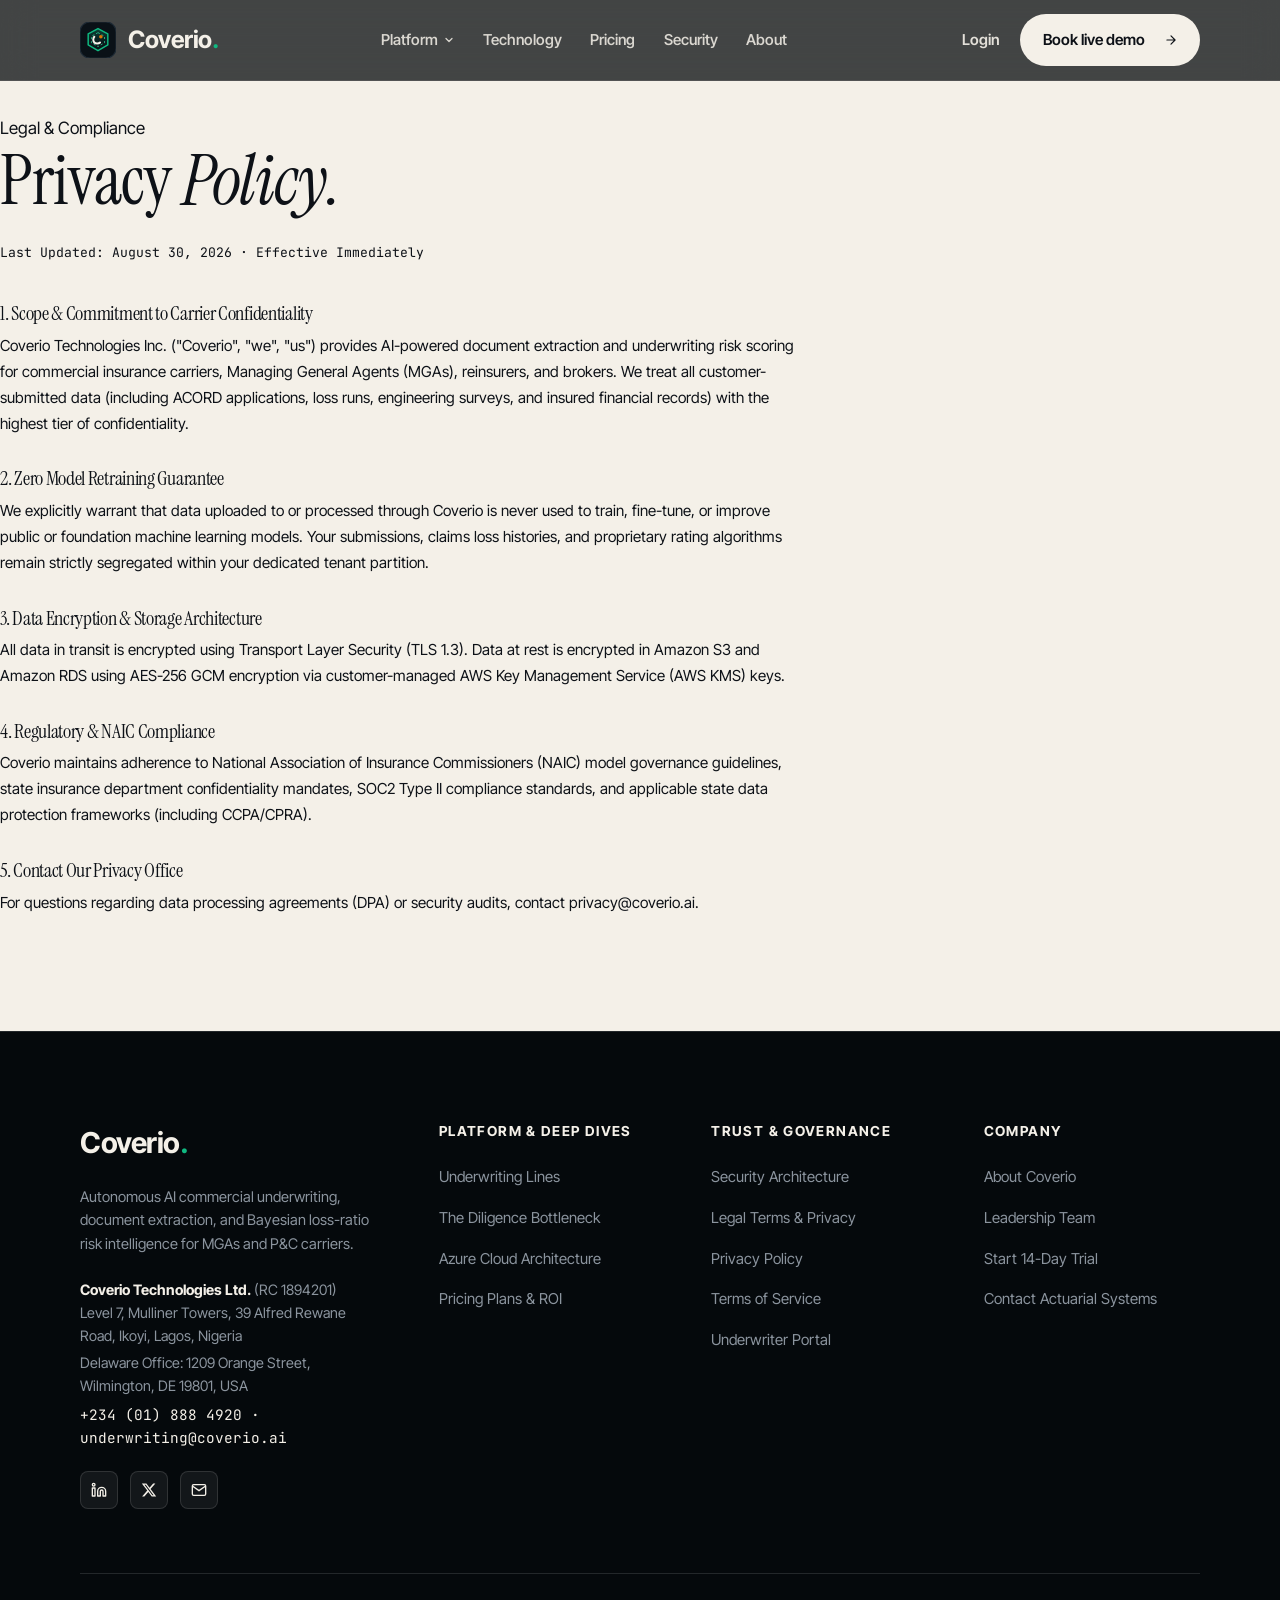
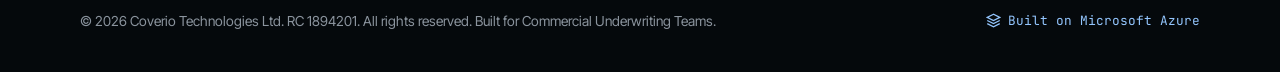
<file: privacy.html>
<!DOCTYPE html>
<html lang="en">
<head>
  <meta charset="UTF-8" />
  <meta name="viewport" content="width=device-width, initial-scale=1.0" />
  <title>Privacy Policy — Coverio</title>
  <meta name="description" content="Coverio privacy policy, carrier data protection commitments, and zero model training terms." />
  <meta name="theme-color" content="#070B0E" />
  <link rel="canonical" href="https://coverio.ai/privacy.html" />

  <link rel="preconnect" href="https://fonts.googleapis.com" />
  <link rel="preconnect" href="https://fonts.gstatic.com" crossorigin />
  <link href="https://fonts.googleapis.com/css2?family=Instrument+Serif:ital@0;1&family=Inter+Tight:wght@400;500;600;700&family=JetBrains+Mono:wght@400;500;600;700&display=swap" rel="stylesheet" />

  <link rel="stylesheet" href="assets/styles.css?v=10.0" />
</head>
<body>
  <a class="skip-link" href="#main">Skip to content</a>

  <header class="site-header scrolled" id="siteHeader">
    <div class="container">
      <a href="index.html" class="brand" aria-label="Coverio Home">
        <svg class="brand-mark" viewBox="0 0 44 44" width="36" height="36" fill="none" xmlns="http://www.w3.org/2000/svg">
          <rect width="44" height="44" rx="12" fill="#0A1117" stroke="#1C2833" stroke-width="1.5"/>
          <path d="M22 8L34 14.5V28L22 35L10 28V14.5L22 8Z" fill="url(#coverioGradSub)" stroke="#10B981" stroke-width="1.8" stroke-linejoin="round"/>
          <path d="M22 13L30 17.5V25.5L22 30L14 25.5V17.5L22 13Z" stroke="#34D399" stroke-width="1.2" stroke-dasharray="2.5 2.5" stroke-opacity="0.8"/>
          <path d="M17.5 18C15.8 19.8 15.8 23.2 17.5 25C19.2 26.8 22.8 26.8 24.5 25" stroke="#F5F1E9" stroke-width="2.4" stroke-linecap="round"/>
          <circle cx="25.5" cy="18" r="2.2" fill="#D97706"/>
          <defs>
            <linearGradient id="coverioGradSub" x1="22" y1="8" x2="22" y2="35" gradientUnits="userSpaceOnUse">
              <stop stop-color="#10B981" stop-opacity="0.32"/>
              <stop offset="1" stop-color="#0A1117" stop-opacity="0.08"/>
            </linearGradient>
          </defs>
        </svg>
        <span class="brand-text">Coverio<span>.</span></span>
      </a>

            <nav class="nav-links" aria-label="Primary Navigation">
        <div class="nav-dropdown">
          <span class="nav-dropdown-trigger">
            Platform
            <svg width="12" height="12" viewBox="0 0 24 24" fill="none" stroke="currentColor" stroke-width="2.5" stroke-linecap="round" stroke-linejoin="round"><polyline points="6 9 12 15 18 9"></polyline></svg>
          </span>
          <div class="nav-dropdown-panel">
            <a href="solution.html">
              <span class="dropdown-icon">
                <svg width="16" height="16" viewBox="0 0 24 24" fill="none" stroke="currentColor" stroke-width="2"><path d="M22 11.08V12a10 10 0 1 1-5.93-9.14"/><polyline points="22 4 12 14.01 9 11.01"/></svg>
              </span>
              <span class="dropdown-label">
                <span>Solutions</span>
                <small>Underwriting models by commercial line</small>
              </span>
            </a>
            <a href="problem.html">
              <span class="dropdown-icon">
                <svg width="16" height="16" viewBox="0 0 24 24" fill="none" stroke="currentColor" stroke-width="2"><circle cx="12" cy="12" r="10"/><line x1="12" y1="8" x2="12" y2="12"/><line x1="12" y1="16" x2="12.01" y2="16"/></svg>
              </span>
              <span class="dropdown-label">
                <span>The Problem</span>
                <small>Legacy submission drag & loss ratios</small>
              </span>
            </a>
          </div>
        </div>
        <a href="technology.html">Technology</a>
        <a href="pricing.html">Pricing</a>
        <a href="security.html">Security</a>
        <a href="about.html">About</a>
      </nav>

      <div class="nav-actions">
        <a href="login.html" class="nav-login">Login</a>
        <button type="button" class="btn header-cta" data-open-modal>
          Book live demo
          <span class="btn-arrow">
            <svg width="14" height="14" viewBox="0 0 24 24" fill="none" stroke="currentColor" stroke-width="2" stroke-linecap="round" stroke-linejoin="round"><path d="M5 12h14M12 5l7 7-7 7"/></svg>
          </span>
        </button>
      </div>

      <button class="nav-toggle" id="navToggle" type="button" aria-label="Toggle navigation menu">
        <svg viewBox="0 0 24 24" fill="none" stroke="currentColor" stroke-width="2"><line x1="3" y1="12" x2="21" y2="12"></line><line x1="3" y1="6" x2="21" y2="6"></line><line x1="3" y1="18" x2="21" y2="18"></line></svg>
      </button>
    </div>
  </header>

    <!-- Fullscreen Mobile Menu -->
  <div class="mobile-menu" id="mobileMenu" data-open="false">
    <a href="solution.html">Solutions</a>
    <a href="problem.html">The Problem</a>
    <a href="technology.html">Technology &amp; Stack</a>
    <a href="pricing.html">Pricing Plans</a>
    <a href="security.html">Security Architecture</a>
    <a href="about.html">About Coverio</a>
    <a href="login.html">Underwriter Login</a>
    <button type="button" class="btn btn--primary" style="margin-top: 1.5rem;" data-open-modal>
      Book live demo
      <span class="btn-arrow"><svg width="14" height="14" viewBox="0 0 24 24" fill="none" stroke="currentColor" stroke-width="2"><path d="M5 12h14M12 5l7 7-7 7"/></svg></span>
    </button>
  </div>

<main class="section">
    <div class="wrap" style="max-width: 800px;">
      <span class="eyebrow">Legal & Compliance</span>
      <h1 class="display-title" style="margin-bottom: 1.5rem;">Privacy <em>Policy.</em></h1>
      <p style="font-family: var(--font-mono); font-size: 0.82rem; color: var(--text-tertiary); margin-bottom: 2.5rem;">Last Updated: August 30, 2026 · Effective Immediately</p>

      <div style="display: flex; flex-direction: column; gap: 2rem; color: var(--text-secondary); line-height: 1.7; font-size: 0.95rem;">
        <div>
          <h3 style="color: var(--text-primary); font-size: 1.25rem; margin-bottom: 0.5rem;">1. Scope & Commitment to Carrier Confidentiality</h3>
          <p>Coverio Technologies Inc. ("Coverio", "we", "us") provides AI-powered document extraction and underwriting risk scoring for commercial insurance carriers, Managing General Agents (MGAs), reinsurers, and brokers. We treat all customer-submitted data (including ACORD applications, loss runs, engineering surveys, and insured financial records) with the highest tier of confidentiality.</p>
        </div>

        <div>
          <h3 style="color: var(--text-primary); font-size: 1.25rem; margin-bottom: 0.5rem;">2. Zero Model Retraining Guarantee</h3>
          <p>We explicitly warrant that data uploaded to or processed through Coverio is never used to train, fine-tune, or improve public or foundation machine learning models. Your submissions, claims loss histories, and proprietary rating algorithms remain strictly segregated within your dedicated tenant partition.</p>
        </div>

        <div>
          <h3 style="color: var(--text-primary); font-size: 1.25rem; margin-bottom: 0.5rem;">3. Data Encryption & Storage Architecture</h3>
          <p>All data in transit is encrypted using Transport Layer Security (TLS 1.3). Data at rest is encrypted in Amazon S3 and Amazon RDS using AES-256 GCM encryption via customer-managed AWS Key Management Service (AWS KMS) keys.</p>
        </div>

        <div>
          <h3 style="color: var(--text-primary); font-size: 1.25rem; margin-bottom: 0.5rem;">4. Regulatory & NAIC Compliance</h3>
          <p>Coverio maintains adherence to National Association of Insurance Commissioners (NAIC) model governance guidelines, state insurance department confidentiality mandates, SOC2 Type II compliance standards, and applicable state data protection frameworks (including CCPA/CPRA).</p>
        </div>

        <div>
          <h3 style="color: var(--text-primary); font-size: 1.25rem; margin-bottom: 0.5rem;">5. Contact Our Privacy Office</h3>
          <p>For questions regarding data processing agreements (DPA) or security audits, contact <a href="mailto:privacy@coverio.ai" style="color: var(--emerald-400);">privacy@coverio.ai</a>.</p>
        </div>
      </div>
    </div>
  </main>

    <!-- ============================ FOOTER ============================ -->
  <footer class="site-footer">
    <div class="container">
      <div class="footer-grid">
        <div class="footer-col">
          <a href="index.html" class="brand" style="margin-bottom: 1.25rem;">
            <span class="brand-text" style="color: var(--cream); font-size: 1.8rem;">Coverio<span>.</span></span>
          </a>
          <p style="font-size: 0.92rem; color: var(--obsidian-muted); line-height: 1.6; max-width: 320px;">
            Autonomous AI commercial underwriting, document extraction, and Bayesian loss-ratio risk intelligence for MGAs and P&amp;C carriers.
          </p>

          <div class="footer-contact-block">
            <p><strong>Coverio Technologies Ltd.</strong> (RC 1894201)</p>
            <p>Level 7, Mulliner Towers, 39 Alfred Rewane Road, Ikoyi, Lagos, Nigeria</p>
            <p style="margin-top: 4px;">Delaware Office: 1209 Orange Street, Wilmington, DE 19801, USA</p>
            <p style="margin-top: 6px; font-family: var(--font-mono); color: var(--cream);">+234 (01) 888 4920 &middot; underwriting@coverio.ai</p>
          </div>

          <div class="footer-social-row">
            <a href="https://linkedin.com/company/coverio-ai" target="_blank" rel="noopener" class="footer-social-link" aria-label="Coverio on LinkedIn">
              <svg width="16" height="16" viewBox="0 0 24 24" fill="none" stroke="currentColor" stroke-width="2" stroke-linecap="round" stroke-linejoin="round"><path d="M16 8a6 6 0 0 1 6 6v7h-4v-7a2 2 0 0 0-2-2 2 2 0 0 0-2 2v7h-4v-7a6 6 0 0 1 6-6z"/><rect x="2" y="9" width="4" height="12"/><circle cx="4" cy="4" r="2"/></svg>
            </a>
            <a href="https://x.com/CoverioAI" target="_blank" rel="noopener" class="footer-social-link" aria-label="Coverio on X">
              <svg width="16" height="16" viewBox="0 0 24 24" fill="currentColor"><path d="M18.244 2.25h3.308l-7.227 8.26 8.502 11.24H16.17l-5.214-6.817L4.99 21.75H1.68l7.73-8.835L1.254 2.25H8.08l4.713 6.231zm-1.161 17.52h1.833L7.084 4.126H5.117z"/></svg>
            </a>
            <a href="mailto:underwriting@coverio.ai" class="footer-social-link" aria-label="Email Coverio">
              <svg width="16" height="16" viewBox="0 0 24 24" fill="none" stroke="currentColor" stroke-width="2"><path d="M4 4h16c1.1 0 2 .9 2 2v12c0 1.1-.9 2-2 2H4c-1.1 0-2-.9-2-2V6c0-1.1.9-2 2-2z"/><polyline points="22,6 12,13 2,6"/></svg>
            </a>
          </div>
        </div>

        <div class="footer-col">
          <h5>Platform &amp; Deep Dives</h5>
          <ul>
            <li><a href="solution.html">Underwriting Lines</a></li>
            <li><a href="problem.html">The Diligence Bottleneck</a></li>
            <li><a href="technology.html">Azure Cloud Architecture</a></li>
            <li><a href="pricing.html">Pricing Plans &amp; ROI</a></li>
          </ul>
        </div>

        <div class="footer-col">
          <h5>Trust &amp; Governance</h5>
          <ul>
            <li><a href="security.html">Security Architecture</a></li>
            <li><a href="legal.html">Legal Terms &amp; Privacy</a></li>
            <li><a href="privacy.html">Privacy Policy</a></li>
            <li><a href="terms.html">Terms of Service</a></li>
            <li><a href="login.html">Underwriter Portal</a></li>
          </ul>
        </div>

        <div class="footer-col">
          <h5>Company</h5>
          <ul>
            <li><a href="about.html">About Coverio</a></li>
            <li><a href="index.html#team">Leadership Team</a></li>
            <li><a href="pricing.html">Start 14-Day Trial</a></li>
            <li><a href="mailto:underwriting@coverio.ai">Contact Actuarial Systems</a></li>
          </ul>
        </div>
      </div>

      <div class="footer-bottom">
        <div>&copy; 2026 Coverio Technologies Ltd. RC 1894201. All rights reserved. Built for Commercial Underwriting Teams.</div>
        <div class="azure-badge">
          <svg width="14" height="14" viewBox="0 0 24 24" fill="none" stroke="currentColor" stroke-width="2"><path d="M12 2L2 7l10 5 10-5-10-5zM2 17l10 5 10-5M2 12l10 5 10-5"/></svg>
          Built on Microsoft Azure
        </div>
      </div>
    </div>
  </footer>


  <!-- Pilot Modal -->
  <div class="modal-overlay" id="pilotModal" role="dialog" aria-modal="true" aria-labelledby="modalTitle">
    <div class="modal-box">
      <button type="button" class="modal-close" data-close-modal aria-label="Close modal">
        <svg width="20" height="20" viewBox="0 0 24 24" fill="none" stroke="currentColor" stroke-width="2"><line x1="18" y1="6" x2="6" y2="18"></line><line x1="6" y1="6" x2="18" y2="18"></line></svg>
      </button>
      <div id="pilotForm">
        <span class="chip" style="margin-bottom: 8px;">Enterprise Onboarding</span>
        <h3 id="modalTitle" style="font-size: 1.8rem; margin-bottom: 8px;">Request Underwriting Demo</h3>
        <p style="font-size: 0.9rem; color: var(--muted); margin-bottom: 1.5rem;">Join 2,400+ commercial underwriting teams deploying Coverio on live submission volume.</p>
        <form>
          <div class="form-group">
            <label class="form-label" for="workEmail">Work Email</label>
            <input type="email" id="workEmail" class="form-input" placeholder="underwriter@carrier.com" required />
          </div>
          <button type="submit" class="btn btn--primary" style="width: 100%; margin-top: 0.5rem; justify-content: center;">
            Schedule Live Review
            <span class="btn-arrow"><svg viewBox="0 0 24 24" fill="none" stroke="currentColor" stroke-width="2"><path d="M5 12h14M12 5l7 7-7 7"/></svg></span>
          </button>
        </form>
      </div>
    </div>
  </div>

  <script src="assets/app.js"></script>
</body>
</html>
</file>
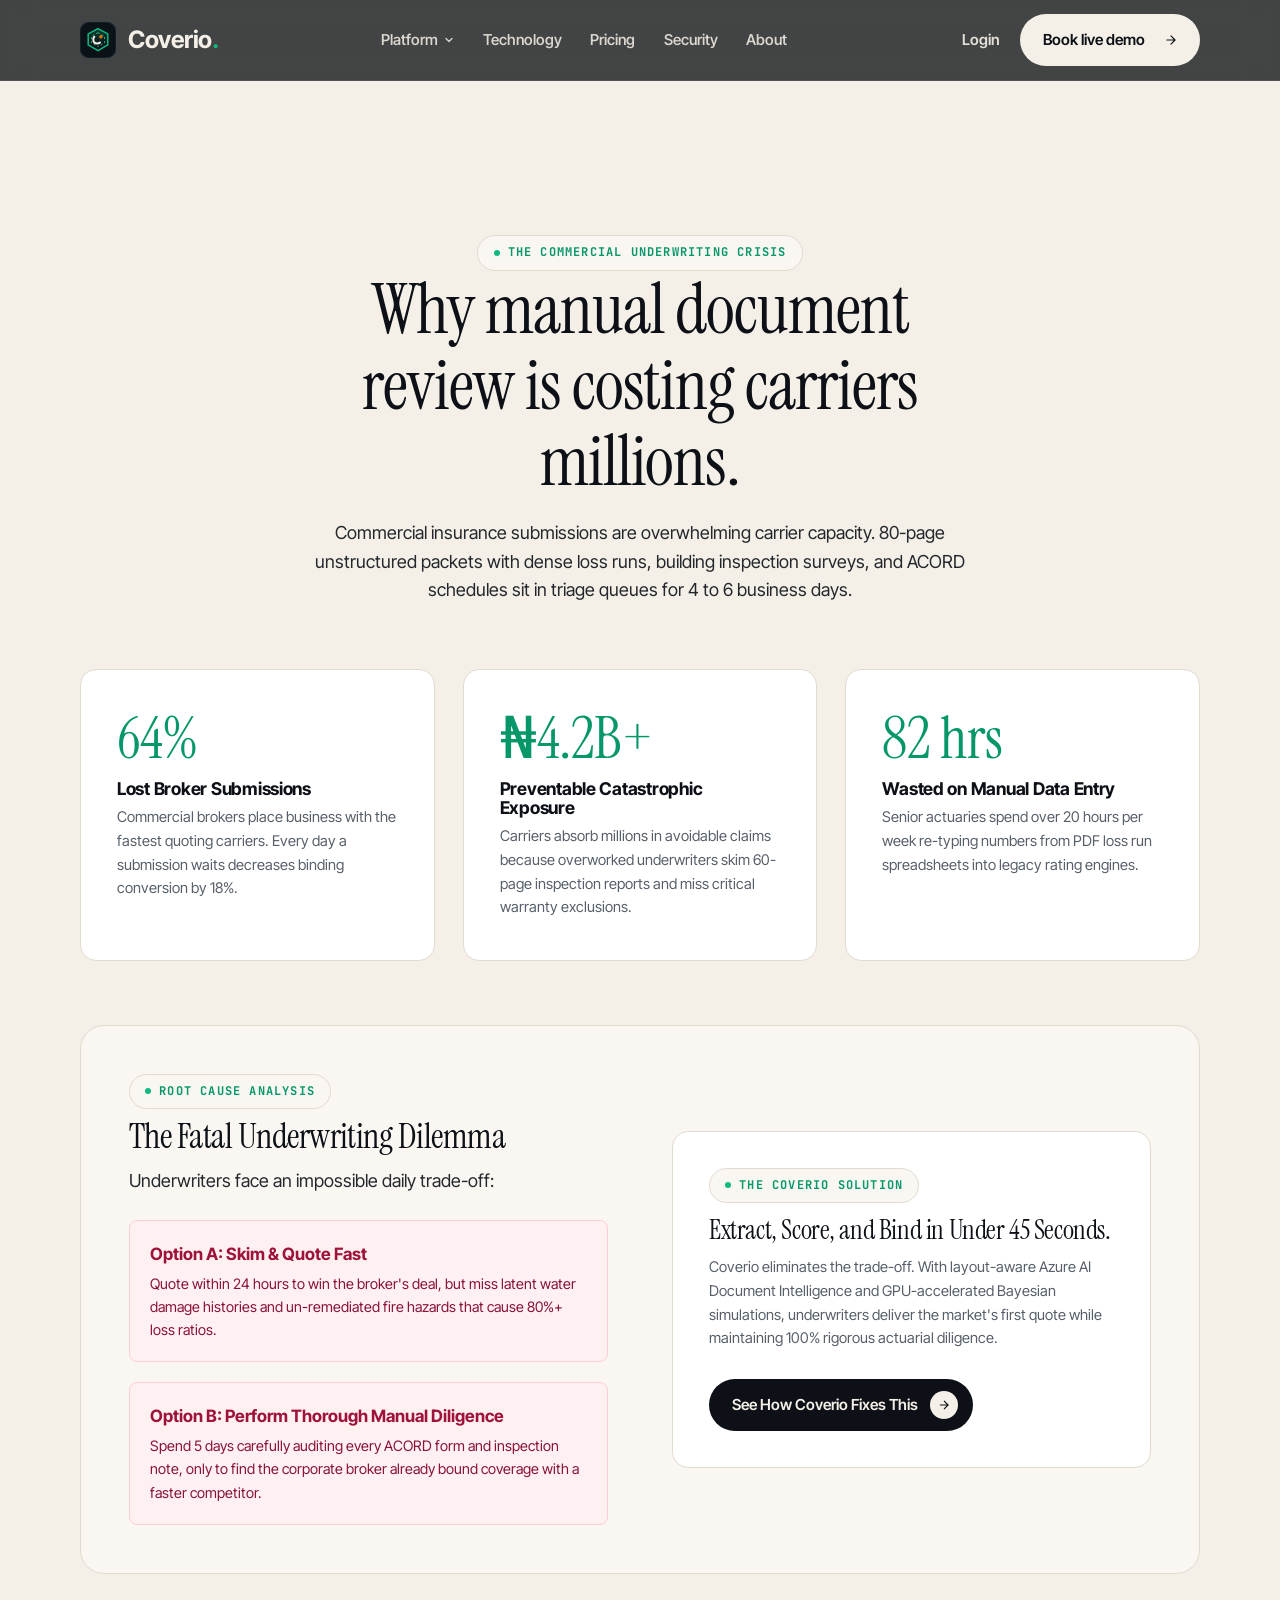
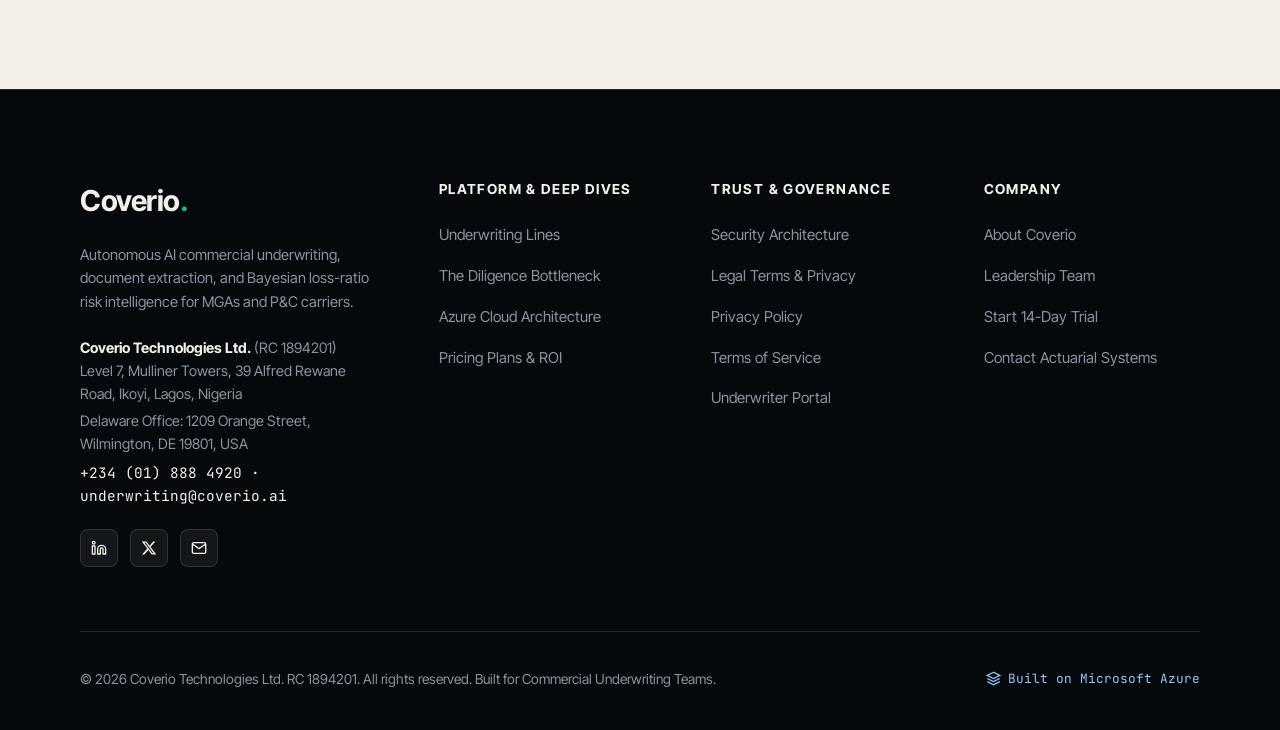
<file: problem.html>
<!DOCTYPE html>
<html lang="en">
<head>
  <meta charset="UTF-8" />
  <meta name="viewport" content="width=device-width, initial-scale=1.0" />
  <title>The Commercial Underwriting Bottleneck — Coverio</title>
  <meta name="description" content="Why manual commercial submission review causes 64% submission loss and multi-million dollar unpriced catastrophe claims for P&C insurers and MGAs." />
  <meta name="theme-color" content="#080E13" />
  <link rel="canonical" href="https://coverio.ai/problem.html" />

  <link rel="preconnect" href="https://fonts.googleapis.com" />
  <link rel="preconnect" href="https://fonts.gstatic.com" crossorigin />
  <link href="https://fonts.googleapis.com/css2?family=Instrument+Serif:ital@0;1&family=Inter+Tight:wght@400;500;600;700&family=JetBrains+Mono:wght@400;500;600;700&display=swap" rel="stylesheet" />

  <link rel="stylesheet" href="assets/styles.css?v=10.0" />
</head>
<body>
  <a class="skip-link" href="#main">Skip to content</a>

  <!-- Header -->
  <header class="site-header scrolled" id="siteHeader">
    <div class="container">
      <a href="index.html" class="brand" aria-label="Coverio Home">
        <svg class="brand-mark" viewBox="0 0 44 44" width="36" height="36" fill="none" xmlns="http://www.w3.org/2000/svg">
          <rect width="44" height="44" rx="12" fill="#0A1117" stroke="#1C2833" stroke-width="1.5"/>
          <path d="M22 8L34 14.5V28L22 35L10 28V14.5L22 8Z" fill="url(#coverioGradPr)" stroke="#10B981" stroke-width="1.8" stroke-linejoin="round"/>
          <path d="M22 13L30 17.5V25.5L22 30L14 25.5V17.5L22 13Z" stroke="#34D399" stroke-width="1.2" stroke-dasharray="2.5 2.5" stroke-opacity="0.8"/>
          <path d="M17.5 18C15.8 19.8 15.8 23.2 17.5 25C19.2 26.8 22.8 26.8 24.5 25" stroke="#F5F1E9" stroke-width="2.4" stroke-linecap="round"/>
          <circle cx="25.5" cy="18" r="2.2" fill="#D97706"/>
          <defs>
            <linearGradient id="coverioGradPr" x1="22" y1="8" x2="22" y2="35" gradientUnits="userSpaceOnUse">
              <stop stop-color="#10B981" stop-opacity="0.32"/>
              <stop offset="1" stop-color="#0A1117" stop-opacity="0.08"/>
            </linearGradient>
          </defs>
        </svg>
        <span class="brand-text">Coverio<span>.</span></span>
      </a>

                  <nav class="nav-links" aria-label="Primary Navigation">
        <div class="nav-dropdown">
          <span class="nav-dropdown-trigger">
            Platform
            <svg width="12" height="12" viewBox="0 0 24 24" fill="none" stroke="currentColor" stroke-width="2.5" stroke-linecap="round" stroke-linejoin="round"><polyline points="6 9 12 15 18 9"></polyline></svg>
          </span>
          <div class="nav-dropdown-panel">
            <a href="solution.html">
              <span class="dropdown-icon">
                <svg width="16" height="16" viewBox="0 0 24 24" fill="none" stroke="currentColor" stroke-width="2"><path d="M22 11.08V12a10 10 0 1 1-5.93-9.14"/><polyline points="22 4 12 14.01 9 11.01"/></svg>
              </span>
              <span class="dropdown-label">
                <span>Solutions</span>
                <small>Underwriting models by commercial line</small>
              </span>
            </a>
            <a href="problem.html">
              <span class="dropdown-icon">
                <svg width="16" height="16" viewBox="0 0 24 24" fill="none" stroke="currentColor" stroke-width="2"><circle cx="12" cy="12" r="10"/><line x1="12" y1="8" x2="12" y2="12"/><line x1="12" y1="16" x2="12.01" y2="16"/></svg>
              </span>
              <span class="dropdown-label">
                <span>The Problem</span>
                <small>Legacy submission drag & loss ratios</small>
              </span>
            </a>
          </div>
        </div>
        <a href="technology.html">Technology</a>
        <a href="pricing.html">Pricing</a>
        <a href="security.html">Security</a>
        <a href="about.html">About</a>
      </nav>

      <div class="nav-actions">
        <a href="login.html" class="nav-login">Login</a>
        <button type="button" class="btn header-cta" data-open-modal>
          Book live demo
          <span class="btn-arrow">
            <svg width="14" height="14" viewBox="0 0 24 24" fill="none" stroke="currentColor" stroke-width="2" stroke-linecap="round" stroke-linejoin="round"><path d="M5 12h14M12 5l7 7-7 7"/></svg>
          </span>
        </button>
      </div>

      <button class="nav-toggle" id="navToggle" type="button" aria-label="Toggle navigation menu">
        <svg viewBox="0 0 24 24" fill="none" stroke="currentColor" stroke-width="2"><line x1="3" y1="12" x2="21" y2="12"></line><line x1="3" y1="6" x2="21" y2="6"></line><line x1="3" y1="18" x2="21" y2="18"></line></svg>
      </button>
    </div>
  </header>

  <main id="main" style="padding-top: 120px;">
    
    <section class="section">
      <div class="container">
        <div class="section-head section-head--center" style="max-width: 65ch;">
          <span class="chip">The Commercial Underwriting Crisis</span>
          <h1>Why manual document review is costing carriers millions.</h1>
          <p class="lead">Commercial insurance submissions are overwhelming carrier capacity. 80-page unstructured packets with dense loss runs, building inspection surveys, and ACORD schedules sit in triage queues for 4 to 6 business days.</p>
        </div>

        <div class="stat-pills-row" style="margin-top: 4rem;">
          <div class="stat-pill-card signal">
            <div class="stat-num">64%</div>
            <h4>Lost Broker Submissions</h4>
            <p>Commercial brokers place business with the fastest quoting carriers. Every day a submission waits decreases binding conversion by 18%.</p>
          </div>

          <div class="stat-pill-card signal">
            <div class="stat-num">₦4.2B+</div>
            <h4>Preventable Catastrophic Exposure</h4>
            <p>Carriers absorb millions in avoidable claims because overworked underwriters skim 60-page inspection reports and miss critical warranty exclusions.</p>
          </div>

          <div class="stat-pill-card signal">
            <div class="stat-num">82 hrs</div>
            <h4>Wasted on Manual Data Entry</h4>
            <p>Senior actuaries spend over 20 hours per week re-typing numbers from PDF loss run spreadsheets into legacy rating engines.</p>
          </div>
        </div>

        <!-- Deep Dive Breakdown -->
        <div style="background: var(--paper); border: 1px solid var(--line); border-radius: var(--radius-lg); padding: 3rem; margin-top: 4rem;">
          <div class="split">
            <div>
              <span class="chip">Root Cause Analysis</span>
              <h2 style="font-size: 2.2rem; margin-top: 0.5rem;">The Fatal Underwriting Dilemma</h2>
              <p class="lead" style="margin-top: 0.75rem;">Underwriters face an impossible daily trade-off:</p>
              <div style="display: flex; flex-direction: column; gap: 1.25rem; margin-top: 1.5rem;">
                <div style="padding: 1.25rem; background: #FFF1F2; border: 1px solid #FECDD3; border-radius: var(--radius-sm);">
                  <strong style="color: #9F1239;">Option A: Skim & Quote Fast</strong>
                  <p style="font-size: 0.9rem; color: #881337; margin-top: 4px;">Quote within 24 hours to win the broker's deal, but miss latent water damage histories and un-remediated fire hazards that cause 80%+ loss ratios.</p>
                </div>
                <div style="padding: 1.25rem; background: #FFF1F2; border: 1px solid #FECDD3; border-radius: var(--radius-sm);">
                  <strong style="color: #9F1239;">Option B: Perform Thorough Manual Diligence</strong>
                  <p style="font-size: 0.9rem; color: #881337; margin-top: 4px;">Spend 5 days carefully auditing every ACORD form and inspection note, only to find the corporate broker already bound coverage with a faster competitor.</p>
                </div>
              </div>
            </div>

            <div>
              <div style="background: #FFFFFF; border: 1px solid var(--line); border-radius: var(--radius); padding: 2.25rem;">
                <span class="chip">The Coverio Solution</span>
                <h3 style="font-size: 1.7rem; margin-top: 0.75rem;">Extract, Score, and Bind in Under 45 Seconds.</h3>
                <p style="font-size: 0.92rem; color: var(--muted); margin-top: 0.75rem; line-height: 1.6;">Coverio eliminates the trade-off. With layout-aware Azure AI Document Intelligence and GPU-accelerated Bayesian simulations, underwriters deliver the market's first quote while maintaining 100% rigorous actuarial diligence.</p>
                <div style="margin-top: 1.75rem;">
                  <a href="solution.html" class="btn btn--primary">
                    See How Coverio Fixes This
                    <span class="btn-arrow"><svg viewBox="0 0 24 24" fill="none" stroke="currentColor" stroke-width="2"><path d="M5 12h14M12 5l7 7-7 7"/></svg></span>
                  </a>
                </div>
              </div>
            </div>
          </div>
        </div>

      </div>
    </section>

  </main>

    <!-- ============================ FOOTER ============================ -->
  <footer class="site-footer">
    <div class="container">
      <div class="footer-grid">
        <div class="footer-col">
          <a href="index.html" class="brand" style="margin-bottom: 1.25rem;">
            <span class="brand-text" style="color: var(--cream); font-size: 1.8rem;">Coverio<span>.</span></span>
          </a>
          <p style="font-size: 0.92rem; color: var(--obsidian-muted); line-height: 1.6; max-width: 320px;">
            Autonomous AI commercial underwriting, document extraction, and Bayesian loss-ratio risk intelligence for MGAs and P&amp;C carriers.
          </p>

          <div class="footer-contact-block">
            <p><strong>Coverio Technologies Ltd.</strong> (RC 1894201)</p>
            <p>Level 7, Mulliner Towers, 39 Alfred Rewane Road, Ikoyi, Lagos, Nigeria</p>
            <p style="margin-top: 4px;">Delaware Office: 1209 Orange Street, Wilmington, DE 19801, USA</p>
            <p style="margin-top: 6px; font-family: var(--font-mono); color: var(--cream);">+234 (01) 888 4920 &middot; underwriting@coverio.ai</p>
          </div>

          <div class="footer-social-row">
            <a href="https://linkedin.com/company/coverio-ai" target="_blank" rel="noopener" class="footer-social-link" aria-label="Coverio on LinkedIn">
              <svg width="16" height="16" viewBox="0 0 24 24" fill="none" stroke="currentColor" stroke-width="2" stroke-linecap="round" stroke-linejoin="round"><path d="M16 8a6 6 0 0 1 6 6v7h-4v-7a2 2 0 0 0-2-2 2 2 0 0 0-2 2v7h-4v-7a6 6 0 0 1 6-6z"/><rect x="2" y="9" width="4" height="12"/><circle cx="4" cy="4" r="2"/></svg>
            </a>
            <a href="https://x.com/CoverioAI" target="_blank" rel="noopener" class="footer-social-link" aria-label="Coverio on X">
              <svg width="16" height="16" viewBox="0 0 24 24" fill="currentColor"><path d="M18.244 2.25h3.308l-7.227 8.26 8.502 11.24H16.17l-5.214-6.817L4.99 21.75H1.68l7.73-8.835L1.254 2.25H8.08l4.713 6.231zm-1.161 17.52h1.833L7.084 4.126H5.117z"/></svg>
            </a>
            <a href="mailto:underwriting@coverio.ai" class="footer-social-link" aria-label="Email Coverio">
              <svg width="16" height="16" viewBox="0 0 24 24" fill="none" stroke="currentColor" stroke-width="2"><path d="M4 4h16c1.1 0 2 .9 2 2v12c0 1.1-.9 2-2 2H4c-1.1 0-2-.9-2-2V6c0-1.1.9-2 2-2z"/><polyline points="22,6 12,13 2,6"/></svg>
            </a>
          </div>
        </div>

        <div class="footer-col">
          <h5>Platform &amp; Deep Dives</h5>
          <ul>
            <li><a href="solution.html">Underwriting Lines</a></li>
            <li><a href="problem.html">The Diligence Bottleneck</a></li>
            <li><a href="technology.html">Azure Cloud Architecture</a></li>
            <li><a href="pricing.html">Pricing Plans &amp; ROI</a></li>
          </ul>
        </div>

        <div class="footer-col">
          <h5>Trust &amp; Governance</h5>
          <ul>
            <li><a href="security.html">Security Architecture</a></li>
            <li><a href="legal.html">Legal Terms &amp; Privacy</a></li>
            <li><a href="privacy.html">Privacy Policy</a></li>
            <li><a href="terms.html">Terms of Service</a></li>
            <li><a href="login.html">Underwriter Portal</a></li>
          </ul>
        </div>

        <div class="footer-col">
          <h5>Company</h5>
          <ul>
            <li><a href="about.html">About Coverio</a></li>
            <li><a href="index.html#team">Leadership Team</a></li>
            <li><a href="pricing.html">Start 14-Day Trial</a></li>
            <li><a href="mailto:underwriting@coverio.ai">Contact Actuarial Systems</a></li>
          </ul>
        </div>
      </div>

      <div class="footer-bottom">
        <div>&copy; 2026 Coverio Technologies Ltd. RC 1894201. All rights reserved. Built for Commercial Underwriting Teams.</div>
        <div class="azure-badge">
          <svg width="14" height="14" viewBox="0 0 24 24" fill="none" stroke="currentColor" stroke-width="2"><path d="M12 2L2 7l10 5 10-5-10-5zM2 17l10 5 10-5M2 12l10 5 10-5"/></svg>
          Built on Microsoft Azure
        </div>
      </div>
    </div>
  </footer>

  <!-- Pilot Modal -->
  <div class="modal-overlay" id="pilotModal" role="dialog" aria-modal="true" aria-labelledby="modalTitle">
    <div class="modal-box">
      <button type="button" class="modal-close" data-close-modal aria-label="Close modal">
        <svg width="20" height="20" viewBox="0 0 24 24" fill="none" stroke="currentColor" stroke-width="2"><line x1="18" y1="6" x2="6" y2="18"></line><line x1="6" y1="6" x2="18" y2="18"></line></svg>
      </button>
      <div id="pilotForm">
        <span class="chip" style="margin-bottom: 8px;">Enterprise Onboarding</span>
        <h3 id="modalTitle" style="font-size: 1.8rem; margin-bottom: 8px;">Request Underwriting Demo</h3>
        <p style="font-size: 0.9rem; color: var(--muted); margin-bottom: 1.5rem;">Join 2,400+ commercial underwriting teams deploying Coverio on live submission volume.</p>
        <form>
          <div class="form-group">
            <label class="form-label" for="workEmail">Work Email</label>
            <input type="email" id="workEmail" class="form-input" placeholder="underwriter@carrier.com" required />
          </div>
          <div class="form-group">
            <label class="form-label" for="companyName">Organization</label>
            <input type="text" id="companyName" class="form-input" placeholder="Carrier or MGA Name" required />
          </div>
          <button type="submit" class="btn btn--primary" style="width: 100%; margin-top: 0.5rem; justify-content: center;">
            Provision Console Access
            <span class="btn-arrow"><svg viewBox="0 0 24 24" fill="none" stroke="currentColor" stroke-width="2"><path d="M5 12h14M12 5l7 7-7 7"/></svg></span>
          </button>
          <p style="font-size: 0.74rem; font-family: var(--font-mono); color: var(--muted); text-align: center; margin-top: 10px;">
            Encrypted with Azure Key Vault &middot; SOC2 Type II Aligned
          </p>
        </form>
      </div>
      <div id="pilotFormSuccess" style="display: none; text-align: center; padding-block: 2rem;">
        <h3 style="font-size: 1.8rem; margin-bottom: 8px;">Access Request Received</h3>
        <p style="font-size: 0.92rem; color: var(--muted); margin-bottom: 1.5rem;">Our actuarial systems team will provision your dedicated console within 24 hours.</p>
        <button type="button" class="btn btn--ghost" data-close-modal>Close</button>
      </div>
    </div>
  </div>



  <script src="assets/app.js"></script>
</body>
</html>
</file>
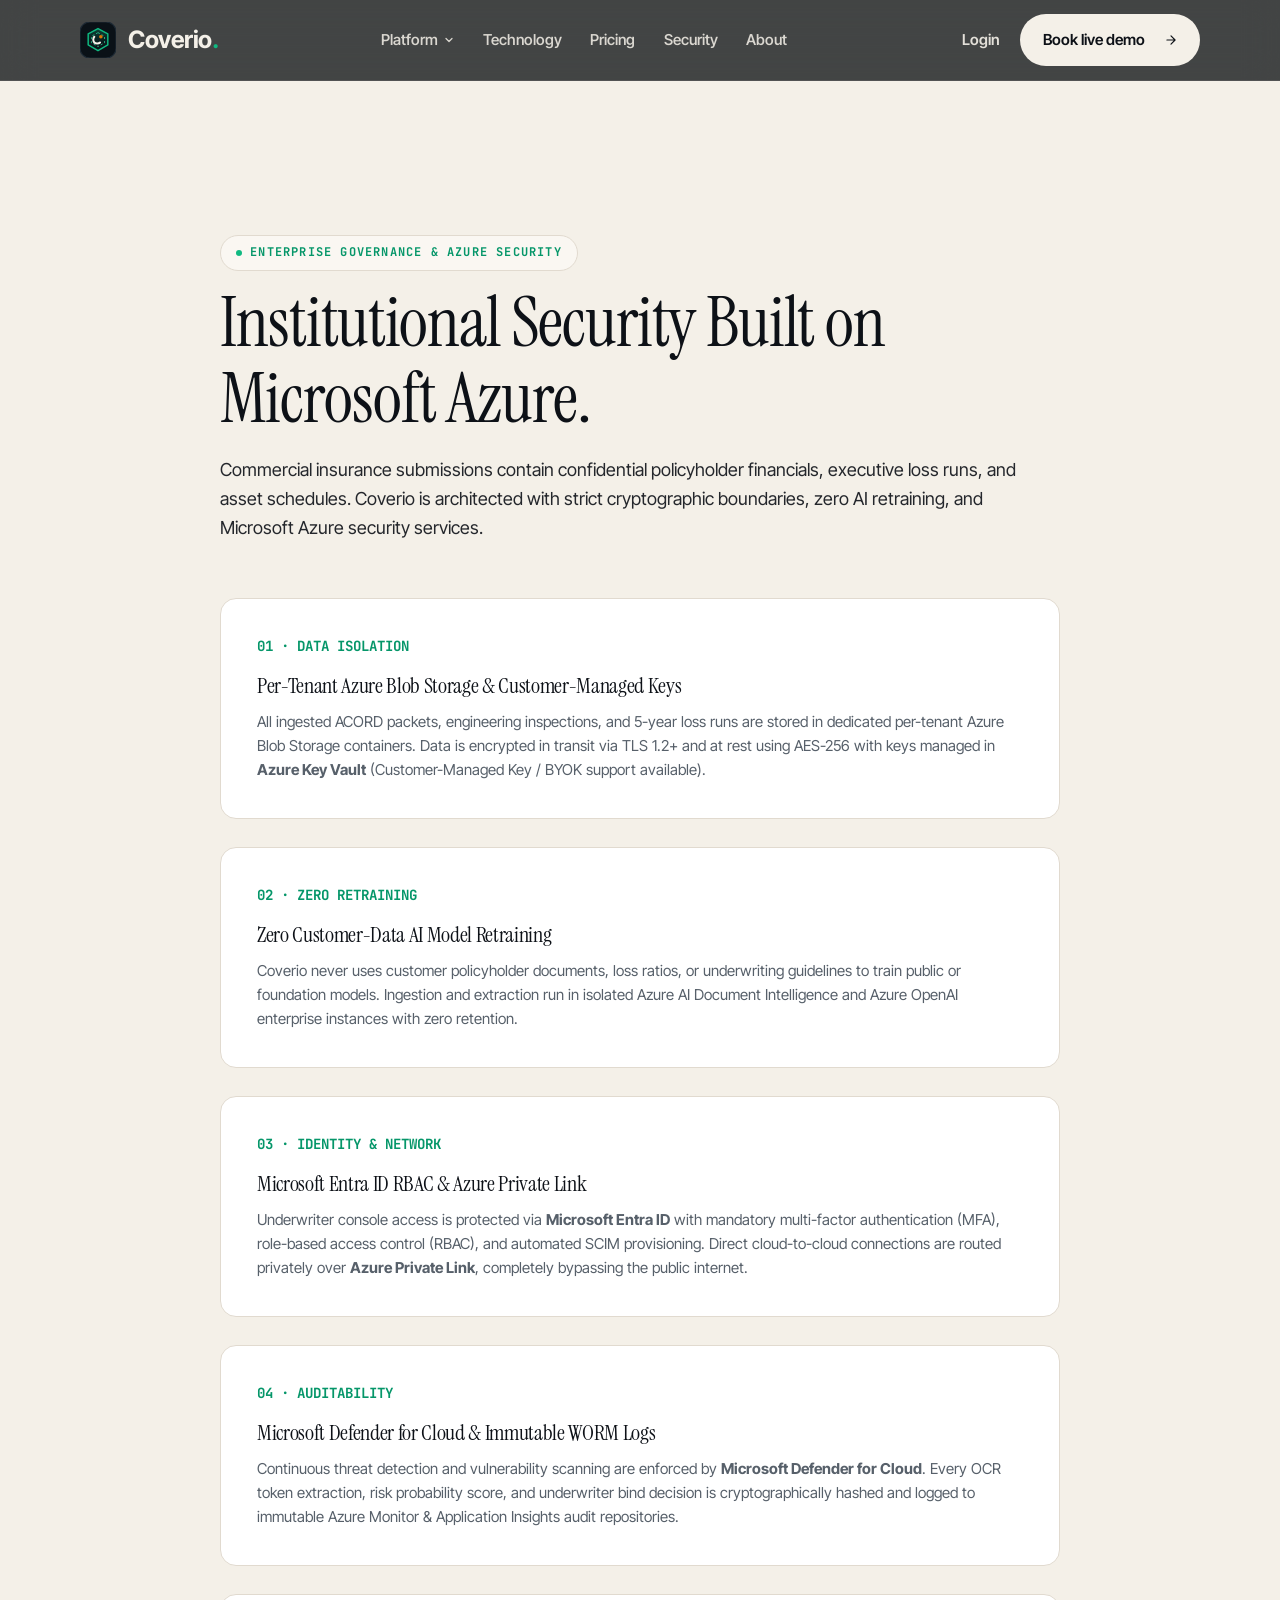
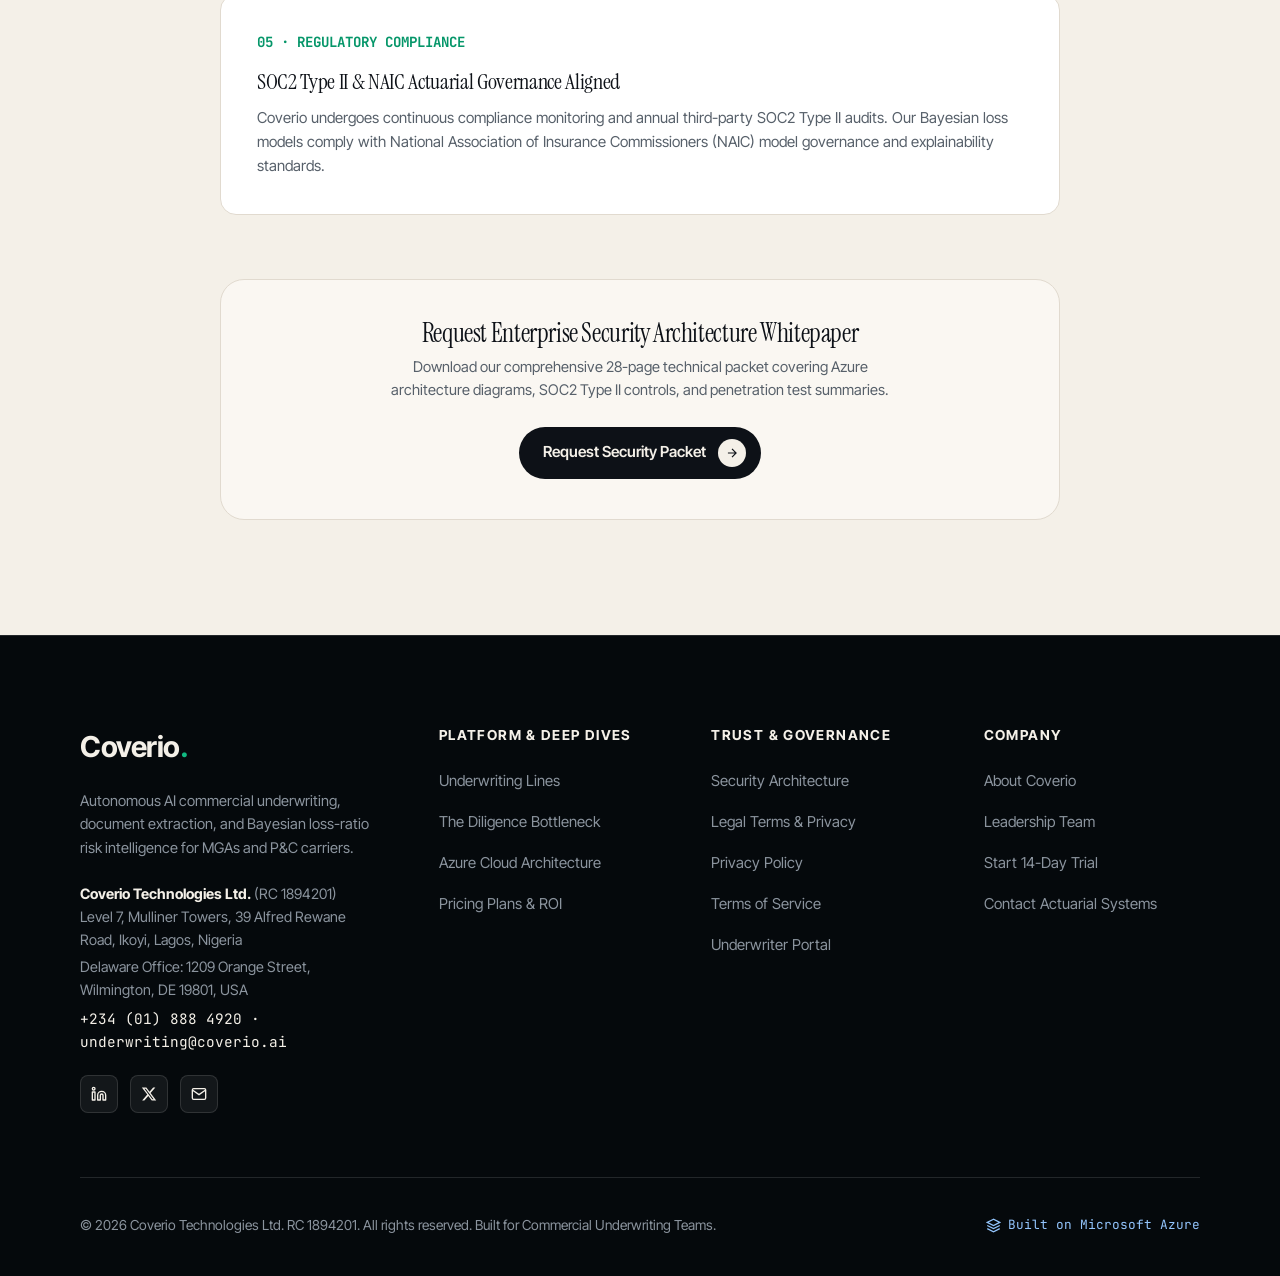
<file: security.html>
<!DOCTYPE html>
<html lang="en">
<head>
  <meta charset="UTF-8" />
  <meta name="viewport" content="width=device-width, initial-scale=1.0" />
  <title>Security Architecture & Azure Compliance — Coverio</title>
  <meta name="description" content="Coverio enterprise security architecture, Microsoft Entra ID RBAC, Azure Key Vault, per-tenant Blob isolation, SOC2 Type II, and NAIC model governance." />
  <meta name="theme-color" content="#080E13" />
  <link rel="canonical" href="https://coverio.ai/security.html" />

  <link rel="preconnect" href="https://fonts.googleapis.com" />
  <link rel="preconnect" href="https://fonts.gstatic.com" crossorigin />
  <link href="https://fonts.googleapis.com/css2?family=Instrument+Serif:ital@0;1&family=Inter+Tight:wght@400;500;600;700&family=JetBrains+Mono:wght@400;500;600;700&display=swap" rel="stylesheet" />

  <link rel="stylesheet" href="assets/styles.css?v=10.0" />
</head>
<body>
  <a class="skip-link" href="#main">Skip to content</a>

  <!-- Header -->
  <header class="site-header scrolled" id="siteHeader">
    <div class="container">
      <a href="index.html" class="brand" aria-label="Coverio Home">
        <svg class="brand-mark" viewBox="0 0 44 44" width="36" height="36" fill="none" xmlns="http://www.w3.org/2000/svg">
          <rect width="44" height="44" rx="12" fill="#0A1117" stroke="#1C2833" stroke-width="1.5"/>
          <path d="M22 8L34 14.5V28L22 35L10 28V14.5L22 8Z" fill="url(#coverioGradSec)" stroke="#10B981" stroke-width="1.8" stroke-linejoin="round"/>
          <path d="M22 13L30 17.5V25.5L22 30L14 25.5V17.5L22 13Z" stroke="#34D399" stroke-width="1.2" stroke-dasharray="2.5 2.5" stroke-opacity="0.8"/>
          <path d="M17.5 18C15.8 19.8 15.8 23.2 17.5 25C19.2 26.8 22.8 26.8 24.5 25" stroke="#F5F1E9" stroke-width="2.4" stroke-linecap="round"/>
          <circle cx="25.5" cy="18" r="2.2" fill="#D97706"/>
          <defs>
            <linearGradient id="coverioGradSec" x1="22" y1="8" x2="22" y2="35" gradientUnits="userSpaceOnUse">
              <stop stop-color="#10B981" stop-opacity="0.32"/>
              <stop offset="1" stop-color="#0A1117" stop-opacity="0.08"/>
            </linearGradient>
          </defs>
        </svg>
        <span class="brand-text">Coverio<span>.</span></span>
      </a>

                  <nav class="nav-links" aria-label="Primary Navigation">
        <div class="nav-dropdown">
          <span class="nav-dropdown-trigger">
            Platform
            <svg width="12" height="12" viewBox="0 0 24 24" fill="none" stroke="currentColor" stroke-width="2.5" stroke-linecap="round" stroke-linejoin="round"><polyline points="6 9 12 15 18 9"></polyline></svg>
          </span>
          <div class="nav-dropdown-panel">
            <a href="solution.html">
              <span class="dropdown-icon">
                <svg width="16" height="16" viewBox="0 0 24 24" fill="none" stroke="currentColor" stroke-width="2"><path d="M22 11.08V12a10 10 0 1 1-5.93-9.14"/><polyline points="22 4 12 14.01 9 11.01"/></svg>
              </span>
              <span class="dropdown-label">
                <span>Solutions</span>
                <small>Underwriting models by commercial line</small>
              </span>
            </a>
            <a href="problem.html">
              <span class="dropdown-icon">
                <svg width="16" height="16" viewBox="0 0 24 24" fill="none" stroke="currentColor" stroke-width="2"><circle cx="12" cy="12" r="10"/><line x1="12" y1="8" x2="12" y2="12"/><line x1="12" y1="16" x2="12.01" y2="16"/></svg>
              </span>
              <span class="dropdown-label">
                <span>The Problem</span>
                <small>Legacy submission drag & loss ratios</small>
              </span>
            </a>
          </div>
        </div>
        <a href="technology.html">Technology</a>
        <a href="pricing.html">Pricing</a>
        <a href="security.html">Security</a>
        <a href="about.html">About</a>
      </nav>

      <div class="nav-actions">
        <a href="login.html" class="nav-login">Login</a>
        <button type="button" class="btn header-cta" data-open-modal>
          Book live demo
          <span class="btn-arrow">
            <svg width="14" height="14" viewBox="0 0 24 24" fill="none" stroke="currentColor" stroke-width="2" stroke-linecap="round" stroke-linejoin="round"><path d="M5 12h14M12 5l7 7-7 7"/></svg>
          </span>
        </button>
      </div>

      <button class="nav-toggle" id="navToggle" type="button" aria-label="Toggle navigation menu">
        <svg viewBox="0 0 24 24" fill="none" stroke="currentColor" stroke-width="2"><line x1="3" y1="12" x2="21" y2="12"></line><line x1="3" y1="6" x2="21" y2="6"></line><line x1="3" y1="18" x2="21" y2="18"></line></svg>
      </button>
    </div>
  </header>

    <!-- Fullscreen Mobile Menu -->
  <div class="mobile-menu" id="mobileMenu" data-open="false">
    <a href="solution.html">Solutions</a>
    <a href="problem.html">The Problem</a>
    <a href="technology.html">Technology &amp; Stack</a>
    <a href="pricing.html">Pricing Plans</a>
    <a href="security.html">Security Architecture</a>
    <a href="about.html">About Coverio</a>
    <a href="login.html">Underwriter Login</a>
    <button type="button" class="btn btn--primary" style="margin-top: 1.5rem;" data-open-modal>
      Book live demo
      <span class="btn-arrow"><svg width="14" height="14" viewBox="0 0 24 24" fill="none" stroke="currentColor" stroke-width="2"><path d="M5 12h14M12 5l7 7-7 7"/></svg></span>
    </button>
  </div>


  <main id="main" style="padding-top: 120px;">
    <section class="section">
      <div class="container" style="max-width: 920px;">
        <span class="chip">Enterprise Governance & Azure Security</span>
        <h1 style="margin-top: 0.85rem; margin-bottom: 1.25rem;">Institutional Security Built on Microsoft Azure.</h1>
        <p class="lead" style="margin-bottom: 3.5rem;">Commercial insurance submissions contain confidential policyholder financials, executive loss runs, and asset schedules. Coverio is architected with strict cryptographic boundaries, zero AI retraining, and Microsoft Azure security services.</p>

        <div style="display: flex; flex-direction: column; gap: 1.75rem;">
          
          <div class="step-card" style="padding: 2.25rem;">
            <div class="step-num">01 · DATA ISOLATION</div>
            <h3>Per-Tenant Azure Blob Storage & Customer-Managed Keys</h3>
            <p>All ingested ACORD packets, engineering inspections, and 5-year loss runs are stored in dedicated per-tenant Azure Blob Storage containers. Data is encrypted in transit via TLS 1.2+ and at rest using AES-256 with keys managed in <strong>Azure Key Vault</strong> (Customer-Managed Key / BYOK support available).</p>
          </div>

          <div class="step-card" style="padding: 2.25rem;">
            <div class="step-num">02 · ZERO RETRAINING</div>
            <h3>Zero Customer-Data AI Model Retraining</h3>
            <p>Coverio never uses customer policyholder documents, loss ratios, or underwriting guidelines to train public or foundation models. Ingestion and extraction run in isolated Azure AI Document Intelligence and Azure OpenAI enterprise instances with zero retention.</p>
          </div>

          <div class="step-card" style="padding: 2.25rem;">
            <div class="step-num">03 · IDENTITY & NETWORK</div>
            <h3>Microsoft Entra ID RBAC & Azure Private Link</h3>
            <p>Underwriter console access is protected via <strong>Microsoft Entra ID</strong> with mandatory multi-factor authentication (MFA), role-based access control (RBAC), and automated SCIM provisioning. Direct cloud-to-cloud connections are routed privately over <strong>Azure Private Link</strong>, completely bypassing the public internet.</p>
          </div>

          <div class="step-card" style="padding: 2.25rem;">
            <div class="step-num">04 · AUDITABILITY</div>
            <h3>Microsoft Defender for Cloud & Immutable WORM Logs</h3>
            <p>Continuous threat detection and vulnerability scanning are enforced by <strong>Microsoft Defender for Cloud</strong>. Every OCR token extraction, risk probability score, and underwriter bind decision is cryptographically hashed and logged to immutable Azure Monitor & Application Insights audit repositories.</p>
          </div>

          <div class="step-card" style="padding: 2.25rem;">
            <div class="step-num">05 · REGULATORY COMPLIANCE</div>
            <h3>SOC2 Type II & NAIC Actuarial Governance Aligned</h3>
            <p>Coverio undergoes continuous compliance monitoring and annual third-party SOC2 Type II audits. Our Bayesian loss models comply with National Association of Insurance Commissioners (NAIC) model governance and explainability standards.</p>
          </div>

        </div>

        <!-- Security Whitepaper Request -->
        <div style="background: var(--paper); border: 1px solid var(--line); border-radius: var(--radius-lg); padding: 2.5rem; margin-top: 4rem; text-align: center;">
          <h3 style="font-size: 1.6rem; margin-bottom: 0.5rem;">Request Enterprise Security Architecture Whitepaper</h3>
          <p style="font-size: 0.92rem; color: var(--muted); max-width: 500px; margin: 0 auto 1.5rem;">Download our comprehensive 28-page technical packet covering Azure architecture diagrams, SOC2 Type II controls, and penetration test summaries.</p>
          <button type="button" class="btn btn--primary" data-open-modal>
            Request Security Packet
            <span class="btn-arrow"><svg viewBox="0 0 24 24" fill="none" stroke="currentColor" stroke-width="2"><path d="M5 12h14M12 5l7 7-7 7"/></svg></span>
          </button>
        </div>

      </div>
    </section>
  </main>

    <!-- ============================ FOOTER ============================ -->
  <footer class="site-footer">
    <div class="container">
      <div class="footer-grid">
        <div class="footer-col">
          <a href="index.html" class="brand" style="margin-bottom: 1.25rem;">
            <span class="brand-text" style="color: var(--cream); font-size: 1.8rem;">Coverio<span>.</span></span>
          </a>
          <p style="font-size: 0.92rem; color: var(--obsidian-muted); line-height: 1.6; max-width: 320px;">
            Autonomous AI commercial underwriting, document extraction, and Bayesian loss-ratio risk intelligence for MGAs and P&amp;C carriers.
          </p>

          <div class="footer-contact-block">
            <p><strong>Coverio Technologies Ltd.</strong> (RC 1894201)</p>
            <p>Level 7, Mulliner Towers, 39 Alfred Rewane Road, Ikoyi, Lagos, Nigeria</p>
            <p style="margin-top: 4px;">Delaware Office: 1209 Orange Street, Wilmington, DE 19801, USA</p>
            <p style="margin-top: 6px; font-family: var(--font-mono); color: var(--cream);">+234 (01) 888 4920 &middot; underwriting@coverio.ai</p>
          </div>

          <div class="footer-social-row">
            <a href="https://linkedin.com/company/coverio-ai" target="_blank" rel="noopener" class="footer-social-link" aria-label="Coverio on LinkedIn">
              <svg width="16" height="16" viewBox="0 0 24 24" fill="none" stroke="currentColor" stroke-width="2" stroke-linecap="round" stroke-linejoin="round"><path d="M16 8a6 6 0 0 1 6 6v7h-4v-7a2 2 0 0 0-2-2 2 2 0 0 0-2 2v7h-4v-7a6 6 0 0 1 6-6z"/><rect x="2" y="9" width="4" height="12"/><circle cx="4" cy="4" r="2"/></svg>
            </a>
            <a href="https://x.com/CoverioAI" target="_blank" rel="noopener" class="footer-social-link" aria-label="Coverio on X">
              <svg width="16" height="16" viewBox="0 0 24 24" fill="currentColor"><path d="M18.244 2.25h3.308l-7.227 8.26 8.502 11.24H16.17l-5.214-6.817L4.99 21.75H1.68l7.73-8.835L1.254 2.25H8.08l4.713 6.231zm-1.161 17.52h1.833L7.084 4.126H5.117z"/></svg>
            </a>
            <a href="mailto:underwriting@coverio.ai" class="footer-social-link" aria-label="Email Coverio">
              <svg width="16" height="16" viewBox="0 0 24 24" fill="none" stroke="currentColor" stroke-width="2"><path d="M4 4h16c1.1 0 2 .9 2 2v12c0 1.1-.9 2-2 2H4c-1.1 0-2-.9-2-2V6c0-1.1.9-2 2-2z"/><polyline points="22,6 12,13 2,6"/></svg>
            </a>
          </div>
        </div>

        <div class="footer-col">
          <h5>Platform &amp; Deep Dives</h5>
          <ul>
            <li><a href="solution.html">Underwriting Lines</a></li>
            <li><a href="problem.html">The Diligence Bottleneck</a></li>
            <li><a href="technology.html">Azure Cloud Architecture</a></li>
            <li><a href="pricing.html">Pricing Plans &amp; ROI</a></li>
          </ul>
        </div>

        <div class="footer-col">
          <h5>Trust &amp; Governance</h5>
          <ul>
            <li><a href="security.html">Security Architecture</a></li>
            <li><a href="legal.html">Legal Terms &amp; Privacy</a></li>
            <li><a href="privacy.html">Privacy Policy</a></li>
            <li><a href="terms.html">Terms of Service</a></li>
            <li><a href="login.html">Underwriter Portal</a></li>
          </ul>
        </div>

        <div class="footer-col">
          <h5>Company</h5>
          <ul>
            <li><a href="about.html">About Coverio</a></li>
            <li><a href="index.html#team">Leadership Team</a></li>
            <li><a href="pricing.html">Start 14-Day Trial</a></li>
            <li><a href="mailto:underwriting@coverio.ai">Contact Actuarial Systems</a></li>
          </ul>
        </div>
      </div>

      <div class="footer-bottom">
        <div>&copy; 2026 Coverio Technologies Ltd. RC 1894201. All rights reserved. Built for Commercial Underwriting Teams.</div>
        <div class="azure-badge">
          <svg width="14" height="14" viewBox="0 0 24 24" fill="none" stroke="currentColor" stroke-width="2"><path d="M12 2L2 7l10 5 10-5-10-5zM2 17l10 5 10-5M2 12l10 5 10-5"/></svg>
          Built on Microsoft Azure
        </div>
      </div>
    </div>
  </footer>

  <!-- Pilot Modal -->
  <div class="modal-overlay" id="pilotModal" role="dialog" aria-modal="true" aria-labelledby="modalTitle">
    <div class="modal-box">
      <button type="button" class="modal-close" data-close-modal aria-label="Close modal">
        <svg width="20" height="20" viewBox="0 0 24 24" fill="none" stroke="currentColor" stroke-width="2"><line x1="18" y1="6" x2="6" y2="18"></line><line x1="6" y1="6" x2="18" y2="18"></line></svg>
      </button>
      <div id="pilotForm">
        <span class="chip" style="margin-bottom: 8px;">Enterprise Onboarding</span>
        <h3 id="modalTitle" style="font-size: 1.8rem; margin-bottom: 8px;">Request Underwriting Demo</h3>
        <p style="font-size: 0.9rem; color: var(--muted); margin-bottom: 1.5rem;">Join 2,400+ commercial underwriting teams deploying Coverio on live submission volume.</p>
        <form>
          <div class="form-group">
            <label class="form-label" for="workEmail">Work Email</label>
            <input type="email" id="workEmail" class="form-input" placeholder="underwriter@carrier.com" required />
          </div>
          <div class="form-group">
            <label class="form-label" for="companyName">Organization</label>
            <input type="text" id="companyName" class="form-input" placeholder="Carrier or MGA Name" required />
          </div>
          <button type="submit" class="btn btn--primary" style="width: 100%; margin-top: 0.5rem; justify-content: center;">
            Provision Console Access
            <span class="btn-arrow"><svg viewBox="0 0 24 24" fill="none" stroke="currentColor" stroke-width="2"><path d="M5 12h14M12 5l7 7-7 7"/></svg></span>
          </button>
          <p style="font-size: 0.74rem; font-family: var(--font-mono); color: var(--muted); text-align: center; margin-top: 10px;">
            Encrypted with Azure Key Vault &middot; SOC2 Type II Aligned
          </p>
        </form>
      </div>
      <div id="pilotFormSuccess" style="display: none; text-align: center; padding-block: 2rem;">
        <h3 style="font-size: 1.8rem; margin-bottom: 8px;">Access Request Received</h3>
        <p style="font-size: 0.92rem; color: var(--muted); margin-bottom: 1.5rem;">Our actuarial systems team will provision your dedicated console within 24 hours.</p>
        <button type="button" class="btn btn--ghost" data-close-modal>Close</button>
      </div>
    </div>
  </div>


  <script src="assets/app.js"></script>
</body>
</html>
</file>
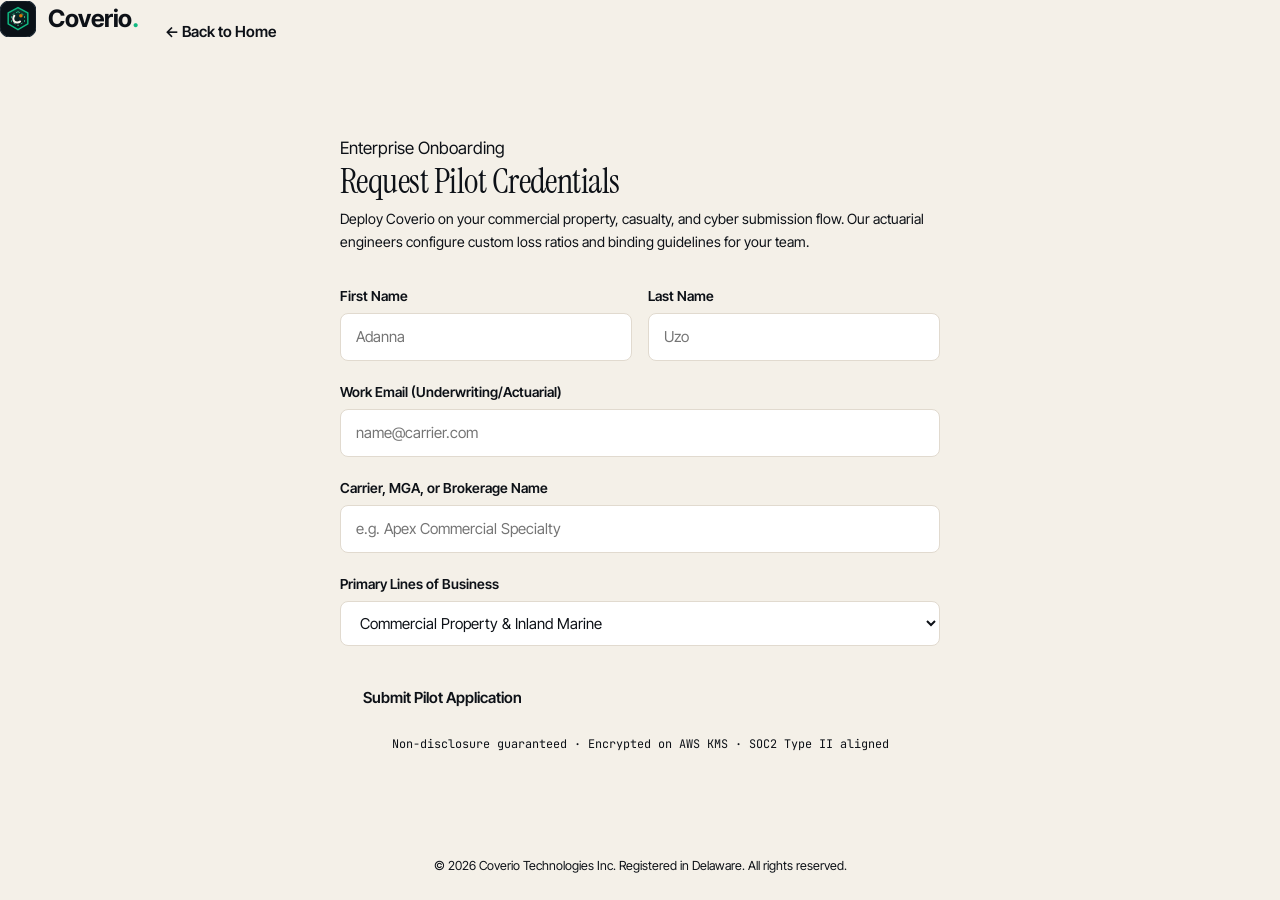
<file: signup.html>
<!DOCTYPE html>
<html lang="en">
<head>
  <meta charset="UTF-8" />
  <meta name="viewport" content="width=device-width, initial-scale=1.0" />
  <title>Request Enterprise Pilot — Coverio</title>
  <meta name="description" content="Request pilot access to Coverio's AI Commercial Underwriting & Loss Due Diligence Engine." />
  <meta name="theme-color" content="#070B0E" />
  <link rel="canonical" href="https://coverio.ai/signup.html" />

  <link rel="preconnect" href="https://fonts.googleapis.com" />
  <link rel="preconnect" href="https://fonts.gstatic.com" crossorigin />
  <link href="https://fonts.googleapis.com/css2?family=Instrument+Serif:ital@0;1&family=Inter+Tight:wght@400;500;600;700&family=JetBrains+Mono:wght@400;500;600;700&display=swap" rel="stylesheet" />

  <link rel="stylesheet" href="assets/styles.css" />
</head>
<body style="min-height: 100vh; display: flex; flex-direction: column; justify-content: space-between;">
  <header class="site-nav">
    <div class="wrap nav-inner">
      <a href="index.html" class="brand">
        <svg class="brand-mark" viewBox="0 0 44 44" width="36" height="36" fill="none" xmlns="http://www.w3.org/2000/svg">
          <rect width="44" height="44" rx="12" fill="#0A1117" stroke="#1C2833" stroke-width="1.5"/>
          <path d="M22 8L34 14.5V28L22 35L10 28V14.5L22 8Z" fill="url(#coverioGradSign)" stroke="#10B981" stroke-width="1.8" stroke-linejoin="round"/>
          <path d="M22 13L30 17.5V25.5L22 30L14 25.5V17.5L22 13Z" stroke="#34D399" stroke-width="1.2" stroke-dasharray="2.5 2.5" stroke-opacity="0.8"/>
          <path d="M17.5 18C15.8 19.8 15.8 23.2 17.5 25C19.2 26.8 22.8 26.8 24.5 25" stroke="#F5F1E9" stroke-width="2.4" stroke-linecap="round"/>
          <circle cx="25.5" cy="18" r="2.2" fill="#D97706"/>
          <defs>
            <linearGradient id="coverioGradSign" x1="22" y1="8" x2="22" y2="35" gradientUnits="userSpaceOnUse">
              <stop stop-color="#10B981" stop-opacity="0.32"/>
              <stop offset="1" stop-color="#0A1117" stop-opacity="0.08"/>
            </linearGradient>
          </defs>
        </svg>
        <span class="brand-text">Coverio<span>.</span></span>
      </a>
      <a href="index.html" class="btn btn-ghost btn-sm">← Back to Home</a>
    </div>
  </header>

  <main style="display: grid; place-items: center; padding: 3rem var(--gutter);">
    <div class="modal-card" style="box-shadow: var(--shadow-card); max-width: 600px;">
      <span class="eyebrow" style="margin-bottom: 8px;">Enterprise Onboarding</span>
      <h1 style="font-family: var(--font-display); font-size: 2.2rem; margin-bottom: 8px;">Request Pilot Credentials</h1>
      <p style="font-size: 0.88rem; color: var(--text-secondary); margin-bottom: 2rem;">Deploy Coverio on your commercial property, casualty, and cyber submission flow. Our actuarial engineers configure custom loss ratios and binding guidelines for your team.</p>

      <form id="signupForm" action="#" method="POST" onsubmit="event.preventDefault(); document.getElementById('signupForm').style.display='none'; document.getElementById('signupSuccess').style.display='block';">
        <div style="display: grid; grid-template-columns: 1fr 1fr; gap: 1rem;">
          <div class="form-group">
            <label class="form-label" for="firstName">First Name</label>
            <input type="text" id="firstName" class="form-input" placeholder="Adanna" required />
          </div>
          <div class="form-group">
            <label class="form-label" for="lastName">Last Name</label>
            <input type="text" id="lastName" class="form-input" placeholder="Uzo" required />
          </div>
        </div>

        <div class="form-group">
          <label class="form-label" for="workEmail">Work Email (Underwriting/Actuarial)</label>
          <input type="email" id="workEmail" class="form-input" placeholder="name@carrier.com" required />
        </div>

        <div class="form-group">
          <label class="form-label" for="orgName">Carrier, MGA, or Brokerage Name</label>
          <input type="text" id="orgName" class="form-input" placeholder="e.g. Apex Commercial Specialty" required />
        </div>

        <div class="form-group">
          <label class="form-label" for="linesOfBusiness">Primary Lines of Business</label>
          <select id="linesOfBusiness" class="form-input">
            <option value="property">Commercial Property & Inland Marine</option>
            <option value="casualty">Commercial General Liability & Fleet</option>
            <option value="cyber">Cyber Liability & Tech E&O</option>
            <option value="multi">Multi-Line Specialty / Package</option>
          </select>
        </div>

        <button type="submit" class="btn btn-primary btn-lg" style="width: 100%; margin-top: 0.5rem;">
          Submit Pilot Application
        </button>

        <p style="font-size: 0.74rem; font-family: var(--font-mono); color: var(--text-tertiary); text-align: center; margin-top: 12px;">
          Non-disclosure guaranteed · Encrypted on AWS KMS · SOC2 Type II aligned
        </p>
      </form>

      <div id="signupSuccess" style="display: none; text-align: center; padding-block: 2.5rem;">
        <div style="width: 56px; height: 56px; border-radius: 50%; background: rgba(16, 185, 129, 0.15); border: 1px solid var(--emerald-500); display: grid; place-items: center; margin-inline: auto; color: var(--emerald-400); margin-bottom: 1.25rem;">
          <svg width="28" height="28" viewBox="0 0 24 24" fill="none" stroke="currentColor" stroke-width="2.5" stroke-linecap="round" stroke-linejoin="round"><polyline points="20 6 9 17 4 12"></polyline></svg>
        </div>
        <h2 style="font-family: var(--font-display); font-size: 2rem; margin-bottom: 10px;">Pilot Application Received</h2>
        <p style="font-size: 0.92rem; color: var(--text-secondary); max-width: 440px; margin-inline: auto; margin-bottom: 2rem;">
          Thank you for your interest in Coverio. Our actuarial systems team has received your details and will provision your dedicated sandbox instance within 24 hours.
        </p>
        <a href="index.html" class="btn btn-ghost btn-sm">Return to Homepage</a>
      </div>
    </div>
  </main>

  <footer style="text-align: center; padding: 1.5rem; font-size: 0.78rem; color: var(--text-tertiary);">
    © 2026 Coverio Technologies Inc. Registered in Delaware. All rights reserved.
  </footer>
</body>
</html>
</file>
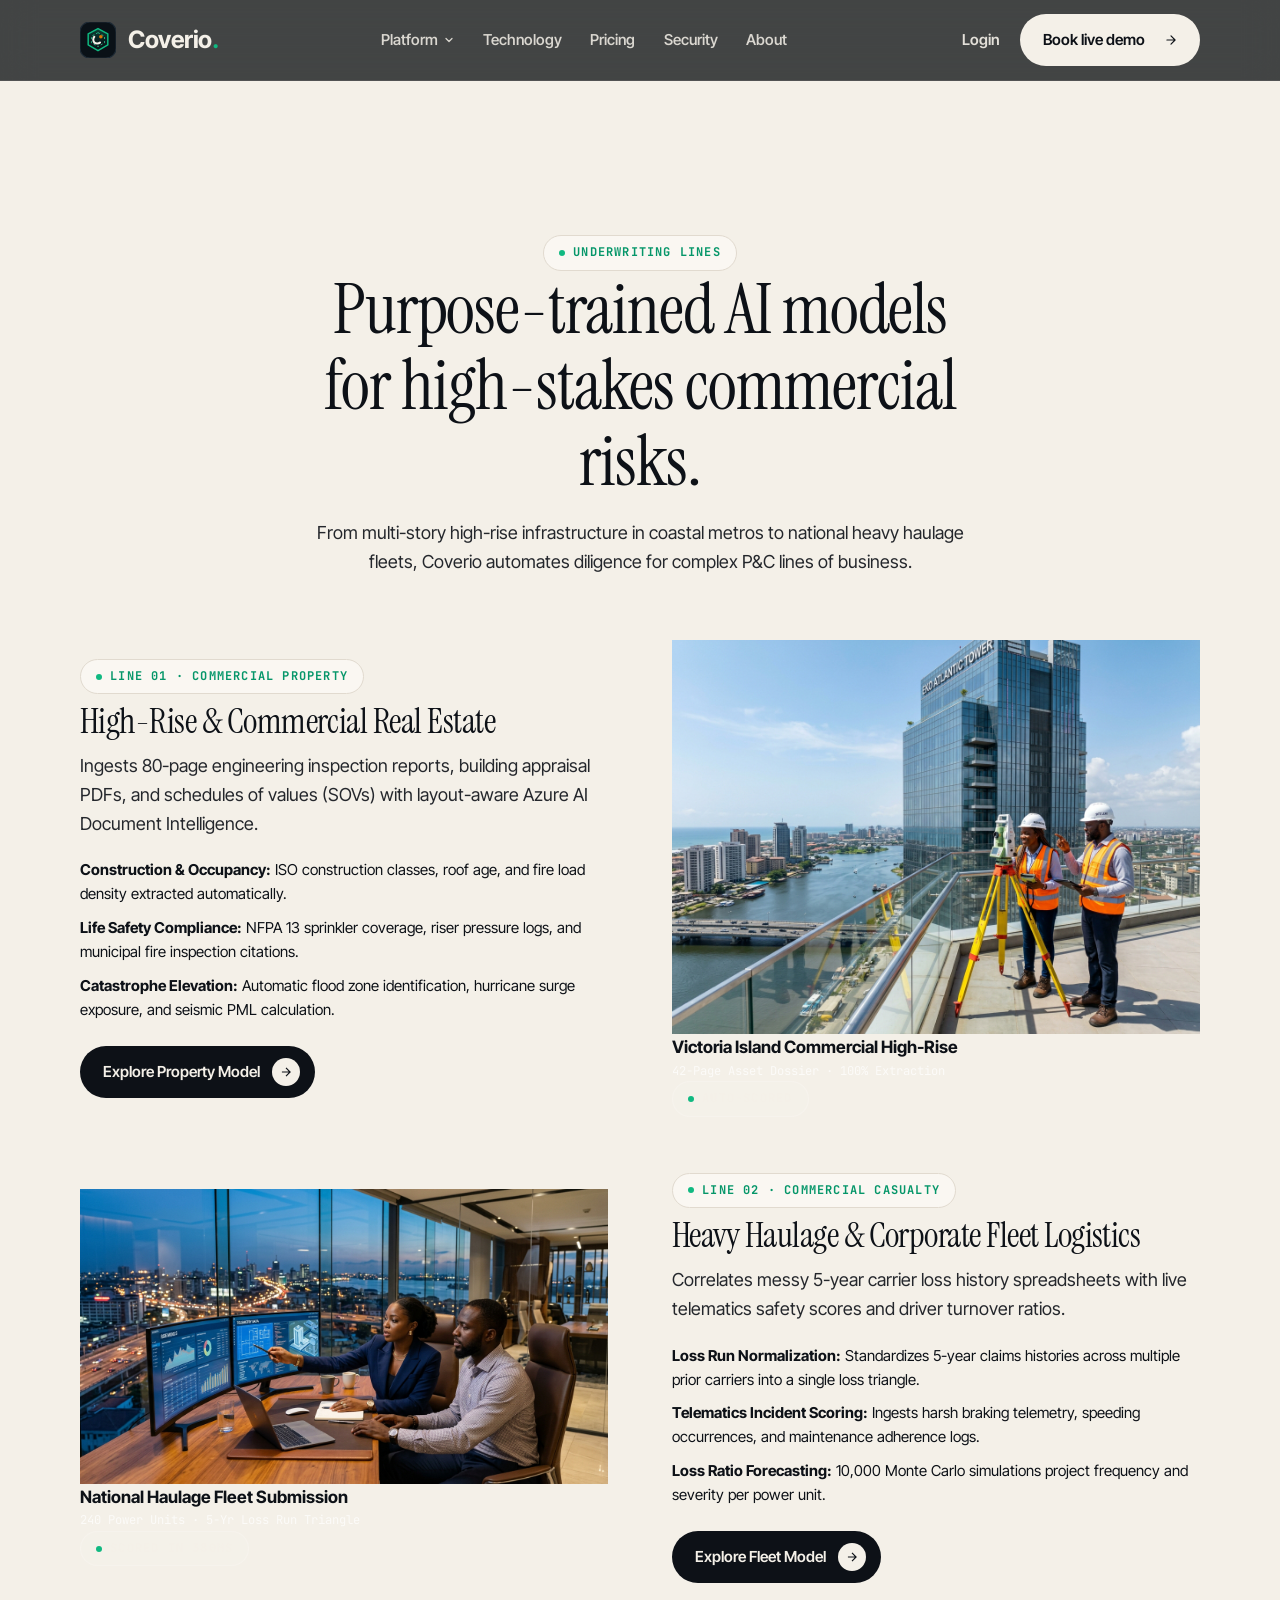
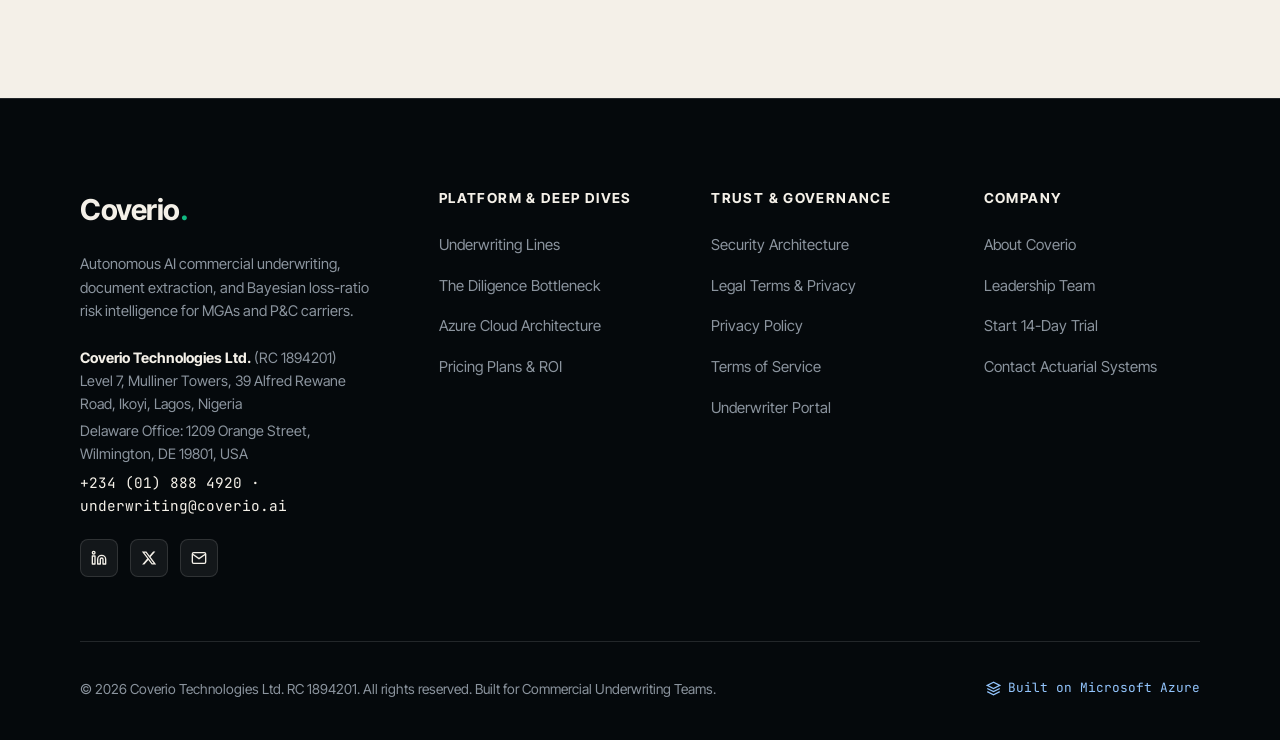
<file: solution.html>
<!DOCTYPE html>
<html lang="en">
<head>
  <meta charset="UTF-8" />
  <meta name="viewport" content="width=device-width, initial-scale=1.0" />
  <title>Underwriting Solutions by Commercial Line — Coverio</title>
  <meta name="description" content="Explore Coverio multimodal AI underwriting models engineered for commercial property, casualty, commercial haulage fleets, and coastal infrastructure." />
  <meta name="theme-color" content="#080E13" />
  <link rel="canonical" href="https://coverio.ai/solution.html" />

  <link rel="preconnect" href="https://fonts.googleapis.com" />
  <link rel="preconnect" href="https://fonts.gstatic.com" crossorigin />
  <link href="https://fonts.googleapis.com/css2?family=Instrument+Serif:ital@0;1&family=Inter+Tight:wght@400;500;600;700&family=JetBrains+Mono:wght@400;500;600;700&display=swap" rel="stylesheet" />

  <link rel="stylesheet" href="assets/styles.css?v=10.0" />
</head>
<body>
  <a class="skip-link" href="#main">Skip to content</a>

  <!-- Header -->
  <header class="site-header scrolled" id="siteHeader">
    <div class="container">
      <a href="index.html" class="brand" aria-label="Coverio Home">
        <svg class="brand-mark" viewBox="0 0 44 44" width="36" height="36" fill="none" xmlns="http://www.w3.org/2000/svg">
          <rect width="44" height="44" rx="12" fill="#0A1117" stroke="#1C2833" stroke-width="1.5"/>
          <path d="M22 8L34 14.5V28L22 35L10 28V14.5L22 8Z" fill="url(#coverioGradS)" stroke="#10B981" stroke-width="1.8" stroke-linejoin="round"/>
          <path d="M22 13L30 17.5V25.5L22 30L14 25.5V17.5L22 13Z" stroke="#34D399" stroke-width="1.2" stroke-dasharray="2.5 2.5" stroke-opacity="0.8"/>
          <path d="M17.5 18C15.8 19.8 15.8 23.2 17.5 25C19.2 26.8 22.8 26.8 24.5 25" stroke="#F5F1E9" stroke-width="2.4" stroke-linecap="round"/>
          <circle cx="25.5" cy="18" r="2.2" fill="#D97706"/>
          <defs>
            <linearGradient id="coverioGradS" x1="22" y1="8" x2="22" y2="35" gradientUnits="userSpaceOnUse">
              <stop stop-color="#10B981" stop-opacity="0.32"/>
              <stop offset="1" stop-color="#0A1117" stop-opacity="0.08"/>
            </linearGradient>
          </defs>
        </svg>
        <span class="brand-text">Coverio<span>.</span></span>
      </a>

                  <nav class="nav-links" aria-label="Primary Navigation">
        <div class="nav-dropdown">
          <span class="nav-dropdown-trigger">
            Platform
            <svg width="12" height="12" viewBox="0 0 24 24" fill="none" stroke="currentColor" stroke-width="2.5" stroke-linecap="round" stroke-linejoin="round"><polyline points="6 9 12 15 18 9"></polyline></svg>
          </span>
          <div class="nav-dropdown-panel">
            <a href="solution.html">
              <span class="dropdown-icon">
                <svg width="16" height="16" viewBox="0 0 24 24" fill="none" stroke="currentColor" stroke-width="2"><path d="M22 11.08V12a10 10 0 1 1-5.93-9.14"/><polyline points="22 4 12 14.01 9 11.01"/></svg>
              </span>
              <span class="dropdown-label">
                <span>Solutions</span>
                <small>Underwriting models by commercial line</small>
              </span>
            </a>
            <a href="problem.html">
              <span class="dropdown-icon">
                <svg width="16" height="16" viewBox="0 0 24 24" fill="none" stroke="currentColor" stroke-width="2"><circle cx="12" cy="12" r="10"/><line x1="12" y1="8" x2="12" y2="12"/><line x1="12" y1="16" x2="12.01" y2="16"/></svg>
              </span>
              <span class="dropdown-label">
                <span>The Problem</span>
                <small>Legacy submission drag & loss ratios</small>
              </span>
            </a>
          </div>
        </div>
        <a href="technology.html">Technology</a>
        <a href="pricing.html">Pricing</a>
        <a href="security.html">Security</a>
        <a href="about.html">About</a>
      </nav>

      <div class="nav-actions">
        <a href="login.html" class="nav-login">Login</a>
        <button type="button" class="btn header-cta" data-open-modal>
          Book live demo
          <span class="btn-arrow">
            <svg width="14" height="14" viewBox="0 0 24 24" fill="none" stroke="currentColor" stroke-width="2" stroke-linecap="round" stroke-linejoin="round"><path d="M5 12h14M12 5l7 7-7 7"/></svg>
          </span>
        </button>
      </div>

      <button class="nav-toggle" id="navToggle" type="button" aria-label="Toggle navigation menu">
        <svg viewBox="0 0 24 24" fill="none" stroke="currentColor" stroke-width="2"><line x1="3" y1="12" x2="21" y2="12"></line><line x1="3" y1="6" x2="21" y2="6"></line><line x1="3" y1="18" x2="21" y2="18"></line></svg>
      </button>
    </div>
  </header>

  <main id="main" style="padding-top: 120px;">
    
    <!-- Hero Solutions -->
    <section class="section">
      <div class="container">
        <div class="section-head section-head--center" style="max-width: 65ch;">
          <span class="chip">Underwriting Lines</span>
          <h1>Purpose-trained AI models for high-stakes commercial risks.</h1>
          <p class="lead">From multi-story high-rise infrastructure in coastal metros to national heavy haulage fleets, Coverio automates diligence for complex P&C lines of business.</p>
        </div>

        <div style="display: flex; flex-direction: column; gap: 3.5rem; margin-top: 4rem;">
          
          <!-- Line 1: Commercial Property -->
          <div class="split">
            <div>
              <span class="chip">Line 01 · Commercial Property</span>
              <h2 style="font-size: 2.2rem; margin-top: 0.5rem;">High-Rise & Commercial Real Estate</h2>
              <p class="lead" style="margin-top: 0.75rem;">Ingests 80-page engineering inspection reports, building appraisal PDFs, and schedules of values (SOVs) with layout-aware Azure AI Document Intelligence.</p>
              <ul style="margin-top: 1.25rem; display: flex; flex-direction: column; gap: 0.6rem; font-size: 0.94rem; color: var(--ink);">
                <li><strong>Construction & Occupancy:</strong> ISO construction classes, roof age, and fire load density extracted automatically.</li>
                <li><strong>Life Safety Compliance:</strong> NFPA 13 sprinkler coverage, riser pressure logs, and municipal fire inspection citations.</li>
                <li><strong>Catastrophe Elevation:</strong> Automatic flood zone identification, hurricane surge exposure, and seismic PML calculation.</li>
              </ul>
              <div style="margin-top: 1.5rem;">
                <button type="button" class="btn btn--primary" data-open-modal>
                  Explore Property Model
                  <span class="btn-arrow"><svg viewBox="0 0 24 24" fill="none" stroke="currentColor" stroke-width="2"><path d="M5 12h14M12 5l7 7-7 7"/></svg></span>
                </button>
              </div>
            </div>
            <div class="photo-frame">
              <img src="assets/img/property-inspection.jpg" alt="Commercial property inspection team in Lagos" width="1200" height="900" />
              <div class="photo-caption">
                <div>
                  <strong>Victoria Island Commercial High-Rise</strong>
                  <p style="font-family: var(--font-mono); font-size: 0.76rem; color: rgba(255,255,255,0.7);">42-Page Asset Dossier · 100% Extraction</p>
                </div>
                <span class="chip chip--on-dark">Auto-Scored</span>
              </div>
            </div>
          </div>

          <!-- Line 2: Commercial Casualty & Fleet -->
          <div class="split" style="direction: rtl;">
            <div style="direction: ltr;">
              <span class="chip">Line 02 · Commercial Casualty</span>
              <h2 style="font-size: 2.2rem; margin-top: 0.5rem;">Heavy Haulage & Corporate Fleet Logistics</h2>
              <p class="lead" style="margin-top: 0.75rem;">Correlates messy 5-year carrier loss history spreadsheets with live telematics safety scores and driver turnover ratios.</p>
              <ul style="margin-top: 1.25rem; display: flex; flex-direction: column; gap: 0.6rem; font-size: 0.94rem; color: var(--ink);">
                <li><strong>Loss Run Normalization:</strong> Standardizes 5-year claims histories across multiple prior carriers into a single loss triangle.</li>
                <li><strong>Telematics Incident Scoring:</strong> Ingests harsh braking telemetry, speeding occurrences, and maintenance adherence logs.</li>
                <li><strong>Loss Ratio Forecasting:</strong> 10,000 Monte Carlo simulations project frequency and severity per power unit.</li>
              </ul>
              <div style="margin-top: 1.5rem;">
                <button type="button" class="btn btn--primary" data-open-modal>
                  Explore Fleet Model
                  <span class="btn-arrow"><svg viewBox="0 0 24 24" fill="none" stroke="currentColor" stroke-width="2"><path d="M5 12h14M12 5l7 7-7 7"/></svg></span>
                </button>
              </div>
            </div>
            <div class="photo-frame" style="direction: ltr;">
              <img src="assets/img/hero-underwriting.jpg" alt="Fleet logistics and corporate casualty analytics" width="1200" height="900" />
              <div class="photo-caption">
                <div>
                  <strong>National Haulage Fleet Submission</strong>
                  <p style="font-family: var(--font-mono); font-size: 0.76rem; color: rgba(255,255,255,0.7);">240 Power Units · 5-Yr Loss Run Triangle</p>
                </div>
                <span class="chip chip--on-dark">Scored in 380ms</span>
              </div>
            </div>
          </div>

        </div>

      </div>
    </section>

  </main>

    <!-- ============================ FOOTER ============================ -->
  <footer class="site-footer">
    <div class="container">
      <div class="footer-grid">
        <div class="footer-col">
          <a href="index.html" class="brand" style="margin-bottom: 1.25rem;">
            <span class="brand-text" style="color: var(--cream); font-size: 1.8rem;">Coverio<span>.</span></span>
          </a>
          <p style="font-size: 0.92rem; color: var(--obsidian-muted); line-height: 1.6; max-width: 320px;">
            Autonomous AI commercial underwriting, document extraction, and Bayesian loss-ratio risk intelligence for MGAs and P&amp;C carriers.
          </p>

          <div class="footer-contact-block">
            <p><strong>Coverio Technologies Ltd.</strong> (RC 1894201)</p>
            <p>Level 7, Mulliner Towers, 39 Alfred Rewane Road, Ikoyi, Lagos, Nigeria</p>
            <p style="margin-top: 4px;">Delaware Office: 1209 Orange Street, Wilmington, DE 19801, USA</p>
            <p style="margin-top: 6px; font-family: var(--font-mono); color: var(--cream);">+234 (01) 888 4920 &middot; underwriting@coverio.ai</p>
          </div>

          <div class="footer-social-row">
            <a href="https://linkedin.com/company/coverio-ai" target="_blank" rel="noopener" class="footer-social-link" aria-label="Coverio on LinkedIn">
              <svg width="16" height="16" viewBox="0 0 24 24" fill="none" stroke="currentColor" stroke-width="2" stroke-linecap="round" stroke-linejoin="round"><path d="M16 8a6 6 0 0 1 6 6v7h-4v-7a2 2 0 0 0-2-2 2 2 0 0 0-2 2v7h-4v-7a6 6 0 0 1 6-6z"/><rect x="2" y="9" width="4" height="12"/><circle cx="4" cy="4" r="2"/></svg>
            </a>
            <a href="https://x.com/CoverioAI" target="_blank" rel="noopener" class="footer-social-link" aria-label="Coverio on X">
              <svg width="16" height="16" viewBox="0 0 24 24" fill="currentColor"><path d="M18.244 2.25h3.308l-7.227 8.26 8.502 11.24H16.17l-5.214-6.817L4.99 21.75H1.68l7.73-8.835L1.254 2.25H8.08l4.713 6.231zm-1.161 17.52h1.833L7.084 4.126H5.117z"/></svg>
            </a>
            <a href="mailto:underwriting@coverio.ai" class="footer-social-link" aria-label="Email Coverio">
              <svg width="16" height="16" viewBox="0 0 24 24" fill="none" stroke="currentColor" stroke-width="2"><path d="M4 4h16c1.1 0 2 .9 2 2v12c0 1.1-.9 2-2 2H4c-1.1 0-2-.9-2-2V6c0-1.1.9-2 2-2z"/><polyline points="22,6 12,13 2,6"/></svg>
            </a>
          </div>
        </div>

        <div class="footer-col">
          <h5>Platform &amp; Deep Dives</h5>
          <ul>
            <li><a href="solution.html">Underwriting Lines</a></li>
            <li><a href="problem.html">The Diligence Bottleneck</a></li>
            <li><a href="technology.html">Azure Cloud Architecture</a></li>
            <li><a href="pricing.html">Pricing Plans &amp; ROI</a></li>
          </ul>
        </div>

        <div class="footer-col">
          <h5>Trust &amp; Governance</h5>
          <ul>
            <li><a href="security.html">Security Architecture</a></li>
            <li><a href="legal.html">Legal Terms &amp; Privacy</a></li>
            <li><a href="privacy.html">Privacy Policy</a></li>
            <li><a href="terms.html">Terms of Service</a></li>
            <li><a href="login.html">Underwriter Portal</a></li>
          </ul>
        </div>

        <div class="footer-col">
          <h5>Company</h5>
          <ul>
            <li><a href="about.html">About Coverio</a></li>
            <li><a href="index.html#team">Leadership Team</a></li>
            <li><a href="pricing.html">Start 14-Day Trial</a></li>
            <li><a href="mailto:underwriting@coverio.ai">Contact Actuarial Systems</a></li>
          </ul>
        </div>
      </div>

      <div class="footer-bottom">
        <div>&copy; 2026 Coverio Technologies Ltd. RC 1894201. All rights reserved. Built for Commercial Underwriting Teams.</div>
        <div class="azure-badge">
          <svg width="14" height="14" viewBox="0 0 24 24" fill="none" stroke="currentColor" stroke-width="2"><path d="M12 2L2 7l10 5 10-5-10-5zM2 17l10 5 10-5M2 12l10 5 10-5"/></svg>
          Built on Microsoft Azure
        </div>
      </div>
    </div>
  </footer>

  <!-- Pilot Modal -->
  <div class="modal-overlay" id="pilotModal" role="dialog" aria-modal="true" aria-labelledby="modalTitle">
    <div class="modal-box">
      <button type="button" class="modal-close" data-close-modal aria-label="Close modal">
        <svg width="20" height="20" viewBox="0 0 24 24" fill="none" stroke="currentColor" stroke-width="2"><line x1="18" y1="6" x2="6" y2="18"></line><line x1="6" y1="6" x2="18" y2="18"></line></svg>
      </button>
      <div id="pilotForm">
        <span class="chip" style="margin-bottom: 8px;">Enterprise Onboarding</span>
        <h3 id="modalTitle" style="font-size: 1.8rem; margin-bottom: 8px;">Request Underwriting Demo</h3>
        <p style="font-size: 0.9rem; color: var(--muted); margin-bottom: 1.5rem;">Join 2,400+ commercial underwriting teams deploying Coverio on live submission volume.</p>
        <form>
          <div class="form-group">
            <label class="form-label" for="workEmail">Work Email</label>
            <input type="email" id="workEmail" class="form-input" placeholder="underwriter@carrier.com" required />
          </div>
          <div class="form-group">
            <label class="form-label" for="companyName">Organization</label>
            <input type="text" id="companyName" class="form-input" placeholder="Carrier or MGA Name" required />
          </div>
          <button type="submit" class="btn btn--primary" style="width: 100%; margin-top: 0.5rem; justify-content: center;">
            Provision Console Access
            <span class="btn-arrow"><svg viewBox="0 0 24 24" fill="none" stroke="currentColor" stroke-width="2"><path d="M5 12h14M12 5l7 7-7 7"/></svg></span>
          </button>
          <p style="font-size: 0.74rem; font-family: var(--font-mono); color: var(--muted); text-align: center; margin-top: 10px;">
            Encrypted with Azure Key Vault &middot; SOC2 Type II Aligned
          </p>
        </form>
      </div>
      <div id="pilotFormSuccess" style="display: none; text-align: center; padding-block: 2rem;">
        <h3 style="font-size: 1.8rem; margin-bottom: 8px;">Access Request Received</h3>
        <p style="font-size: 0.92rem; color: var(--muted); margin-bottom: 1.5rem;">Our actuarial systems team will provision your dedicated console within 24 hours.</p>
        <button type="button" class="btn btn--ghost" data-close-modal>Close</button>
      </div>
    </div>
  </div>


  <script src="assets/app.js"></script>
</body>
</html>
</file>
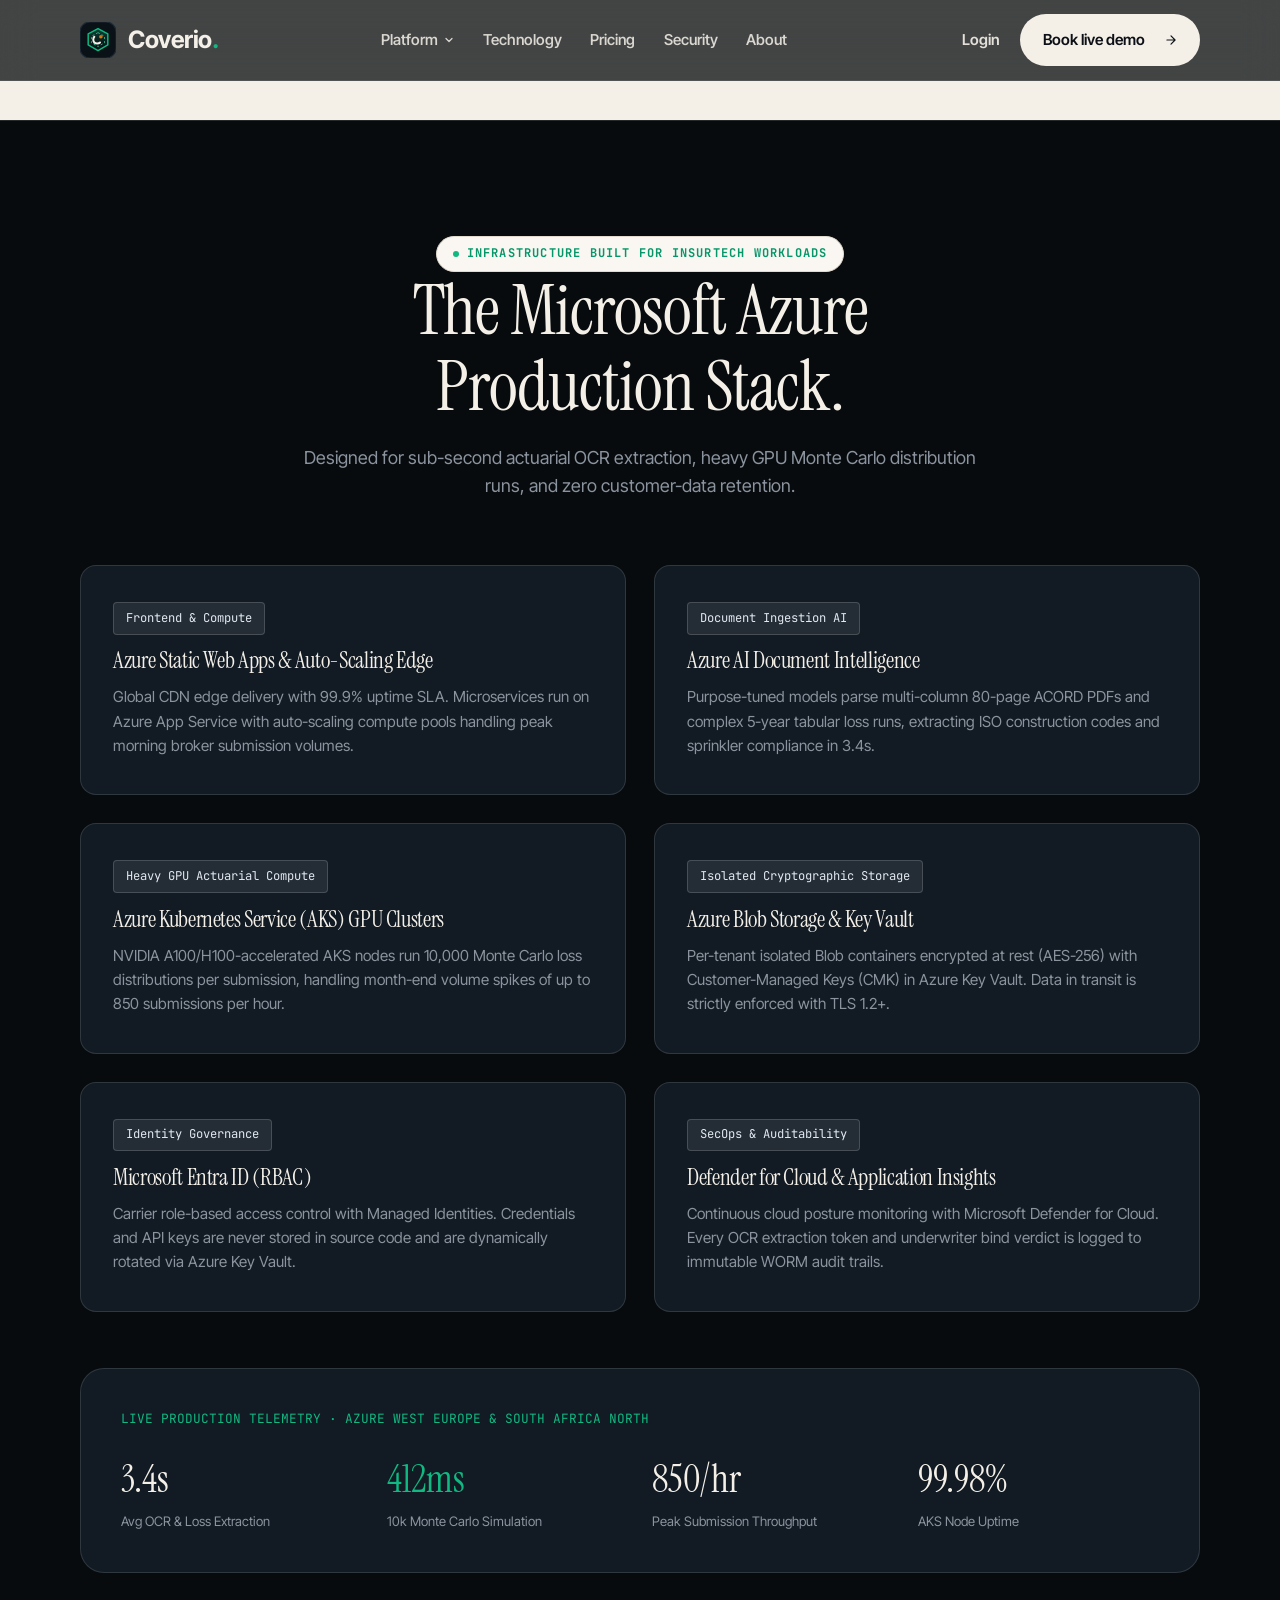
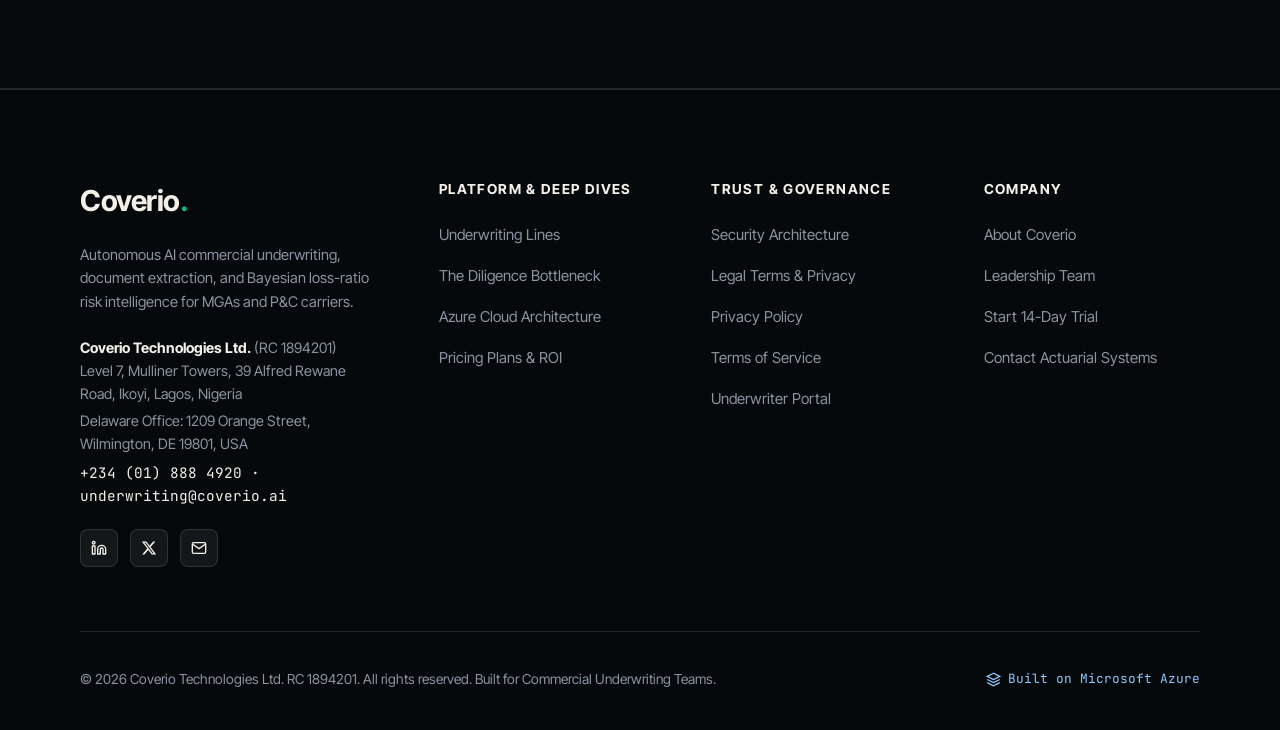
<file: technology.html>
<!DOCTYPE html>
<html lang="en">
<head>
  <meta charset="UTF-8" />
  <meta name="viewport" content="width=device-width, initial-scale=1.0" />
  <title>Azure Cloud Infrastructure & Architecture — Coverio</title>
  <meta name="description" content="Explore Coverio enterprise InsurTech stack built on Microsoft Azure: Azure AI Document Intelligence, AKS GPU clusters, and per-tenant Blob storage." />
  <meta name="theme-color" content="#080E13" />
  <link rel="canonical" href="https://coverio.ai/technology.html" />

  <link rel="preconnect" href="https://fonts.googleapis.com" />
  <link rel="preconnect" href="https://fonts.gstatic.com" crossorigin />
  <link href="https://fonts.googleapis.com/css2?family=Instrument+Serif:ital@0;1&family=Inter+Tight:wght@400;500;600;700&family=JetBrains+Mono:wght@400;500;600;700&display=swap" rel="stylesheet" />

  <link rel="stylesheet" href="assets/styles.css?v=10.0" />
</head>
<body>
  <a class="skip-link" href="#main">Skip to content</a>

  <!-- Header -->
  <header class="site-header scrolled" id="siteHeader">
    <div class="container">
      <a href="index.html" class="brand" aria-label="Coverio Home">
        <svg class="brand-mark" viewBox="0 0 44 44" width="36" height="36" fill="none" xmlns="http://www.w3.org/2000/svg">
          <rect width="44" height="44" rx="12" fill="#0A1117" stroke="#1C2833" stroke-width="1.5"/>
          <path d="M22 8L34 14.5V28L22 35L10 28V14.5L22 8Z" fill="url(#coverioGradT)" stroke="#10B981" stroke-width="1.8" stroke-linejoin="round"/>
          <path d="M22 13L30 17.5V25.5L22 30L14 25.5V17.5L22 13Z" stroke="#34D399" stroke-width="1.2" stroke-dasharray="2.5 2.5" stroke-opacity="0.8"/>
          <path d="M17.5 18C15.8 19.8 15.8 23.2 17.5 25C19.2 26.8 22.8 26.8 24.5 25" stroke="#F5F1E9" stroke-width="2.4" stroke-linecap="round"/>
          <circle cx="25.5" cy="18" r="2.2" fill="#D97706"/>
          <defs>
            <linearGradient id="coverioGradT" x1="22" y1="8" x2="22" y2="35" gradientUnits="userSpaceOnUse">
              <stop stop-color="#10B981" stop-opacity="0.32"/>
              <stop offset="1" stop-color="#0A1117" stop-opacity="0.08"/>
            </linearGradient>
          </defs>
        </svg>
        <span class="brand-text">Coverio<span>.</span></span>
      </a>

                  <nav class="nav-links" aria-label="Primary Navigation">
        <div class="nav-dropdown">
          <span class="nav-dropdown-trigger">
            Platform
            <svg width="12" height="12" viewBox="0 0 24 24" fill="none" stroke="currentColor" stroke-width="2.5" stroke-linecap="round" stroke-linejoin="round"><polyline points="6 9 12 15 18 9"></polyline></svg>
          </span>
          <div class="nav-dropdown-panel">
            <a href="solution.html">
              <span class="dropdown-icon">
                <svg width="16" height="16" viewBox="0 0 24 24" fill="none" stroke="currentColor" stroke-width="2"><path d="M22 11.08V12a10 10 0 1 1-5.93-9.14"/><polyline points="22 4 12 14.01 9 11.01"/></svg>
              </span>
              <span class="dropdown-label">
                <span>Solutions</span>
                <small>Underwriting models by commercial line</small>
              </span>
            </a>
            <a href="problem.html">
              <span class="dropdown-icon">
                <svg width="16" height="16" viewBox="0 0 24 24" fill="none" stroke="currentColor" stroke-width="2"><circle cx="12" cy="12" r="10"/><line x1="12" y1="8" x2="12" y2="12"/><line x1="12" y1="16" x2="12.01" y2="16"/></svg>
              </span>
              <span class="dropdown-label">
                <span>The Problem</span>
                <small>Legacy submission drag & loss ratios</small>
              </span>
            </a>
          </div>
        </div>
        <a href="technology.html">Technology</a>
        <a href="pricing.html">Pricing</a>
        <a href="security.html">Security</a>
        <a href="about.html">About</a>
      </nav>

      <div class="nav-actions">
        <a href="login.html" class="nav-login">Login</a>
        <button type="button" class="btn header-cta" data-open-modal>
          Book live demo
          <span class="btn-arrow">
            <svg width="14" height="14" viewBox="0 0 24 24" fill="none" stroke="currentColor" stroke-width="2" stroke-linecap="round" stroke-linejoin="round"><path d="M5 12h14M12 5l7 7-7 7"/></svg>
          </span>
        </button>
      </div>

      <button class="nav-toggle" id="navToggle" type="button" aria-label="Toggle navigation menu">
        <svg viewBox="0 0 24 24" fill="none" stroke="currentColor" stroke-width="2"><line x1="3" y1="12" x2="21" y2="12"></line><line x1="3" y1="6" x2="21" y2="6"></line><line x1="3" y1="18" x2="21" y2="18"></line></svg>
      </button>
    </div>
  </header>

  <main id="main" style="padding-top: 120px;">
    
    <section class="section tech-band">
      <div class="container">
        <div class="section-head section-head--center" style="max-width: 68ch;">
          <span class="chip chip--azure">Infrastructure Built for InsurTech Workloads</span>
          <h1 style="color: var(--cream);">The Microsoft Azure Production Stack.</h1>
          <p class="lead" style="color: var(--obsidian-muted);">Designed for sub-second actuarial OCR extraction, heavy GPU Monte Carlo distribution runs, and zero customer-data retention.</p>
        </div>

        <!-- Azure Stack Mapping Grid (Master Prompt Required) -->
        <div style="display: grid; grid-template-columns: repeat(2, 1fr); gap: 1.75rem; margin-top: 4rem;">
          
          <div class="tech-feature-card">
            <span class="tech-chip" style="margin-bottom: 0.85rem; display: inline-block;">Frontend & Compute</span>
            <h3>Azure Static Web Apps & Auto-Scaling Edge</h3>
            <p>Global CDN edge delivery with 99.9% uptime SLA. Microservices run on Azure App Service with auto-scaling compute pools handling peak morning broker submission volumes.</p>
          </div>

          <div class="tech-feature-card">
            <span class="tech-chip" style="margin-bottom: 0.85rem; display: inline-block;">Document Ingestion AI</span>
            <h3>Azure AI Document Intelligence</h3>
            <p>Purpose-tuned models parse multi-column 80-page ACORD PDFs and complex 5-year tabular loss runs, extracting ISO construction codes and sprinkler compliance in 3.4s.</p>
          </div>

          <div class="tech-feature-card">
            <span class="tech-chip" style="margin-bottom: 0.85rem; display: inline-block;">Heavy GPU Actuarial Compute</span>
            <h3>Azure Kubernetes Service (AKS) GPU Clusters</h3>
            <p>NVIDIA A100/H100-accelerated AKS nodes run 10,000 Monte Carlo loss distributions per submission, handling month-end volume spikes of up to 850 submissions per hour.</p>
          </div>

          <div class="tech-feature-card">
            <span class="tech-chip" style="margin-bottom: 0.85rem; display: inline-block;">Isolated Cryptographic Storage</span>
            <h3>Azure Blob Storage & Key Vault</h3>
            <p>Per-tenant isolated Blob containers encrypted at rest (AES-256) with Customer-Managed Keys (CMK) in Azure Key Vault. Data in transit is strictly enforced with TLS 1.2+.</p>
          </div>

          <div class="tech-feature-card">
            <span class="tech-chip" style="margin-bottom: 0.85rem; display: inline-block;">Identity Governance</span>
            <h3>Microsoft Entra ID (RBAC)</h3>
            <p>Carrier role-based access control with Managed Identities. Credentials and API keys are never stored in source code and are dynamically rotated via Azure Key Vault.</p>
          </div>

          <div class="tech-feature-card">
            <span class="tech-chip" style="margin-bottom: 0.85rem; display: inline-block;">SecOps & Auditability</span>
            <h3>Defender for Cloud & Application Insights</h3>
            <p>Continuous cloud posture monitoring with Microsoft Defender for Cloud. Every OCR extraction token and underwriter bind verdict is logged to immutable WORM audit trails.</p>
          </div>

        </div>

        <!-- Telemetry Performance Stats -->
        <div style="background: var(--obsidian-card); border: 1px solid var(--obsidian-line); border-radius: var(--radius-lg); padding: 2.5rem; margin-top: 3.5rem;">
          <div style="font-family: var(--font-mono); font-size: 0.8rem; color: var(--emerald); margin-bottom: 1.25rem;">LIVE PRODUCTION TELEMETRY · AZURE WEST EUROPE & SOUTH AFRICA NORTH</div>
          <div style="display: grid; grid-template-columns: repeat(4, 1fr); gap: 1.5rem;">
            <div>
              <div style="font-family: var(--font-display); font-size: 2.4rem; color: var(--cream);">3.4s</div>
              <p style="font-size: 0.82rem; color: var(--obsidian-muted);">Avg OCR & Loss Extraction</p>
            </div>
            <div>
              <div style="font-family: var(--font-display); font-size: 2.4rem; color: var(--emerald);">412ms</div>
              <p style="font-size: 0.82rem; color: var(--obsidian-muted);">10k Monte Carlo Simulation</p>
            </div>
            <div>
              <div style="font-family: var(--font-display); font-size: 2.4rem; color: var(--cream);">850/hr</div>
              <p style="font-size: 0.82rem; color: var(--obsidian-muted);">Peak Submission Throughput</p>
            </div>
            <div>
              <div style="font-family: var(--font-display); font-size: 2.4rem; color: var(--cream);">99.98%</div>
              <p style="font-size: 0.82rem; color: var(--obsidian-muted);">AKS Node Uptime</p>
            </div>
          </div>
        </div>

      </div>
    </section>

  </main>

    <!-- ============================ FOOTER ============================ -->
  <footer class="site-footer">
    <div class="container">
      <div class="footer-grid">
        <div class="footer-col">
          <a href="index.html" class="brand" style="margin-bottom: 1.25rem;">
            <span class="brand-text" style="color: var(--cream); font-size: 1.8rem;">Coverio<span>.</span></span>
          </a>
          <p style="font-size: 0.92rem; color: var(--obsidian-muted); line-height: 1.6; max-width: 320px;">
            Autonomous AI commercial underwriting, document extraction, and Bayesian loss-ratio risk intelligence for MGAs and P&amp;C carriers.
          </p>

          <div class="footer-contact-block">
            <p><strong>Coverio Technologies Ltd.</strong> (RC 1894201)</p>
            <p>Level 7, Mulliner Towers, 39 Alfred Rewane Road, Ikoyi, Lagos, Nigeria</p>
            <p style="margin-top: 4px;">Delaware Office: 1209 Orange Street, Wilmington, DE 19801, USA</p>
            <p style="margin-top: 6px; font-family: var(--font-mono); color: var(--cream);">+234 (01) 888 4920 &middot; underwriting@coverio.ai</p>
          </div>

          <div class="footer-social-row">
            <a href="https://linkedin.com/company/coverio-ai" target="_blank" rel="noopener" class="footer-social-link" aria-label="Coverio on LinkedIn">
              <svg width="16" height="16" viewBox="0 0 24 24" fill="none" stroke="currentColor" stroke-width="2" stroke-linecap="round" stroke-linejoin="round"><path d="M16 8a6 6 0 0 1 6 6v7h-4v-7a2 2 0 0 0-2-2 2 2 0 0 0-2 2v7h-4v-7a6 6 0 0 1 6-6z"/><rect x="2" y="9" width="4" height="12"/><circle cx="4" cy="4" r="2"/></svg>
            </a>
            <a href="https://x.com/CoverioAI" target="_blank" rel="noopener" class="footer-social-link" aria-label="Coverio on X">
              <svg width="16" height="16" viewBox="0 0 24 24" fill="currentColor"><path d="M18.244 2.25h3.308l-7.227 8.26 8.502 11.24H16.17l-5.214-6.817L4.99 21.75H1.68l7.73-8.835L1.254 2.25H8.08l4.713 6.231zm-1.161 17.52h1.833L7.084 4.126H5.117z"/></svg>
            </a>
            <a href="mailto:underwriting@coverio.ai" class="footer-social-link" aria-label="Email Coverio">
              <svg width="16" height="16" viewBox="0 0 24 24" fill="none" stroke="currentColor" stroke-width="2"><path d="M4 4h16c1.1 0 2 .9 2 2v12c0 1.1-.9 2-2 2H4c-1.1 0-2-.9-2-2V6c0-1.1.9-2 2-2z"/><polyline points="22,6 12,13 2,6"/></svg>
            </a>
          </div>
        </div>

        <div class="footer-col">
          <h5>Platform &amp; Deep Dives</h5>
          <ul>
            <li><a href="solution.html">Underwriting Lines</a></li>
            <li><a href="problem.html">The Diligence Bottleneck</a></li>
            <li><a href="technology.html">Azure Cloud Architecture</a></li>
            <li><a href="pricing.html">Pricing Plans &amp; ROI</a></li>
          </ul>
        </div>

        <div class="footer-col">
          <h5>Trust &amp; Governance</h5>
          <ul>
            <li><a href="security.html">Security Architecture</a></li>
            <li><a href="legal.html">Legal Terms &amp; Privacy</a></li>
            <li><a href="privacy.html">Privacy Policy</a></li>
            <li><a href="terms.html">Terms of Service</a></li>
            <li><a href="login.html">Underwriter Portal</a></li>
          </ul>
        </div>

        <div class="footer-col">
          <h5>Company</h5>
          <ul>
            <li><a href="about.html">About Coverio</a></li>
            <li><a href="index.html#team">Leadership Team</a></li>
            <li><a href="pricing.html">Start 14-Day Trial</a></li>
            <li><a href="mailto:underwriting@coverio.ai">Contact Actuarial Systems</a></li>
          </ul>
        </div>
      </div>

      <div class="footer-bottom">
        <div>&copy; 2026 Coverio Technologies Ltd. RC 1894201. All rights reserved. Built for Commercial Underwriting Teams.</div>
        <div class="azure-badge">
          <svg width="14" height="14" viewBox="0 0 24 24" fill="none" stroke="currentColor" stroke-width="2"><path d="M12 2L2 7l10 5 10-5-10-5zM2 17l10 5 10-5M2 12l10 5 10-5"/></svg>
          Built on Microsoft Azure
        </div>
      </div>
    </div>
  </footer>

  <!-- Pilot Modal -->
  <div class="modal-overlay" id="pilotModal" role="dialog" aria-modal="true" aria-labelledby="modalTitle">
    <div class="modal-box">
      <button type="button" class="modal-close" data-close-modal aria-label="Close modal">
        <svg width="20" height="20" viewBox="0 0 24 24" fill="none" stroke="currentColor" stroke-width="2"><line x1="18" y1="6" x2="6" y2="18"></line><line x1="6" y1="6" x2="18" y2="18"></line></svg>
      </button>
      <div id="pilotForm">
        <span class="chip" style="margin-bottom: 8px;">Enterprise Onboarding</span>
        <h3 id="modalTitle" style="font-size: 1.8rem; margin-bottom: 8px;">Request Underwriting Demo</h3>
        <p style="font-size: 0.9rem; color: var(--muted); margin-bottom: 1.5rem;">Join 2,400+ commercial underwriting teams deploying Coverio on live submission volume.</p>
        <form>
          <div class="form-group">
            <label class="form-label" for="workEmail">Work Email</label>
            <input type="email" id="workEmail" class="form-input" placeholder="underwriter@carrier.com" required />
          </div>
          <div class="form-group">
            <label class="form-label" for="companyName">Organization</label>
            <input type="text" id="companyName" class="form-input" placeholder="Carrier or MGA Name" required />
          </div>
          <button type="submit" class="btn btn--primary" style="width: 100%; margin-top: 0.5rem; justify-content: center;">
            Provision Console Access
            <span class="btn-arrow"><svg viewBox="0 0 24 24" fill="none" stroke="currentColor" stroke-width="2"><path d="M5 12h14M12 5l7 7-7 7"/></svg></span>
          </button>
          <p style="font-size: 0.74rem; font-family: var(--font-mono); color: var(--muted); text-align: center; margin-top: 10px;">
            Encrypted with Azure Key Vault &middot; SOC2 Type II Aligned
          </p>
        </form>
      </div>
      <div id="pilotFormSuccess" style="display: none; text-align: center; padding-block: 2rem;">
        <h3 style="font-size: 1.8rem; margin-bottom: 8px;">Access Request Received</h3>
        <p style="font-size: 0.92rem; color: var(--muted); margin-bottom: 1.5rem;">Our actuarial systems team will provision your dedicated console within 24 hours.</p>
        <button type="button" class="btn btn--ghost" data-close-modal>Close</button>
      </div>
    </div>
  </div>



  <script src="assets/app.js"></script>
</body>
</html>
</file>
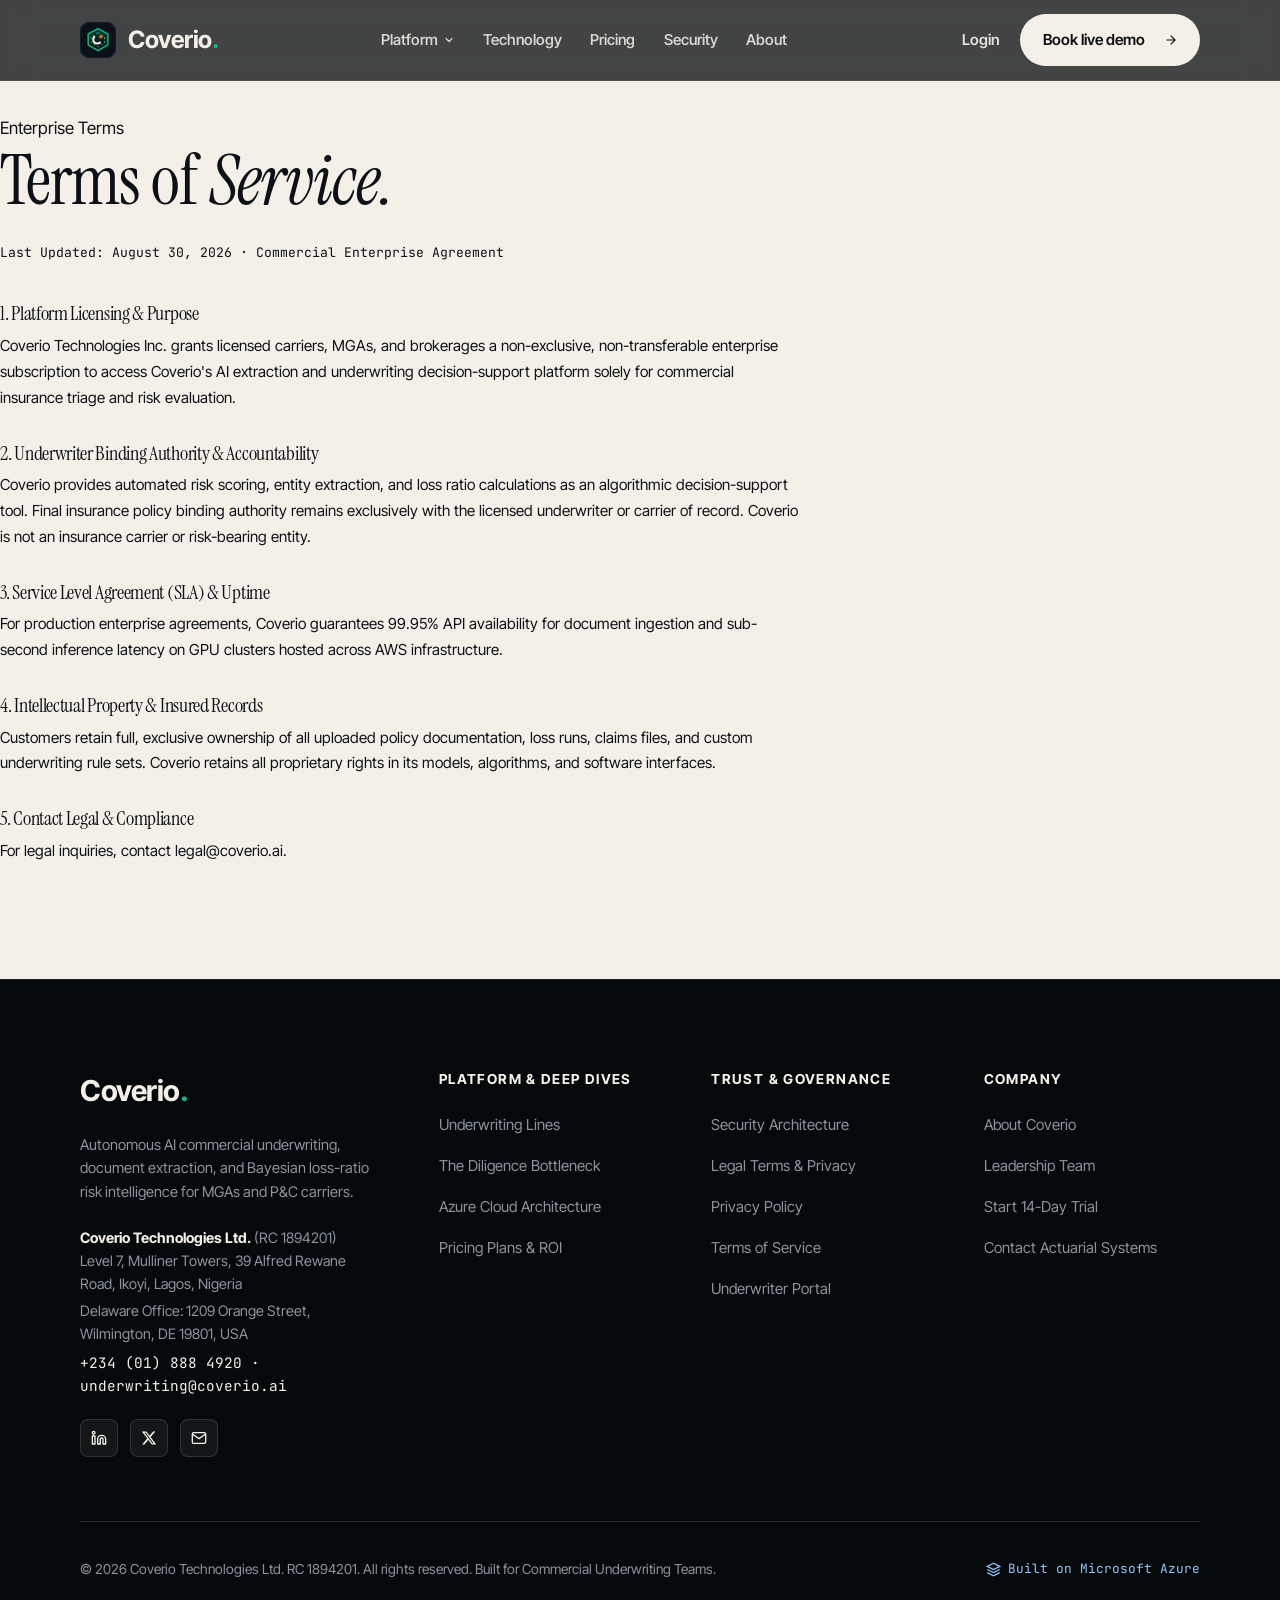
<file: terms.html>
<!DOCTYPE html>
<html lang="en">
<head>
  <meta charset="UTF-8" />
  <meta name="viewport" content="width=device-width, initial-scale=1.0" />
  <title>Terms of Service — Coverio</title>
  <meta name="description" content="Coverio enterprise terms of service and commercial underwriting platform license agreement." />
  <meta name="theme-color" content="#070B0E" />
  <link rel="canonical" href="https://coverio.ai/terms.html" />

  <link rel="preconnect" href="https://fonts.googleapis.com" />
  <link rel="preconnect" href="https://fonts.gstatic.com" crossorigin />
  <link href="https://fonts.googleapis.com/css2?family=Instrument+Serif:ital@0;1&family=Inter+Tight:wght@400;500;600;700&family=JetBrains+Mono:wght@400;500;600;700&display=swap" rel="stylesheet" />

  <link rel="stylesheet" href="assets/styles.css?v=10.0" />
</head>
<body>
  <a class="skip-link" href="#main">Skip to content</a>

  <header class="site-header scrolled" id="siteHeader">
    <div class="container">
      <a href="index.html" class="brand" aria-label="Coverio Home">
        <svg class="brand-mark" viewBox="0 0 44 44" width="36" height="36" fill="none" xmlns="http://www.w3.org/2000/svg">
          <rect width="44" height="44" rx="12" fill="#0A1117" stroke="#1C2833" stroke-width="1.5"/>
          <path d="M22 8L34 14.5V28L22 35L10 28V14.5L22 8Z" fill="url(#coverioGradSub)" stroke="#10B981" stroke-width="1.8" stroke-linejoin="round"/>
          <path d="M22 13L30 17.5V25.5L22 30L14 25.5V17.5L22 13Z" stroke="#34D399" stroke-width="1.2" stroke-dasharray="2.5 2.5" stroke-opacity="0.8"/>
          <path d="M17.5 18C15.8 19.8 15.8 23.2 17.5 25C19.2 26.8 22.8 26.8 24.5 25" stroke="#F5F1E9" stroke-width="2.4" stroke-linecap="round"/>
          <circle cx="25.5" cy="18" r="2.2" fill="#D97706"/>
          <defs>
            <linearGradient id="coverioGradSub" x1="22" y1="8" x2="22" y2="35" gradientUnits="userSpaceOnUse">
              <stop stop-color="#10B981" stop-opacity="0.32"/>
              <stop offset="1" stop-color="#0A1117" stop-opacity="0.08"/>
            </linearGradient>
          </defs>
        </svg>
        <span class="brand-text">Coverio<span>.</span></span>
      </a>

            <nav class="nav-links" aria-label="Primary Navigation">
        <div class="nav-dropdown">
          <span class="nav-dropdown-trigger">
            Platform
            <svg width="12" height="12" viewBox="0 0 24 24" fill="none" stroke="currentColor" stroke-width="2.5" stroke-linecap="round" stroke-linejoin="round"><polyline points="6 9 12 15 18 9"></polyline></svg>
          </span>
          <div class="nav-dropdown-panel">
            <a href="solution.html">
              <span class="dropdown-icon">
                <svg width="16" height="16" viewBox="0 0 24 24" fill="none" stroke="currentColor" stroke-width="2"><path d="M22 11.08V12a10 10 0 1 1-5.93-9.14"/><polyline points="22 4 12 14.01 9 11.01"/></svg>
              </span>
              <span class="dropdown-label">
                <span>Solutions</span>
                <small>Underwriting models by commercial line</small>
              </span>
            </a>
            <a href="problem.html">
              <span class="dropdown-icon">
                <svg width="16" height="16" viewBox="0 0 24 24" fill="none" stroke="currentColor" stroke-width="2"><circle cx="12" cy="12" r="10"/><line x1="12" y1="8" x2="12" y2="12"/><line x1="12" y1="16" x2="12.01" y2="16"/></svg>
              </span>
              <span class="dropdown-label">
                <span>The Problem</span>
                <small>Legacy submission drag & loss ratios</small>
              </span>
            </a>
          </div>
        </div>
        <a href="technology.html">Technology</a>
        <a href="pricing.html">Pricing</a>
        <a href="security.html">Security</a>
        <a href="about.html">About</a>
      </nav>

      <div class="nav-actions">
        <a href="login.html" class="nav-login">Login</a>
        <button type="button" class="btn header-cta" data-open-modal>
          Book live demo
          <span class="btn-arrow">
            <svg width="14" height="14" viewBox="0 0 24 24" fill="none" stroke="currentColor" stroke-width="2" stroke-linecap="round" stroke-linejoin="round"><path d="M5 12h14M12 5l7 7-7 7"/></svg>
          </span>
        </button>
      </div>

      <button class="nav-toggle" id="navToggle" type="button" aria-label="Toggle navigation menu">
        <svg viewBox="0 0 24 24" fill="none" stroke="currentColor" stroke-width="2"><line x1="3" y1="12" x2="21" y2="12"></line><line x1="3" y1="6" x2="21" y2="6"></line><line x1="3" y1="18" x2="21" y2="18"></line></svg>
      </button>
    </div>
  </header>

    <!-- Fullscreen Mobile Menu -->
  <div class="mobile-menu" id="mobileMenu" data-open="false">
    <a href="solution.html">Solutions</a>
    <a href="problem.html">The Problem</a>
    <a href="technology.html">Technology &amp; Stack</a>
    <a href="pricing.html">Pricing Plans</a>
    <a href="security.html">Security Architecture</a>
    <a href="about.html">About Coverio</a>
    <a href="login.html">Underwriter Login</a>
    <button type="button" class="btn btn--primary" style="margin-top: 1.5rem;" data-open-modal>
      Book live demo
      <span class="btn-arrow"><svg width="14" height="14" viewBox="0 0 24 24" fill="none" stroke="currentColor" stroke-width="2"><path d="M5 12h14M12 5l7 7-7 7"/></svg></span>
    </button>
  </div>

<main class="section">
    <div class="wrap" style="max-width: 800px;">
      <span class="eyebrow">Enterprise Terms</span>
      <h1 class="display-title" style="margin-bottom: 1.5rem;">Terms of <em>Service.</em></h1>
      <p style="font-family: var(--font-mono); font-size: 0.82rem; color: var(--text-tertiary); margin-bottom: 2.5rem;">Last Updated: August 30, 2026 · Commercial Enterprise Agreement</p>

      <div style="display: flex; flex-direction: column; gap: 2rem; color: var(--text-secondary); line-height: 1.7; font-size: 0.95rem;">
        <div>
          <h3 style="color: var(--text-primary); font-size: 1.25rem; margin-bottom: 0.5rem;">1. Platform Licensing & Purpose</h3>
          <p>Coverio Technologies Inc. grants licensed carriers, MGAs, and brokerages a non-exclusive, non-transferable enterprise subscription to access Coverio's AI extraction and underwriting decision-support platform solely for commercial insurance triage and risk evaluation.</p>
        </div>

        <div>
          <h3 style="color: var(--text-primary); font-size: 1.25rem; margin-bottom: 0.5rem;">2. Underwriter Binding Authority & Accountability</h3>
          <p>Coverio provides automated risk scoring, entity extraction, and loss ratio calculations as an algorithmic decision-support tool. Final insurance policy binding authority remains exclusively with the licensed underwriter or carrier of record. Coverio is not an insurance carrier or risk-bearing entity.</p>
        </div>

        <div>
          <h3 style="color: var(--text-primary); font-size: 1.25rem; margin-bottom: 0.5rem;">3. Service Level Agreement (SLA) & Uptime</h3>
          <p>For production enterprise agreements, Coverio guarantees 99.95% API availability for document ingestion and sub-second inference latency on GPU clusters hosted across AWS infrastructure.</p>
        </div>

        <div>
          <h3 style="color: var(--text-primary); font-size: 1.25rem; margin-bottom: 0.5rem;">4. Intellectual Property & Insured Records</h3>
          <p>Customers retain full, exclusive ownership of all uploaded policy documentation, loss runs, claims files, and custom underwriting rule sets. Coverio retains all proprietary rights in its models, algorithms, and software interfaces.</p>
        </div>

        <div>
          <h3 style="color: var(--text-primary); font-size: 1.25rem; margin-bottom: 0.5rem;">5. Contact Legal & Compliance</h3>
          <p>For legal inquiries, contact <a href="mailto:legal@coverio.ai" style="color: var(--emerald-400);">legal@coverio.ai</a>.</p>
        </div>
      </div>
    </div>
  </main>

    <!-- ============================ FOOTER ============================ -->
  <footer class="site-footer">
    <div class="container">
      <div class="footer-grid">
        <div class="footer-col">
          <a href="index.html" class="brand" style="margin-bottom: 1.25rem;">
            <span class="brand-text" style="color: var(--cream); font-size: 1.8rem;">Coverio<span>.</span></span>
          </a>
          <p style="font-size: 0.92rem; color: var(--obsidian-muted); line-height: 1.6; max-width: 320px;">
            Autonomous AI commercial underwriting, document extraction, and Bayesian loss-ratio risk intelligence for MGAs and P&amp;C carriers.
          </p>

          <div class="footer-contact-block">
            <p><strong>Coverio Technologies Ltd.</strong> (RC 1894201)</p>
            <p>Level 7, Mulliner Towers, 39 Alfred Rewane Road, Ikoyi, Lagos, Nigeria</p>
            <p style="margin-top: 4px;">Delaware Office: 1209 Orange Street, Wilmington, DE 19801, USA</p>
            <p style="margin-top: 6px; font-family: var(--font-mono); color: var(--cream);">+234 (01) 888 4920 &middot; underwriting@coverio.ai</p>
          </div>

          <div class="footer-social-row">
            <a href="https://linkedin.com/company/coverio-ai" target="_blank" rel="noopener" class="footer-social-link" aria-label="Coverio on LinkedIn">
              <svg width="16" height="16" viewBox="0 0 24 24" fill="none" stroke="currentColor" stroke-width="2" stroke-linecap="round" stroke-linejoin="round"><path d="M16 8a6 6 0 0 1 6 6v7h-4v-7a2 2 0 0 0-2-2 2 2 0 0 0-2 2v7h-4v-7a6 6 0 0 1 6-6z"/><rect x="2" y="9" width="4" height="12"/><circle cx="4" cy="4" r="2"/></svg>
            </a>
            <a href="https://x.com/CoverioAI" target="_blank" rel="noopener" class="footer-social-link" aria-label="Coverio on X">
              <svg width="16" height="16" viewBox="0 0 24 24" fill="currentColor"><path d="M18.244 2.25h3.308l-7.227 8.26 8.502 11.24H16.17l-5.214-6.817L4.99 21.75H1.68l7.73-8.835L1.254 2.25H8.08l4.713 6.231zm-1.161 17.52h1.833L7.084 4.126H5.117z"/></svg>
            </a>
            <a href="mailto:underwriting@coverio.ai" class="footer-social-link" aria-label="Email Coverio">
              <svg width="16" height="16" viewBox="0 0 24 24" fill="none" stroke="currentColor" stroke-width="2"><path d="M4 4h16c1.1 0 2 .9 2 2v12c0 1.1-.9 2-2 2H4c-1.1 0-2-.9-2-2V6c0-1.1.9-2 2-2z"/><polyline points="22,6 12,13 2,6"/></svg>
            </a>
          </div>
        </div>

        <div class="footer-col">
          <h5>Platform &amp; Deep Dives</h5>
          <ul>
            <li><a href="solution.html">Underwriting Lines</a></li>
            <li><a href="problem.html">The Diligence Bottleneck</a></li>
            <li><a href="technology.html">Azure Cloud Architecture</a></li>
            <li><a href="pricing.html">Pricing Plans &amp; ROI</a></li>
          </ul>
        </div>

        <div class="footer-col">
          <h5>Trust &amp; Governance</h5>
          <ul>
            <li><a href="security.html">Security Architecture</a></li>
            <li><a href="legal.html">Legal Terms &amp; Privacy</a></li>
            <li><a href="privacy.html">Privacy Policy</a></li>
            <li><a href="terms.html">Terms of Service</a></li>
            <li><a href="login.html">Underwriter Portal</a></li>
          </ul>
        </div>

        <div class="footer-col">
          <h5>Company</h5>
          <ul>
            <li><a href="about.html">About Coverio</a></li>
            <li><a href="index.html#team">Leadership Team</a></li>
            <li><a href="pricing.html">Start 14-Day Trial</a></li>
            <li><a href="mailto:underwriting@coverio.ai">Contact Actuarial Systems</a></li>
          </ul>
        </div>
      </div>

      <div class="footer-bottom">
        <div>&copy; 2026 Coverio Technologies Ltd. RC 1894201. All rights reserved. Built for Commercial Underwriting Teams.</div>
        <div class="azure-badge">
          <svg width="14" height="14" viewBox="0 0 24 24" fill="none" stroke="currentColor" stroke-width="2"><path d="M12 2L2 7l10 5 10-5-10-5zM2 17l10 5 10-5M2 12l10 5 10-5"/></svg>
          Built on Microsoft Azure
        </div>
      </div>
    </div>
  </footer>


  <!-- Pilot Modal -->
  <div class="modal-overlay" id="pilotModal" role="dialog" aria-modal="true" aria-labelledby="modalTitle">
    <div class="modal-box">
      <button type="button" class="modal-close" data-close-modal aria-label="Close modal">
        <svg width="20" height="20" viewBox="0 0 24 24" fill="none" stroke="currentColor" stroke-width="2"><line x1="18" y1="6" x2="6" y2="18"></line><line x1="6" y1="6" x2="18" y2="18"></line></svg>
      </button>
      <div id="pilotForm">
        <span class="chip" style="margin-bottom: 8px;">Enterprise Onboarding</span>
        <h3 id="modalTitle" style="font-size: 1.8rem; margin-bottom: 8px;">Request Underwriting Demo</h3>
        <p style="font-size: 0.9rem; color: var(--muted); margin-bottom: 1.5rem;">Join 2,400+ commercial underwriting teams deploying Coverio on live submission volume.</p>
        <form>
          <div class="form-group">
            <label class="form-label" for="workEmail">Work Email</label>
            <input type="email" id="workEmail" class="form-input" placeholder="underwriter@carrier.com" required />
          </div>
          <button type="submit" class="btn btn--primary" style="width: 100%; margin-top: 0.5rem; justify-content: center;">
            Schedule Live Review
            <span class="btn-arrow"><svg viewBox="0 0 24 24" fill="none" stroke="currentColor" stroke-width="2"><path d="M5 12h14M12 5l7 7-7 7"/></svg></span>
          </button>
        </form>
      </div>
    </div>
  </div>

  <script src="assets/app.js"></script>
</body>
</html>
</file>
<file: assets/styles.css>
/* ==========================================================================
   COVERIO — Luxury InsurTech Master Design System & Stylesheet (v5.0)
   Designed for High-Converting Commercial Underwriting SaaS
   ========================================================================== */

:root {
  /* Core Surface Palette */
  --cream: #F4F0E8;
  --paper: #FAF7F2;
  --paper-elevated: #FFFFFF;
  --ink: #0D1117;
  --ink-90: rgba(13, 17, 23, 0.9);
  --ink-70: rgba(13, 17, 23, 0.7);
  --muted: #57606A;
  --line: #E1DACF;
  --line-subtle: rgba(13, 17, 23, 0.08);

  /* Deep Technical Colors */
  --obsidian: #070B0E;
  --obsidian-surface: #0E151C;
  --obsidian-card: #121B24;
  --obsidian-line: rgba(255, 255, 255, 0.12);
  --obsidian-text: #F0F6FC;
  --obsidian-muted: #8B949E;

  /* Accent Colors */
  --emerald: #10B981;
  --emerald-light: #34D399;
  --emerald-deep: #059669;
  --emerald-glow: rgba(16, 185, 129, 0.22);
  --emerald-subtle: rgba(16, 185, 129, 0.12);
  --azure: #0078D4;
  --gold: #D97706;
  --coral: #EF4444;

  /* Typography */
  --font-display: "Instrument Serif", "Newsreader", Georgia, serif;
  --font-body: "Inter Tight", -apple-system, BlinkMacSystemFont, "Segoe UI", Roboto, sans-serif;
  --font-mono: "JetBrains Mono", "SF Mono", monospace;

  /* Layout & Spacing */
  --maxw: 1200px;
  --maxw-narrow: 860px;
  --gap: 2rem;
  --section-y: clamp(6rem, 9vw, 9rem);
  --radius-sm: 8px;
  --radius: 16px;
  --radius-lg: 24px;
  --radius-pill: 9999px;

  /* Shadows */
  --shadow-sm: 0 2px 8px rgba(13, 17, 23, 0.04);
  --shadow: 0 14px 40px rgba(13, 17, 23, 0.08);
  --shadow-lg: 0 24px 64px rgba(13, 17, 23, 0.14);
  --shadow-dark: 0 28px 80px rgba(0, 0, 0, 0.7);
  --shadow-emerald: 0 8px 30px rgba(16, 185, 129, 0.35);

  --ease: cubic-bezier(0.16, 1, 0.3, 1);
}

/* ==========================================================================
   Base Reset & Normalization
   ========================================================================== */
*, *::before, *::after {
  box-sizing: border-box;
  margin: 0;
  padding: 0;
}

html {
  font-size: 16px;
  scroll-behavior: smooth;
  -webkit-text-size-adjust: 100%;
}

body {
  font-family: var(--font-body);
  font-size: 17px;
  line-height: 1.6;
  color: var(--ink);
  background-color: var(--cream);
  -webkit-font-smoothing: antialiased;
  -moz-osx-font-smoothing: grayscale;
  overflow-x: hidden;
}

img, video {
  display: block;
  max-width: 100%;
  height: auto;
}

/* Strict SVG sizing rule */
svg {
  display: inline-block;
  vertical-align: middle;
  flex-shrink: 0;
}

a {
  color: inherit;
  text-decoration: none;
}

button {
  font: inherit;
  color: inherit;
  cursor: pointer;
  border: none;
  background: none;
}

input, textarea, select {
  font: inherit;
  color: inherit;
}

ul, ol {
  list-style: none;
}

:focus-visible {
  outline: 2px solid var(--emerald);
  outline-offset: 2px;
  border-radius: 4px;
}

.skip-link {
  position: absolute;
  left: -9999px;
  top: 0;
  z-index: 9999;
  background: var(--ink);
  color: var(--cream);
  padding: 0.75rem 1.25rem;
  border-radius: 0 0 var(--radius-sm) 0;
  font-weight: 600;
}
.skip-link:focus {
  left: 0;
}

/* ==========================================================================
   Typography Scale
   ========================================================================== */
h1, h2, h3, h4 {
  font-family: var(--font-display);
  font-weight: 400;
  line-height: 1.08;
  letter-spacing: -0.015em;
  color: inherit;
}

h1 { font-size: clamp(2.8rem, 5.5vw, 4.5rem); }
h2 { font-size: clamp(2rem, 3.8vw, 3.2rem); }
h3 { font-size: clamp(1.35rem, 2.2vw, 1.85rem); }
h4 { font-size: clamp(1.1rem, 1.6vw, 1.35rem); }

.lead {
  font-size: clamp(1.05rem, 1.4vw, 1.25rem);
  line-height: 1.6;
  color: var(--ink-90);
}

.muted { color: var(--muted); }
.serif { font-family: var(--font-display); }
em { font-style: italic; }

/* Container & Sections */
.container {
  width: 100%;
  max-width: var(--maxw);
  margin-inline: auto;
  padding-inline: clamp(1.25rem, 4vw, 2.5rem);
}

.section {
  padding-block: var(--section-y);
  position: relative;
}

.section-head {
  max-width: 64ch;
}
.section-head--center {
  margin-inline: auto;
  text-align: center;
}
.section-head h2 { margin-top: 1rem; }
.section-head p { margin-top: 1.25rem; }

.grid {
  display: grid;
  gap: var(--gap);
}

.split {
  display: grid;
  grid-template-columns: 1fr 1fr;
  gap: clamp(2rem, 5vw, 4.5rem);
  align-items: center;
}

@media (max-width: 920px) {
  .split { grid-template-columns: 1fr; }
}

/* Chips / Tags */
.chip {
  display: inline-flex;
  align-items: center;
  gap: 0.5rem;
  font-family: var(--font-mono);
  font-size: 0.75rem;
  font-weight: 700;
  text-transform: uppercase;
  letter-spacing: 0.1em;
  color: var(--emerald-deep);
  background: var(--paper);
  border: 1px solid var(--line);
  padding: 0.45rem 0.95rem;
  border-radius: var(--radius-pill);
}
.chip::before {
  content: "";
  width: 6px;
  height: 6px;
  border-radius: 50%;
  background: var(--emerald);
}

.chip--on-dark {
  color: var(--cream);
  background: rgba(255, 255, 255, 0.08);
  border-color: rgba(255, 255, 255, 0.16);
}

/* Buttons */
.btn {
  display: inline-flex;
  align-items: center;
  gap: 0.75rem;
  font-weight: 600;
  font-size: 0.95rem;
  padding: 0.75rem 0.95rem 0.75rem 1.45rem;
  border-radius: var(--radius-pill);
  transition: transform 0.2s var(--ease), background 0.2s var(--ease), color 0.2s var(--ease), box-shadow 0.2s var(--ease), border-color 0.2s var(--ease);
  white-space: nowrap;
}

.btn .btn-arrow {
  display: grid;
  place-items: center;
  width: 28px;
  height: 28px;
  border-radius: 50%;
  flex: none;
  transition: transform 0.2s var(--ease);
}
.btn .btn-arrow svg {
  width: 14px;
  height: 14px;
}

.btn:hover .btn-arrow {
  transform: translateX(3px);
}

.btn--primary {
  background: var(--ink);
  color: var(--cream);
}
.btn--primary .btn-arrow {
  background: var(--cream);
  color: var(--ink);
}
.btn--primary:hover {
  background: #252D37;
  box-shadow: var(--shadow);
  transform: translateY(-1px);
}

.btn--ghost {
  background: transparent;
  color: var(--ink);
  border: 1px solid var(--line);
  padding: 0.75rem 1.25rem 0.75rem 1.45rem;
}
.btn--ghost .btn-arrow {
  background: var(--ink);
  color: var(--cream);
}
.btn--ghost:hover {
  background: var(--paper);
  border-color: var(--ink);
}

.btn--on-dark {
  background: var(--cream);
  color: var(--ink);
  font-weight: 700;
}
.btn--on-dark .btn-arrow {
  background: var(--ink);
  color: var(--cream);
}
.btn--on-dark:hover {
  background: #FFFFFF;
  box-shadow: 0 8px 24px rgba(0, 0, 0, 0.5);
  transform: translateY(-2px);
}

.btn--ghost-dark {
  background: rgba(255, 255, 255, 0.08);
  color: var(--cream);
  border: 1px solid rgba(255, 255, 255, 0.25);
  padding: 0.75rem 1.25rem 0.75rem 1.45rem;
}
.btn--ghost-dark .btn-arrow {
  background: rgba(255, 255, 255, 0.15);
  color: var(--cream);
}
.btn--ghost-dark:hover {
  background: rgba(255, 255, 255, 0.16);
  border-color: rgba(255, 255, 255, 0.5);
  transform: translateY(-1px);
}

.btn--emerald {
  background: var(--emerald);
  color: #061A12;
  font-weight: 750;
  box-shadow: var(--shadow-emerald);
}
.btn--emerald .btn-arrow {
  background: #061A12;
  color: var(--emerald);
}
.btn--emerald:hover {
  background: var(--emerald-light);
  transform: translateY(-2px);
  box-shadow: 0 10px 40px rgba(16, 185, 129, 0.45);
}

/* ==========================================================================
   Header & Navigation
   ========================================================================== */
.site-header {
  position: fixed;
  top: 0;
  left: 0;
  right: 0;
  z-index: 900;
  transition: background 0.3s var(--ease), border-color 0.3s var(--ease), backdrop-filter 0.3s var(--ease);
  border-bottom: 1px solid transparent;
}

.site-header.over-hero {
  background: rgba(7, 11, 14, 0.75);
  backdrop-filter: blur(16px);
  -webkit-backdrop-filter: blur(16px);
  border-bottom-color: rgba(255, 255, 255, 0.08);
  color: var(--cream);
}

.site-header.scrolled {
  background: rgba(244, 240, 232, 0.94);
  backdrop-filter: blur(16px);
  -webkit-backdrop-filter: blur(16px);
  border-bottom-color: var(--line);
  color: var(--ink);
  box-shadow: 0 4px 20px rgba(13, 17, 23, 0.06);
}

.site-header .container {
  display: flex;
  align-items: center;
  justify-content: space-between;
  height: 80px;
}

.brand {
  display: inline-flex;
  align-items: center;
  gap: 0.75rem;
  font-weight: 700;
  font-size: 1.5rem;
  letter-spacing: -0.02em;
}
.brand-mark {
  width: 36px;
  height: 36px;
}
.brand-text span {
  color: var(--emerald);
}

.nav-links {
  display: flex;
  align-items: center;
  gap: clamp(1rem, 2.2vw, 2rem);
}

.nav-links a {
  font-size: 0.94rem;
  font-weight: 550;
  opacity: 0.85;
  transition: opacity 0.2s ease, color 0.2s ease;
  padding-block: 6px;
}
.nav-links a:hover {
  opacity: 1;
}

/* Robust Dropdown Component */
.nav-dropdown {
  position: relative;
  display: inline-block;
}

.nav-dropdown-trigger {
  font-size: 0.94rem;
  font-weight: 550;
  opacity: 0.85;
  transition: opacity 0.2s ease;
  display: inline-flex;
  align-items: center;
  gap: 5px;
  cursor: pointer;
  background: none;
  border: none;
  font-family: inherit;
  color: inherit;
  padding-block: 6px;
}
.nav-dropdown-trigger svg {
  width: 12px;
  height: 12px;
  transition: transform 0.2s ease;
}
.nav-dropdown:hover .nav-dropdown-trigger {
  opacity: 1;
}
.nav-dropdown:hover .nav-dropdown-trigger svg {
  transform: rotate(180deg);
}

.nav-dropdown-panel {
  position: absolute;
  top: 100%;
  left: 50%;
  transform: translateX(-50%) translateY(8px);
  background: #FFFFFF;
  border: 1px solid var(--line);
  border-radius: var(--radius);
  padding: 0.75rem;
  min-width: 270px;
  box-shadow: var(--shadow-lg);
  display: none;
  z-index: 1000;
}
.nav-dropdown:hover .nav-dropdown-panel {
  display: block;
}

.site-header.over-hero .nav-dropdown-panel {
  background: #0E151C;
  border-color: rgba(255, 255, 255, 0.14);
  box-shadow: 0 20px 50px rgba(0, 0, 0, 0.7);
}

.nav-dropdown-panel a {
  display: flex !important;
  align-items: center;
  gap: 0.85rem;
  padding: 0.75rem 0.95rem;
  border-radius: var(--radius-sm);
  font-size: 0.92rem;
  font-weight: 550;
  opacity: 1 !important;
  transition: background 0.15s ease;
}
.nav-dropdown-panel a:hover {
  background: var(--line-subtle);
}
.site-header.over-hero .nav-dropdown-panel a:hover {
  background: rgba(255, 255, 255, 0.08);
}

.dropdown-icon {
  width: 34px;
  height: 34px;
  border-radius: var(--radius-sm);
  background: var(--emerald-subtle);
  display: grid;
  place-items: center;
  flex-shrink: 0;
}
.dropdown-icon svg {
  width: 16px;
  height: 16px;
  color: var(--emerald-deep);
}
.site-header.over-hero .dropdown-icon svg {
  color: var(--emerald);
}

.dropdown-label {
  display: flex;
  flex-direction: column;
}
.dropdown-label span {
  font-size: 0.92rem;
  font-weight: 650;
}
.dropdown-label small {
  font-size: 0.76rem;
  font-weight: 400;
  color: var(--muted);
  line-height: 1.3;
  margin-top: 2px;
}
.site-header.over-hero .dropdown-label small {
  color: var(--obsidian-muted);
}

/* Nav Actions (Login + CTA) with tight 8px gap */
.nav-actions {
  display: flex;
  align-items: center;
  gap: 8px;
}

.nav-login {
  font-size: 0.94rem;
  font-weight: 600;
  color: var(--cream);
  opacity: 0.9;
  padding: 0.5rem 0.75rem;
  transition: opacity 0.2s ease, color 0.2s ease;
  white-space: nowrap;
}
.nav-login:hover {
  opacity: 1;
  color: var(--emerald);
}
.site-header.scrolled .nav-login {
  color: var(--ink);
}
.site-header.scrolled .nav-login:hover {
  color: var(--emerald-deep);
}

.header-cta {
  background: var(--cream);
  color: var(--ink);
}
.site-header.scrolled .header-cta {
  background: var(--ink);
  color: var(--cream);
}
.site-header.scrolled .header-cta .btn-arrow {
  background: var(--cream);
  color: var(--ink);
}

.nav-toggle {
  display: none;
  width: 44px;
  height: 44px;
  place-items: center;
  border-radius: var(--radius-sm);
  border: 1px solid rgba(255, 255, 255, 0.15);
  color: currentColor;
}
.site-header.scrolled .nav-toggle {
  border-color: var(--line);
}

@media (max-width: 980px) {
  .nav-links { display: none; }
  .nav-actions { display: none; }
  .nav-toggle { display: grid; }
}

/* Fullscreen Mobile Menu */
.mobile-menu {
  position: fixed;
  inset: 0;
  background: var(--obsidian);
  color: var(--cream);
  z-index: 850;
  display: flex;
  flex-direction: column;
  padding: 100px 2rem 3rem;
  gap: 1.25rem;
  transform: translateY(-100%);
  transition: transform 0.4s var(--ease);
}
.mobile-menu[data-open="true"] {
  transform: translateY(0);
}
.mobile-menu a {
  font-family: var(--font-display);
  font-size: 2rem;
  border-bottom: 1px solid var(--obsidian-line);
  padding-bottom: 0.75rem;
}

/* ==========================================================================
   1. HERO SECTION (High-Aesthetic Centralized Layout with Backdrop)
   ========================================================================== */
.hero {
  position: relative;
  min-height: 96vh;
  display: flex;
  align-items: center;
  justify-content: center;
  padding-top: 140px;
  padding-bottom: 7rem;
  background-color: var(--obsidian);
  color: var(--obsidian-text);
  overflow: hidden;
}

/* Cinematic Underwriting Operations Backdrop (Crystal Clear & Vibrant) */
.hero__backdrop {
  position: absolute;
  inset: 0;
  z-index: 1;
  overflow: hidden;
}
.hero__backdrop-img {
  width: 100%;
  height: 100%;
  object-fit: cover;
  object-position: center 30%;
  filter: saturate(1.15) brightness(0.95);
  opacity: 0.75;
}
.hero__backdrop-overlay {
  position: absolute;
  inset: 0;
  background: radial-gradient(circle at 50% 40%, rgba(7, 11, 14, 0.15) 0%, rgba(7, 11, 14, 0.6) 100%),
              linear-gradient(180deg, rgba(7, 11, 14, 0.2) 0%, rgba(7, 11, 14, 0.75) 100%);
}

.hero__inner {
  position: relative;
  z-index: 10;
  width: 100%;
}

.hero__inner .container {
  display: flex;
  flex-direction: column;
  align-items: center;
  text-align: center;
  max-width: 1120px;
}

.hero h1 {
  margin-top: 1rem;
  margin-bottom: 1.75rem;
  max-width: 32ch;
  margin-inline: auto;
  color: #FFFFFF;
  text-align: center;
  text-shadow: 0 4px 30px rgba(0,0,0,0.7);
  font-size: clamp(2.8rem, 5.5vw, 4.4rem);
  line-height: 1.12;
}

@media (max-width: 768px) {
  .desktop-only { display: none; }
}

.hero .lead {
  color: #E2E8F0;
  max-width: 62ch;
  margin-bottom: 2.75rem;
  margin-inline: auto;
  text-align: center;
  font-size: clamp(1.1rem, 1.5vw, 1.3rem);
  text-shadow: 0 2px 10px rgba(0,0,0,0.6);
}

.hero__cta {
  display: flex;
  gap: 1.25rem;
  flex-wrap: wrap;
  align-items: center;
  justify-content: center;
  margin-bottom: 3rem;
}

.hero__trust-strip {
  display: flex;
  align-items: center;
  justify-content: center;
  gap: 1.75rem;
  font-family: var(--font-mono);
  font-size: 0.82rem;
  color: var(--obsidian-muted);
  flex-wrap: wrap;
  margin-bottom: 4rem;
}
.hero__trust-strip span {
  display: inline-flex;
  align-items: center;
  gap: 7px;
}
.hero__trust-strip svg {
  width: 15px;
  height: 15px;
  color: #60A5FA;
}
.hero__trust-strip .dot {
  width: 4px;
  height: 4px;
  border-radius: 50%;
  background: rgba(255, 255, 255, 0.3);
}

/* Floating Underwriting Telemetry Widget */
.hero__floating-widget {
  position: absolute;
  right: clamp(1.5rem, 4vw, 4.5rem);
  bottom: 2.5rem;
  background: rgba(14, 22, 31, 0.95);
  border: 1px solid rgba(255, 255, 255, 0.16);
  border-radius: var(--radius);
  padding: 1.25rem 1.4rem;
  max-width: 350px;
  width: 100%;
  box-shadow: var(--shadow-dark);
  z-index: 20;
  backdrop-filter: blur(16px);
  -webkit-backdrop-filter: blur(16px);
  text-align: left;
}
@media (max-width: 1080px) {
  .hero__floating-widget { display: none; }
}

.widget-tag {
  display: flex;
  justify-content: space-between;
  font-family: var(--font-mono);
  font-size: 0.72rem;
  color: var(--emerald);
  margin-bottom: 0.6rem;
  letter-spacing: 0.05em;
  font-weight: 700;
}
.widget-title {
  font-weight: 600;
  font-size: 0.96rem;
  color: #FFFFFF;
}
.widget-sub {
  font-size: 0.78rem;
  color: var(--obsidian-muted);
  font-family: var(--font-mono);
  margin-bottom: 0.75rem;
}
.widget-gauge-bar {
  height: 5px;
  background: rgba(255, 255, 255, 0.1);
  border-radius: 3px;
  overflow: hidden;
  margin-bottom: 0.75rem;
}
.widget-gauge-fill {
  width: 82%;
  height: 100%;
  background: linear-gradient(90deg, var(--emerald), #34D399);
}
.widget-verdict {
  display: inline-flex;
  align-items: center;
  gap: 4px;
  font-family: var(--font-mono);
  font-size: 0.75rem;
  font-weight: 700;
  color: var(--emerald);
  background: var(--emerald-subtle);
  padding: 2px 7px;
  border-radius: 4px;
}

/* ==========================================================================
   2. BUILT FOR SECTION
   ========================================================================== */
.built-for-grid {
  display: grid;
  grid-template-columns: repeat(3, 1fr);
  gap: 1.75rem;
  margin-top: 3rem;
}
@media (max-width: 860px) {
  .built-for-grid { grid-template-columns: 1fr; }
}

.persona-card {
  background: var(--paper);
  border: 1px solid var(--line);
  border-radius: var(--radius);
  padding: 2.25rem 2rem;
  transition: transform 0.25s var(--ease), border-color 0.25s var(--ease), box-shadow 0.25s var(--ease);
}
.persona-card:hover {
  transform: translateY(-4px);
  border-color: var(--ink);
  box-shadow: var(--shadow);
}
.persona-tag {
  font-family: var(--font-mono);
  font-size: 0.78rem;
  color: var(--emerald-deep);
  font-weight: 700;
  text-transform: uppercase;
  margin-bottom: 0.85rem;
}
.persona-card h3 {
  font-size: 1.5rem;
  margin-bottom: 0.75rem;
}
.persona-card p {
  font-size: 0.95rem;
  color: var(--muted);
  line-height: 1.6;
}

/* ==========================================================================
   3. THREE PILLARS
   ========================================================================== */
.pillars-grid {
  display: grid;
  grid-template-columns: repeat(3, 1fr);
  gap: 2rem;
  margin-top: 3.5rem;
}
@media (max-width: 960px) {
  .pillars-grid { grid-template-columns: 1fr; }
}

.pillar-card {
  background: #FFFFFF;
  border: 1px solid var(--line);
  border-radius: var(--radius-lg);
  padding: 2.5rem 2.25rem;
  display: flex;
  flex-direction: column;
  box-shadow: var(--shadow-sm);
  transition: transform 0.25s var(--ease), box-shadow 0.25s var(--ease);
}
.pillar-card:hover {
  transform: translateY(-4px);
  box-shadow: var(--shadow);
}
.pillar-num {
  font-family: var(--font-mono);
  font-size: 0.82rem;
  color: var(--muted);
  margin-bottom: 0.85rem;
}
.pillar-card h3 {
  font-size: 1.6rem;
  margin-bottom: 0.75rem;
}
.pillar-card p {
  font-size: 0.95rem;
  color: var(--muted);
  margin-bottom: 1.75rem;
}

/* ==========================================================================
   4. PROBLEM VS WITH PRODUCT
   ========================================================================== */
.comparison-grid {
  display: grid;
  grid-template-columns: 1fr 1fr;
  gap: 2rem;
  margin-top: 3.5rem;
}
@media (max-width: 800px) {
  .comparison-grid { grid-template-columns: 1fr; }
}

.compare-card {
  border-radius: var(--radius-lg);
  padding: 2.5rem;
}
.compare-card--old {
  background: #FFF1F2;
  border: 1px solid #FECDD3;
}
.compare-card--old h3 { color: #9F1239; margin-bottom: 1.25rem; }
.compare-card--new {
  background: #ECFDF5;
  border: 1px solid #A7F3D0;
}
.compare-card--new h3 { color: #065F46; margin-bottom: 1.25rem; }

.compare-list li {
  position: relative;
  padding-left: 2rem;
  margin-bottom: 1rem;
  font-size: 0.96rem;
  line-height: 1.5;
}
.compare-card--old li::before {
  content: "✕";
  position: absolute;
  left: 0;
  color: #E11D48;
  font-weight: 700;
}
.compare-card--new li::before {
  content: "✓";
  position: absolute;
  left: 0;
  color: #059669;
  font-weight: 700;
}

/* ==========================================================================
   5. HOW IT WORKS (4 Steps)
   ========================================================================== */
.steps-grid {
  display: grid;
  grid-template-columns: repeat(4, 1fr);
  gap: 1.75rem;
  margin-top: 3.5rem;
}
@media (max-width: 980px) {
  .steps-grid { grid-template-columns: 1fr 1fr; }
}
@media (max-width: 580px) {
  .steps-grid { grid-template-columns: 1fr; }
}

.step-card {
  background: #FFFFFF;
  border: 1px solid var(--line);
  border-radius: var(--radius);
  padding: 2rem 1.85rem;
  position: relative;
}
.step-num {
  font-family: var(--font-mono);
  font-size: 0.88rem;
  font-weight: 700;
  color: var(--emerald-deep);
  margin-bottom: 1rem;
}
.step-card h3 {
  font-size: 1.4rem;
  margin-bottom: 0.75rem;
}
.step-card p {
  font-size: 0.94rem;
  color: var(--muted);
  line-height: 1.6;
}

/* ==========================================================================
   6. TECHNOLOGY SECTION
   ========================================================================== */
.tech-band {
  background: var(--obsidian);
  color: var(--obsidian-text);
  border-block: 1px solid var(--obsidian-line);
}

.tech-feature-card {
  background: var(--obsidian-card);
  border: 1px solid var(--obsidian-line);
  border-radius: var(--radius);
  padding: 2.25rem 2rem;
  transition: border-color 0.25s ease;
}
.tech-feature-card:hover {
  border-color: rgba(255, 255, 255, 0.35);
}
.tech-feature-card h3 {
  color: var(--cream);
  font-size: 1.45rem;
  margin-bottom: 0.75rem;
}
.tech-feature-card p {
  color: var(--obsidian-muted);
  font-size: 0.95rem;
  line-height: 1.6;
}
.tech-chips-row {
  display: flex;
  flex-wrap: wrap;
  gap: 0.6rem;
  margin-top: 1.5rem;
}
.tech-chip {
  font-family: var(--font-mono);
  font-size: 0.76rem;
  background: rgba(255, 255, 255, 0.08);
  border: 1px solid rgba(255, 255, 255, 0.16);
  color: #E2E8F0;
  padding: 0.35rem 0.75rem;
  border-radius: 4px;
}

/* ==========================================================================
   7. FEATURES & TRACTION
   ========================================================================== */
.features-six-grid {
  display: grid;
  grid-template-columns: repeat(3, 1fr);
  gap: 1.75rem;
  margin-top: 3.5rem;
}
@media (max-width: 900px) {
  .features-six-grid { grid-template-columns: 1fr 1fr; }
}
@media (max-width: 600px) {
  .features-six-grid { grid-template-columns: 1fr; }
}

.feature-six-card {
  background: var(--paper);
  border: 1px solid var(--line);
  border-radius: var(--radius);
  padding: 2rem 1.85rem;
}
.feature-micro-stat {
  font-family: var(--font-mono);
  font-size: 0.82rem;
  font-weight: 700;
  color: var(--emerald-deep);
  margin-bottom: 0.95rem;
}
.feature-six-card h3 {
  font-size: 1.4rem;
  margin-bottom: 0.65rem;
}
.feature-six-card p {
  font-size: 0.94rem;
  color: var(--muted);
  line-height: 1.6;
}

.stat-pills-row {
  display: grid;
  grid-template-columns: repeat(3, 1fr);
  gap: 1.75rem;
}
@media (max-width: 860px) {
  .stat-pills-row { grid-template-columns: 1fr; }
}

.stat-pill-card {
  background: #FFFFFF;
  border: 1px solid var(--line);
  border-radius: var(--radius);
  padding: 2.5rem 2.25rem;
}
.stat-num {
  font-family: var(--font-display);
  font-size: clamp(3rem, 4.5vw, 4rem);
  line-height: 1;
  color: var(--ink);
  margin-bottom: 0.75rem;
}
.stat-pill-card.signal .stat-num {
  color: var(--emerald-deep);
}
.stat-pill-card h4 {
  font-family: var(--font-body);
  font-weight: 700;
  font-size: 1.1rem;
  margin-bottom: 0.5rem;
}
.stat-pill-card p {
  font-size: 0.92rem;
  color: var(--muted);
}

/* ==========================================================================
   8. ULTRA-PREMIUM PRICING SECTION (World-Class Aesthetics)
   ========================================================================== */
.pricing-header-wrap {
  text-align: center;
  max-width: 72ch;
  margin-inline: auto;
}

.pricing-billing-toggle {
  display: inline-flex;
  align-items: center;
  gap: 1rem;
  background: #FFFFFF;
  border: 1px solid var(--line);
  padding: 0.55rem 1.25rem;
  border-radius: var(--radius-pill);
  margin-top: 2.25rem;
  font-size: 0.92rem;
  font-weight: 600;
  box-shadow: var(--shadow-sm);
}
.pricing-billing-toggle input { display: none; }
.toggle-pill {
  width: 48px;
  height: 26px;
  background: #CBD5E1;
  border-radius: var(--radius-pill);
  position: relative;
  cursor: pointer;
  transition: background 0.2s ease;
}
.toggle-pill::after {
  content: "";
  position: absolute;
  top: 3px;
  left: 3px;
  width: 20px;
  height: 20px;
  border-radius: 50%;
  background: #FFFFFF;
  transition: transform 0.2s ease;
  box-shadow: 0 2px 4px rgba(0,0,0,0.2);
}
.pricing-billing-toggle input:checked + .toggle-pill {
  background: var(--emerald);
}
.pricing-billing-toggle input:checked + .toggle-pill::after {
  transform: translateX(22px);
}
.discount-badge {
  font-family: var(--font-mono);
  font-size: 0.74rem;
  font-weight: 700;
  color: var(--emerald-deep);
  background: var(--emerald-subtle);
  padding: 4px 12px;
  border-radius: var(--radius-pill);
  border: 1px solid rgba(16, 185, 129, 0.2);
}

.pricing-grid {
  display: grid;
  grid-template-columns: repeat(3, 1fr);
  gap: 2rem;
  margin-top: 3.5rem;
  align-items: stretch;
}
@media (max-width: 960px) {
  .pricing-grid { grid-template-columns: 1fr; max-width: 520px; margin-inline: auto; }
}

.pricing-card {
  background: #FFFFFF;
  border: 1px solid var(--line);
  border-radius: var(--radius-lg);
  padding: 2.75rem 2.25rem 2.5rem;
  display: flex;
  flex-direction: column;
  position: relative;
  transition: transform 0.3s var(--ease), box-shadow 0.3s var(--ease), border-color 0.3s var(--ease);
  box-shadow: var(--shadow-sm);
}
.pricing-card:hover {
  transform: translateY(-6px);
  box-shadow: var(--shadow-lg);
  border-color: var(--ink);
}

/* Featured / Recommended Card */
.pricing-card--popular {
  background: #0E161F;
  color: var(--obsidian-text);
  border: 2px solid var(--emerald);
  box-shadow: var(--shadow-dark), 0 0 40px rgba(16, 185, 129, 0.15);
  transform: scale(1.03);
  z-index: 2;
}
.pricing-card--popular:hover {
  transform: scale(1.03) translateY(-6px);
  box-shadow: var(--shadow-dark), 0 0 50px rgba(16, 185, 129, 0.25);
}

.popular-badge {
  position: absolute;
  top: -13px;
  left: 50%;
  transform: translateX(-50%);
  background: var(--emerald);
  color: #061A12;
  font-family: var(--font-mono);
  font-size: 0.72rem;
  font-weight: 800;
  padding: 4px 14px;
  border-radius: var(--radius-pill);
  text-transform: uppercase;
  letter-spacing: 0.08em;
  white-space: nowrap;
  box-shadow: 0 4px 12px rgba(16, 185, 129, 0.35);
}

.pricing-tier-name {
  font-family: var(--font-mono);
  font-size: 0.85rem;
  font-weight: 700;
  text-transform: uppercase;
  color: var(--emerald-deep);
  letter-spacing: 0.06em;
  margin-bottom: 0.85rem;
}
.pricing-card--popular .pricing-tier-name {
  color: var(--emerald);
}

.pricing-price {
  font-family: var(--font-display);
  font-size: 3.6rem;
  line-height: 1;
  color: var(--ink);
  margin-bottom: 0.5rem;
}
.pricing-card--popular .pricing-price {
  color: #FFFFFF;
}
.pricing-price span {
  font-family: var(--font-body);
  font-size: 0.95rem;
  font-weight: 500;
  color: var(--muted);
}
.pricing-card--popular .pricing-price span {
  color: var(--obsidian-muted);
}

.pricing-sub {
  font-size: 0.92rem;
  color: var(--muted);
  margin-bottom: 1.5rem;
  line-height: 1.55;
  min-height: 44px;
}
.pricing-card--popular .pricing-sub {
  color: #94A3B8;
}

.pricing-divider {
  border: none;
  border-top: 1px solid var(--line);
  margin-bottom: 1.75rem;
}
.pricing-card--popular .pricing-divider {
  border-top-color: rgba(255, 255, 255, 0.12);
}

.pricing-features-list {
  margin-bottom: 2.5rem;
  flex: 1;
}
.pricing-features-list li {
  position: relative;
  padding-left: 1.75rem;
  margin-bottom: 0.9rem;
  font-size: 0.92rem;
  color: var(--ink-90);
  line-height: 1.45;
}
.pricing-card--popular .pricing-features-list li {
  color: #E2E8F0;
}
.pricing-features-list li::before {
  content: "✓";
  position: absolute;
  left: 0;
  color: var(--emerald-deep);
  font-weight: 800;
}
.pricing-card--popular .pricing-features-list li::before {
  color: var(--emerald);
}
.pricing-features-list li strong {
  font-weight: 650;
  color: var(--ink);
}
.pricing-card--popular .pricing-features-list li strong {
  color: #FFFFFF;
}

/* ==========================================================================
   9. CALENDLY & FINAL CTA
   ========================================================================== */
.final-cta-band {
  background: var(--obsidian);
  color: var(--obsidian-text);
  border-top: 1px solid var(--obsidian-line);
  padding-block: clamp(5rem, 8vw, 8rem);
}
.calendly-wrapper {
  background: #FFFFFF;
  border-radius: var(--radius-lg);
  overflow: hidden;
  margin-top: 3rem;
  box-shadow: var(--shadow-dark);
  color: var(--ink);
}

.calendly-card-grid {
  display: grid;
  grid-template-columns: 1fr 1.35fr;
  min-height: 560px;
}
@media (max-width: 860px) {
  .calendly-card-grid { grid-template-columns: 1fr; }
}

.calendly-left-pane {
  padding: 2.5rem 2.25rem;
  border-right: 1px solid var(--line);
  background: var(--paper);
  display: flex;
  flex-direction: column;
}
.calendly-host-avatar {
  width: 56px;
  height: 56px;
  border-radius: 50%;
  overflow: hidden;
  margin-bottom: 1rem;
  border: 2px solid #FFFFFF;
  box-shadow: var(--shadow-sm);
}
.calendly-host-avatar img {
  width: 100%;
  height: 100%;
  object-fit: cover;
}
.calendly-host-name {
  font-size: 0.92rem;
  color: var(--muted);
  font-weight: 550;
  margin-bottom: 0.25rem;
}
.calendly-event-title {
  font-size: 1.55rem;
  font-weight: 700;
  color: var(--ink);
  line-height: 1.25;
  margin-bottom: 1.25rem;
}
.calendly-meta-item {
  display: flex;
  align-items: center;
  gap: 10px;
  font-size: 0.94rem;
  color: var(--ink-90);
  font-weight: 600;
  margin-bottom: 0.85rem;
}
.calendly-meta-item svg {
  width: 18px;
  height: 18px;
  color: var(--muted);
}
.calendly-event-desc {
  font-size: 0.92rem;
  color: var(--muted);
  line-height: 1.6;
  margin-top: 1.25rem;
  padding-top: 1.25rem;
  border-top: 1px solid var(--line);
}

.calendly-right-pane {
  padding: 2.5rem 2.25rem;
  display: flex;
  flex-direction: column;
  background: #FFFFFF;
}
.calendly-step-title {
  font-size: 1.25rem;
  font-weight: 700;
  margin-bottom: 1rem;
}
.calendly-slots-grid {
  display: grid;
  grid-template-columns: repeat(2, 1fr);
  gap: 0.75rem;
  margin-bottom: 1.5rem;
}
.slot-btn {
  padding: 0.75rem 1rem;
  border: 1px solid var(--line);
  border-radius: var(--radius-sm);
  font-family: var(--font-mono);
  font-size: 0.9rem;
  font-weight: 600;
  color: var(--emerald-deep);
  background: var(--paper);
  text-align: center;
  transition: all 0.2s ease;
  cursor: pointer;
}
.slot-btn:hover, .slot-btn.is-selected {
  background: var(--emerald);
  color: #061A12;
  border-color: var(--emerald);
  box-shadow: 0 4px 12px rgba(16, 185, 129, 0.25);
}

/* ==========================================================================
   10. UNIFORM 4-COLUMN FOOTER
   ========================================================================== */
.site-footer {
  background: #05090C;
  color: var(--obsidian-text);
  padding-block: 5.5rem 2.5rem;
  border-top: 1px solid var(--obsidian-line);
}

.footer-grid {
  display: grid;
  grid-template-columns: 1.4fr repeat(3, 1fr);
  gap: 3.5rem;
  margin-bottom: 4rem;
}
@media (max-width: 860px) {
  .footer-grid { grid-template-columns: 1fr 1fr; }
}
@media (max-width: 500px) {
  .footer-grid { grid-template-columns: 1fr; }
}

.footer-col h5 {
  font-family: var(--font-body);
  font-size: 0.86rem;
  font-weight: 700;
  text-transform: uppercase;
  letter-spacing: 0.1em;
  color: var(--cream);
  margin-bottom: 1.35rem;
}

.footer-col ul li { margin-bottom: 0.85rem; }
.footer-col ul li a {
  font-size: 0.94rem;
  color: var(--obsidian-muted);
  transition: color 0.15s ease;
}
.footer-col ul li a:hover { color: var(--cream); }

.footer-contact-block {
  margin-top: 1.35rem;
  font-size: 0.9rem;
  color: var(--obsidian-muted);
  line-height: 1.6;
}
.footer-contact-block strong { color: var(--cream); }

.footer-social-row {
  display: flex;
  align-items: center;
  gap: 12px;
  margin-top: 1.35rem;
}
.footer-social-link {
  display: inline-flex;
  align-items: center;
  justify-content: center;
  width: 38px;
  height: 38px;
  border-radius: var(--radius-sm);
  background: rgba(255, 255, 255, 0.06);
  border: 1px solid var(--obsidian-line);
  color: var(--cream);
  transition: all 0.2s ease;
}
.footer-social-link:hover {
  background: var(--emerald);
  color: var(--obsidian);
  border-color: var(--emerald);
  transform: translateY(-2px);
}
.footer-social-link svg {
  width: 16px;
  height: 16px;
}

.footer-bottom {
  display: flex;
  justify-content: space-between;
  align-items: center;
  padding-top: 2.25rem;
  border-top: 1px solid var(--obsidian-line);
  font-size: 0.86rem;
  color: var(--obsidian-muted);
  flex-wrap: wrap;
  gap: 1rem;
}

.azure-badge {
  display: inline-flex;
  align-items: center;
  gap: 7px;
  font-family: var(--font-mono);
  font-size: 0.8rem;
  color: #93C5FD;
}
.azure-badge svg {
  width: 15px;
  height: 15px;
}

/* Team Section (2-Column Grid) */
.team-split-grid {
  display: grid;
  grid-template-columns: repeat(2, 1fr);
  gap: 2rem;
  max-width: 960px;
  margin-top: 3.5rem;
}
@media (max-width: 768px) {
  .team-split-grid { grid-template-columns: 1fr; }
}

.team-profile-card {
  background: #FFFFFF;
  border: 1px solid var(--line);
  border-radius: var(--radius);
  padding: 2.5rem 2.25rem;
  display: flex;
  flex-direction: column;
  box-shadow: var(--shadow-sm);
  transition: transform 0.25s var(--ease), box-shadow 0.25s var(--ease);
}
.team-profile-card:hover {
  transform: translateY(-4px);
  box-shadow: var(--shadow);
}
.team-avatar {
  width: 84px;
  height: 84px;
  border-radius: 50%;
  overflow: hidden;
  margin-bottom: 1.25rem;
  border: 2px solid var(--line);
}
.team-avatar img {
  width: 100%;
  height: 100%;
  object-fit: cover;
}
.team-name {
  font-size: 1.45rem;
  margin-bottom: 0.25rem;
}
.team-role {
  font-family: var(--font-mono);
  font-size: 0.8rem;
  color: var(--emerald-deep);
  font-weight: 700;
  margin-bottom: 0.85rem;
}
.team-bio {
  font-size: 0.94rem;
  color: var(--muted);
  line-height: 1.6;
  margin-bottom: 1.5rem;
}
.team-links-row {
  display: flex;
  gap: 1.25rem;
  margin-top: auto;
}
.team-link {
  display: inline-flex;
  align-items: center;
  gap: 6px;
  font-size: 0.86rem;
  color: var(--ink);
  font-weight: 600;
}
.team-link:hover { color: var(--emerald-deep); }
.team-link svg { width: 15px; height: 15px; }

/* ==========================================================================
   Modals
   ========================================================================== */
.modal-overlay {
  position: fixed;
  inset: 0;
  background: rgba(7, 11, 14, 0.88);
  backdrop-filter: blur(12px);
  -webkit-backdrop-filter: blur(12px);
  z-index: 1000;
  display: none;
  place-items: center;
  padding: 1.5rem;
}
.modal-overlay.is-active { display: grid; }

.modal-box {
  background: var(--paper);
  border: 1px solid var(--line);
  border-radius: var(--radius-lg);
  max-width: 520px;
  width: 100%;
  padding: clamp(1.75rem, 4vw, 2.5rem);
  box-shadow: var(--shadow-dark);
  position: relative;
}

.modal-close {
  position: absolute;
  top: 18px;
  right: 18px;
  color: var(--muted);
  padding: 4px;
}
.modal-close:hover { color: var(--ink); }

.form-group { margin-bottom: 1.25rem; }
.form-label {
  display: block;
  font-size: 0.86rem;
  font-weight: 600;
  margin-bottom: 6px;
}
.form-input {
  width: 100%;
  padding: 11px 15px;
  background: #FFFFFF;
  border: 1px solid var(--line);
  border-radius: var(--radius-sm);
  color: var(--ink);
  font-size: 0.94rem;
}
.form-input:focus {
  outline: none;
  border-color: var(--emerald-deep);
}
</file>
